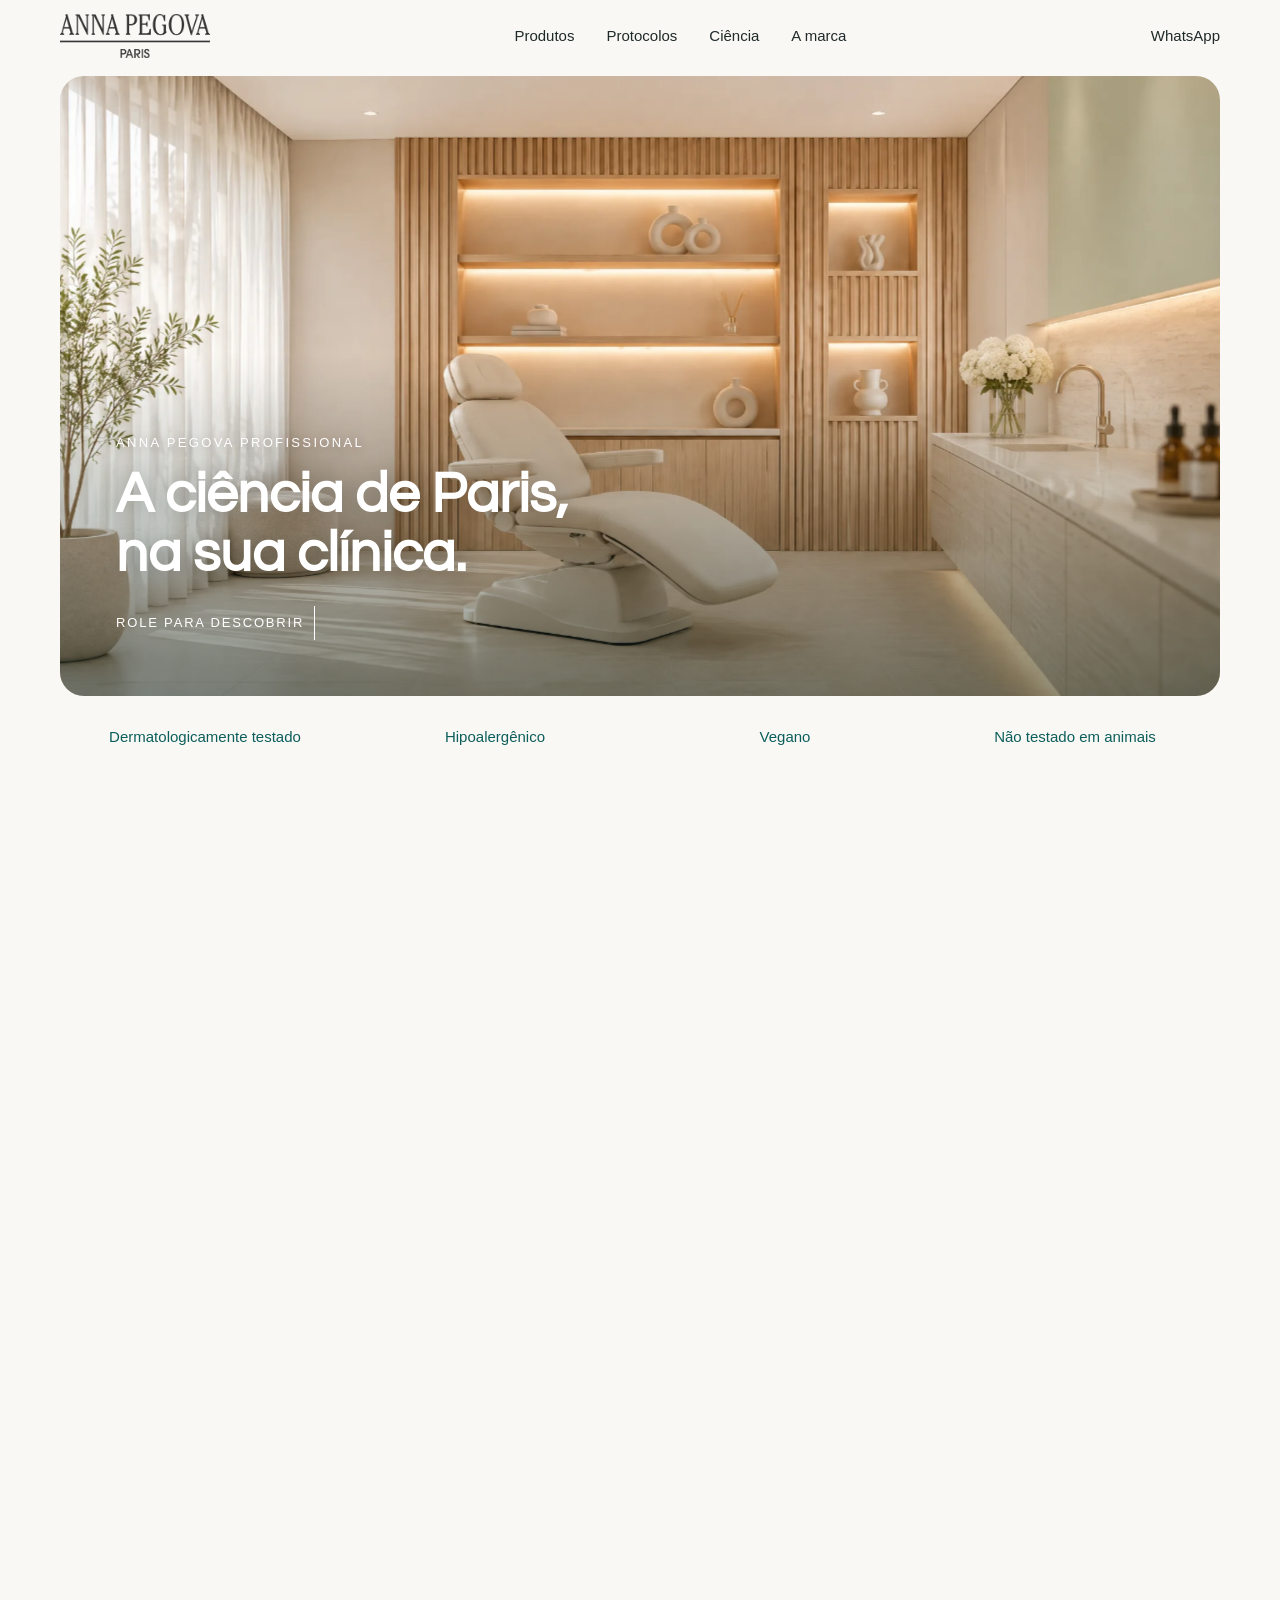
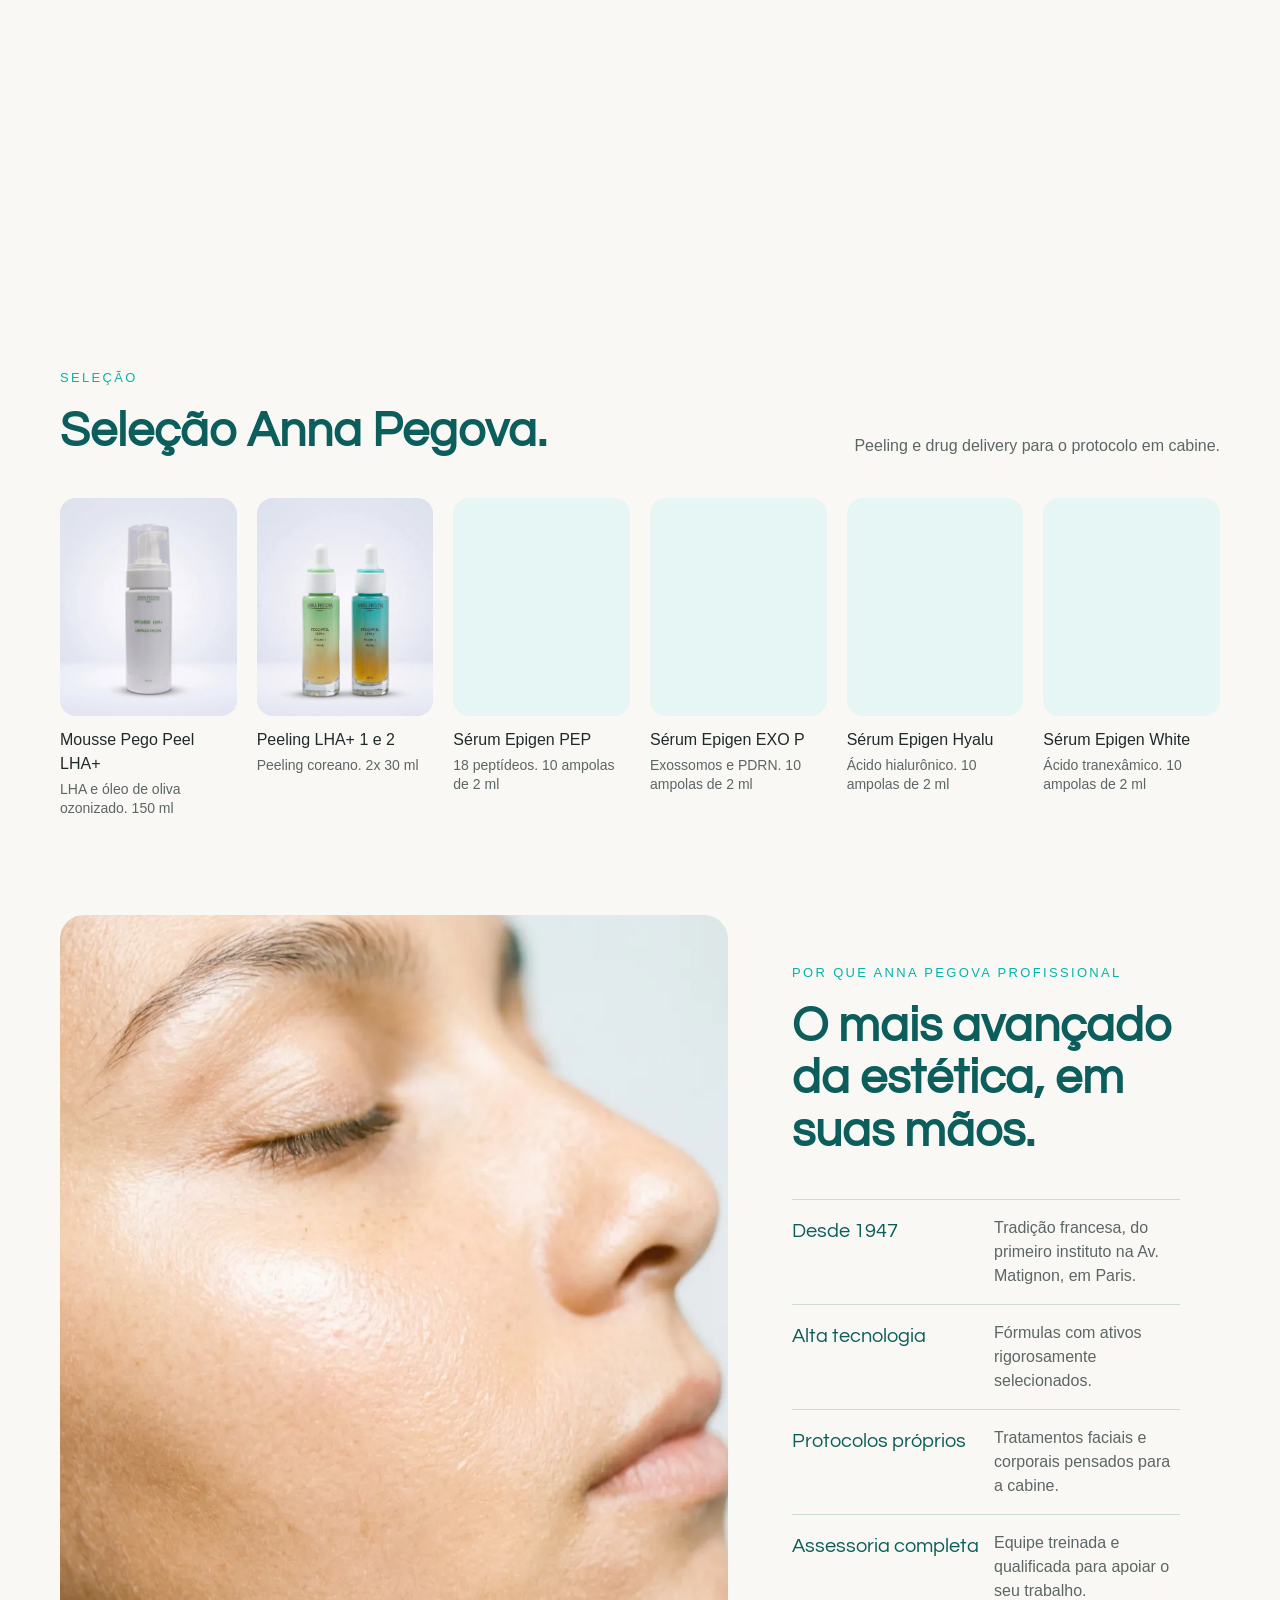
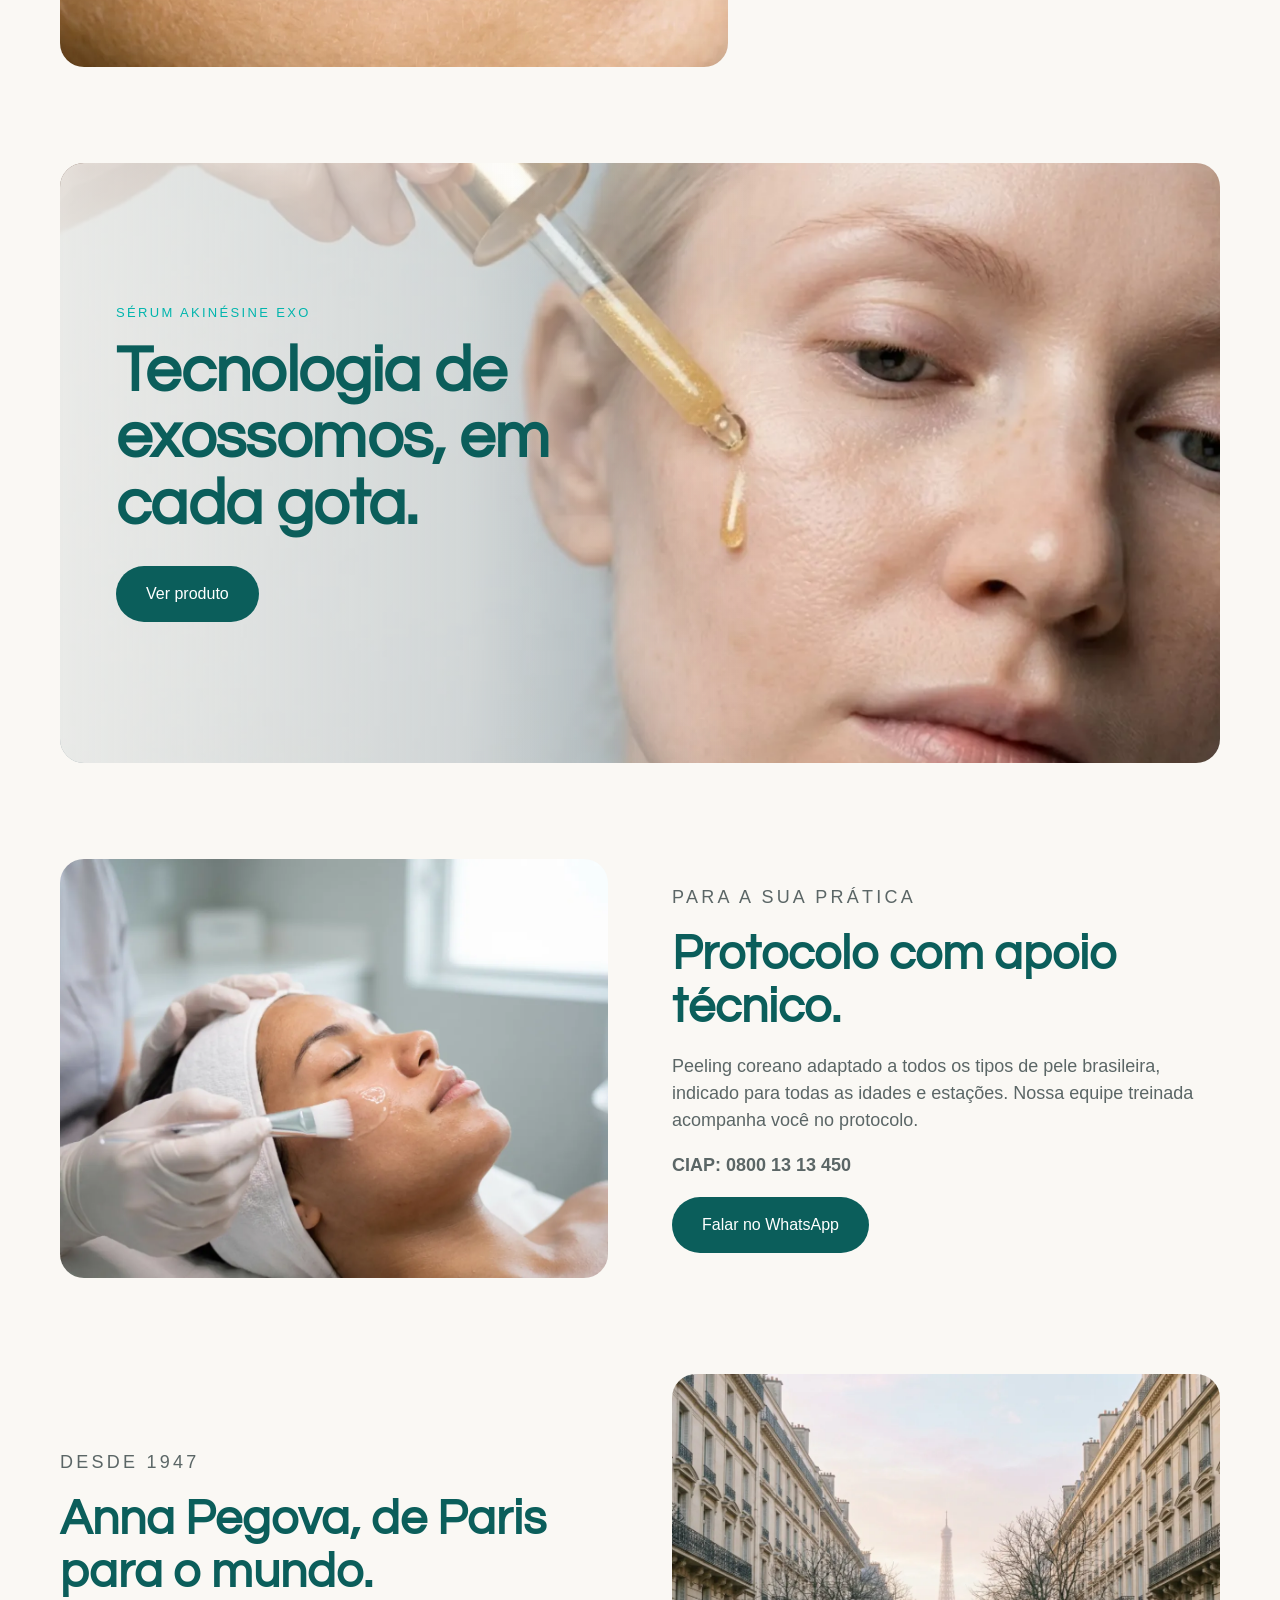
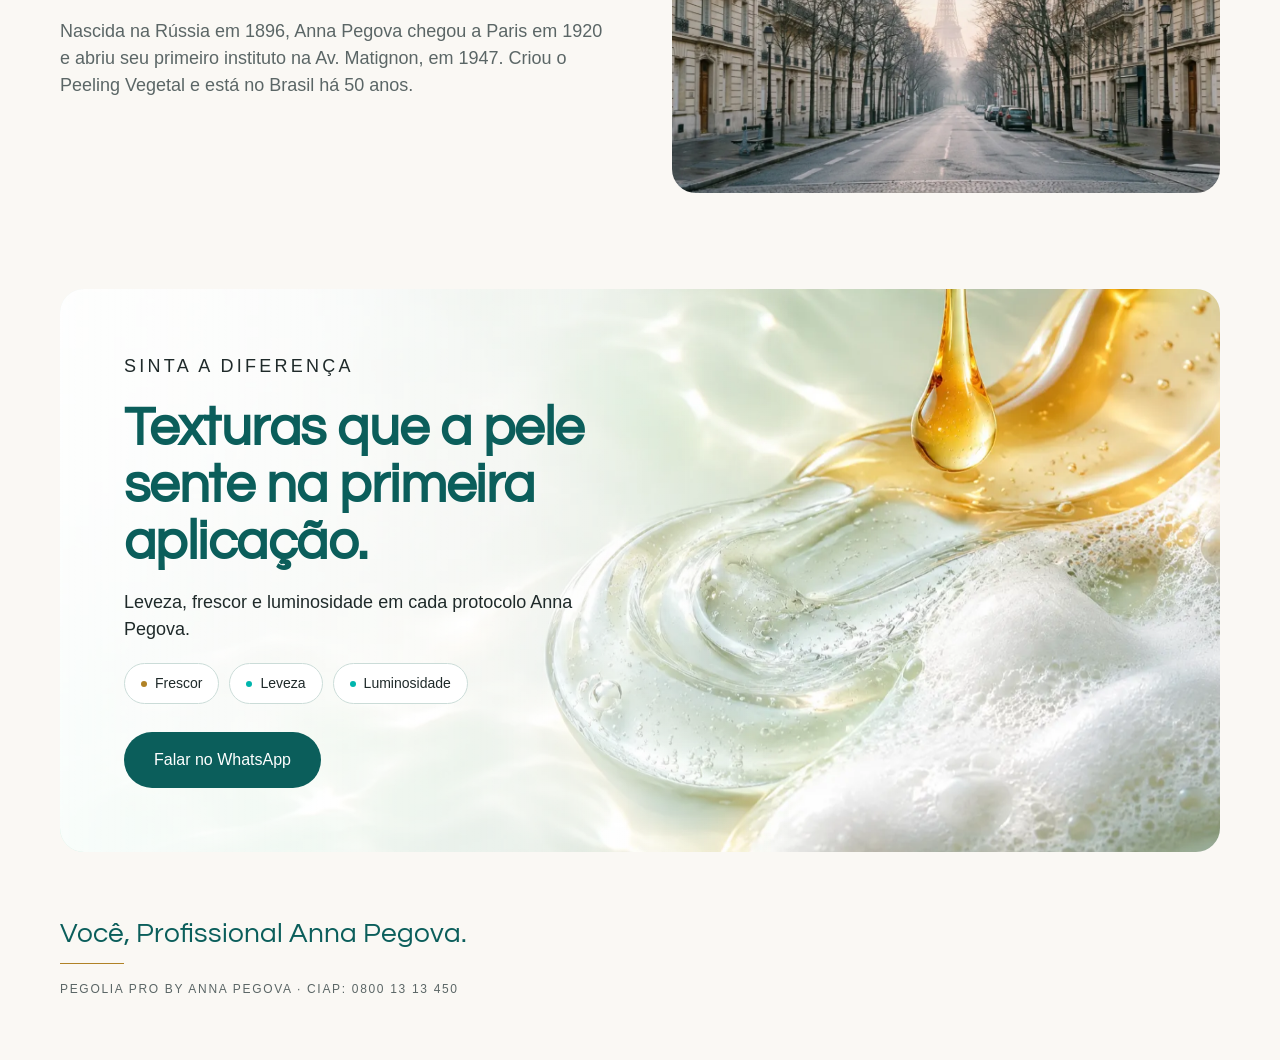
<file: index.html>
<!doctype html>
<html lang="pt-BR">
<head>
<meta charset="utf-8">
<meta name="viewport" content="width=device-width,initial-scale=1">
<title>Anna Pegova Profissional</title>
<meta name="description" content="Dermocosméticos profissionais Anna Pegova: peeling e drug delivery para o protocolo em cabine.">
<link rel="preconnect" href="https://fonts.googleapis.com"><link rel="preconnect" href="https://fonts.gstatic.com" crossorigin>
<link href="https://fonts.googleapis.com/css2?family=Questrial&display=swap" rel="stylesheet">
<link rel="stylesheet" href="css/style.css?v=10">
<link rel="preload" as="image" href="img/logo-anna-pegova.png">
<script>(function(d){d.classList.add('js');try{if(sessionStorage.getItem('ap-intro')==='1'||matchMedia('(prefers-reduced-motion: reduce)').matches)d.classList.add('no-intro')}catch(e){d.classList.add('no-intro')}})(document.documentElement)</script>
</head>
<body>
<div class="intro" aria-hidden="true"><div class="intro__logo"><div class="intro__mark"></div></div><span class="intro__line"></span></div>
<header class="nav"><div class="wrap">
<a class="brand" href="index.html" aria-label="Anna Pegova Profissional"><span class="brand__logo"></span></a>
<nav class="nav__links"><a href="index.html#produtos">Produtos</a><a href="index.html#protocolos">Protocolos</a><a href="index.html#ciencia">Ciência</a><a href="index.html#marca">A marca</a></nav>
<a class="nav__wa" href="https://wa.me/5500000000000" target="_blank" rel="noopener" data-track="whatsapp">WhatsApp</a>
</div></header>
<main>

<section class="ih" id="topo"><div class="ih__stick"><div class="wrap">
<div class="hero ih__card"><div class="ih__media">
<img class="ih__clinic" src="img/clinica.webp" fetchpriority="high" alt="Sala de procedimento de uma clínica de dermatologia premium">
<img class="hero__img ih__woman" src="img/hero.webp" alt="Mulher com pele luminosa tocando o rosto"></div>
<div class="ih__cap" aria-hidden="true"><p class="eyebrow">ANNA PEGOVA PROFISSIONAL</p><p class="ih__capt">A ciência de Paris,<br>na sua clínica.</p><span class="ih__hint">Role para descobrir</span></div>
<div class="hero__body"><p class="eyebrow">PEGO PEEL LHA+ · GLOW GLASS SKIN</p>
<h1 class="h1">Bio-renovação em uma única sessão.</h1>
<p>Esfoliação suave, sem descamação nem vermelhidão.</p><a class="btn" href="https://wa.me/5500000000000" target="_blank" rel="noopener" data-track="whatsapp">Falar no WhatsApp</a>
<div class="hero__chips"><span class="chip">Zero downtime</span><span class="chip">Todas as estações</span></div></div></div>
<div class="selos"><span>Dermatologicamente testado</span><span>Hipoalergênico</span><span>Vegano</span><span>Não testado em animais</span></div>
</div></div></section>

<section class="section" id="produtos"><div class="wrap">
<div class="section__head split-head"><div><p class="eyebrow">SELEÇÃO</p><h2 class="h2">Seleção Anna Pegova.</h2></div>
<p class="muted">Peeling e drug delivery para o protocolo em cabine.</p></div>
<div class="grid6"><a class="card-prod" href="pego-peel-lha.html"><div class="card-prod__img"><img src="img/produto-mousse.webp" alt="Mousse Pego Peel LHA+" loading="lazy" decoding="async"></div><h3>Mousse Pego Peel LHA+</h3><p>LHA e óleo de oliva ozonizado. 150 ml</p></a>
<a class="card-prod" href="pego-peel-lha.html"><div class="card-prod__img"><img src="img/produto-peeling.webp" alt="Peeling LHA+ 1 e 2" loading="lazy" decoding="async"></div><h3>Peeling LHA+ 1 e 2</h3><p>Peeling coreano. 2x 30 ml</p></a>
<a class="card-prod" href="serum-epigen-pep.html"><div class="card-prod__img"><img src="img/produto-pep.webp" alt="Sérum Epigen PEP" loading="lazy" decoding="async"></div><h3>Sérum Epigen PEP</h3><p>18 peptídeos. 10 ampolas de 2 ml</p></a>
<a class="card-prod" href="serum-epigen-exo-p.html"><div class="card-prod__img"><img src="img/produto-exop.webp" alt="Sérum Epigen EXO P" loading="lazy" decoding="async"></div><h3>Sérum Epigen EXO P</h3><p>Exossomos e PDRN. 10 ampolas de 2 ml</p></a>
<a class="card-prod" href="serum-epigen-hyalu.html"><div class="card-prod__img"><img src="img/produto-hyalu.webp" alt="Sérum Epigen Hyalu" loading="lazy" decoding="async"></div><h3>Sérum Epigen Hyalu</h3><p>Ácido hialurônico. 10 ampolas de 2 ml</p></a>
<a class="card-prod" href="serum-epigen-white.html"><div class="card-prod__img"><img src="img/produto-white.webp" alt="Sérum Epigen White" loading="lazy" decoding="async"></div><h3>Sérum Epigen White</h3><p>Ácido tranexâmico. 10 ampolas de 2 ml</p></a></div>
</div></section>

<section class="section" id="marca"><div class="wrap why">
<div class="why__img"><img src="img/gesto.webp" alt="Gesto de cuidado com a pele" loading="lazy" decoding="async"></div>
<div class="why__body"><p class="eyebrow">POR QUE ANNA PEGOVA PROFISSIONAL</p>
<h2 class="h2">O mais avançado da estética, em suas mãos.</h2><div class="why__row"><strong>Desde 1947</strong><span>Tradição francesa, do primeiro instituto na Av. Matignon, em Paris.</span></div><div class="why__row"><strong>Alta tecnologia</strong><span>Fórmulas com ativos rigorosamente selecionados.</span></div><div class="why__row"><strong>Protocolos próprios</strong><span>Tratamentos faciais e corporais pensados para a cabine.</span></div><div class="why__row"><strong>Assessoria completa</strong><span>Equipe treinada e qualificada para apoiar o seu trabalho.</span></div></div>
</div></section>

<section class="section" id="ciencia"><div class="wrap">
<div class="banner"><img class="banner__img" src="img/serum-gota.webp" alt="Gota de sérum" loading="lazy" decoding="async">
<div class="banner__body"><p class="eyebrow">SÉRUM AKINÉSINE EXO</p><h2 class="h1">Tecnologia de exossomos, em cada gota.</h2>
<a class="btn" href="serum-epigen-exo-p.html">Ver produto</a></div></div>
</div></section>

<section class="section" id="protocolos"><div class="wrap duo">
<div class="duo__img"><img src="img/cabine.webp" alt="Protocolo em cabine" loading="lazy" decoding="async"></div>
<div><p class="eyebrow">PARA A SUA PRÁTICA</p><h2 class="h2">Protocolo com apoio técnico.</h2>
<p>Peeling coreano adaptado a todos os tipos de pele brasileira, indicado para todas as idades e estações. Nossa equipe treinada acompanha você no protocolo.</p>
<p><strong>CIAP: 0800 13 13 450</strong></p><a class="btn" href="https://wa.me/5500000000000" target="_blank" rel="noopener" data-track="whatsapp">Falar no WhatsApp</a></div>
</div></section>

<section class="section"><div class="wrap duo">
<div><p class="eyebrow">DESDE 1947</p><h2 class="h2">Anna Pegova, de Paris para o mundo.</h2>
<p>Nascida na Rússia em 1896, Anna Pegova chegou a Paris em 1920 e abriu seu primeiro instituto na Av. Matignon, em 1947. Criou o Peeling Vegetal e está no Brasil há 50 anos.</p></div>
<div class="duo__img"><img src="img/paris.webp" alt="Paris" loading="lazy" decoding="async"></div>
</div></section>

<section class="section"><div class="wrap">
<div class="cta cta--sens"><img class="cta__tex" src="img/textura-geral.webp" alt="" loading="lazy" decoding="async">
<div class="cta__body"><p class="eyebrow">SINTA A DIFERENÇA</p><h2 class="h1">Texturas que a pele sente na primeira aplicação.</h2><p>Leveza, frescor e luminosidade em cada protocolo Anna Pegova.</p>
<div class="cta__chips"><span class="cta__chip"><i></i>Frescor</span><span class="cta__chip"><i></i>Leveza</span><span class="cta__chip"><i></i>Luminosidade</span></div><a class="btn" href="https://wa.me/5500000000000" target="_blank" rel="noopener" data-track="whatsapp">Falar no WhatsApp</a></div></div>
</div></section>

</main>
<footer class="footer"><div class="wrap">
<p class="h3">Você, Profissional Anna Pegova.</p><hr>
<small>PEGOLIA PRO BY ANNA PEGOVA · CIAP: 0800 13 13 450</small>
</div></footer>
<script src="js/site.js?v=7" defer></script>

</body>
</html>
</file>
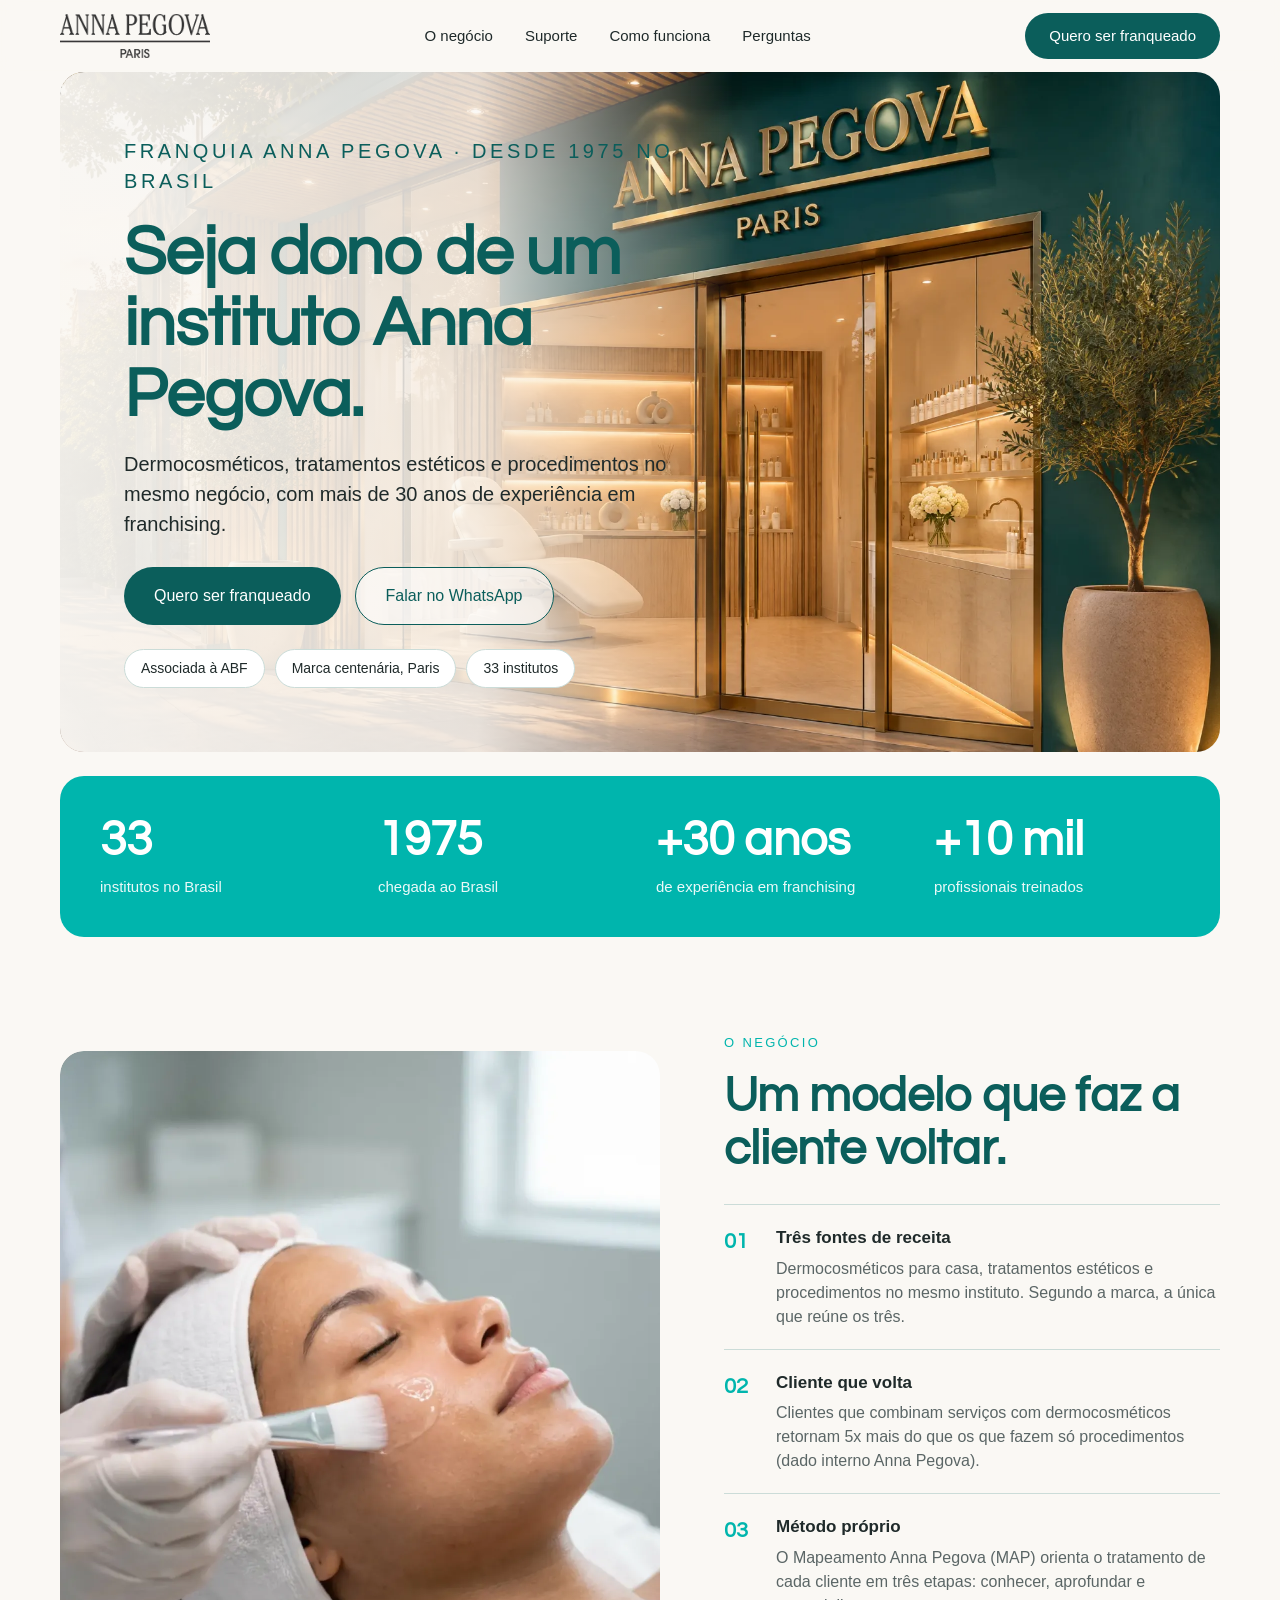
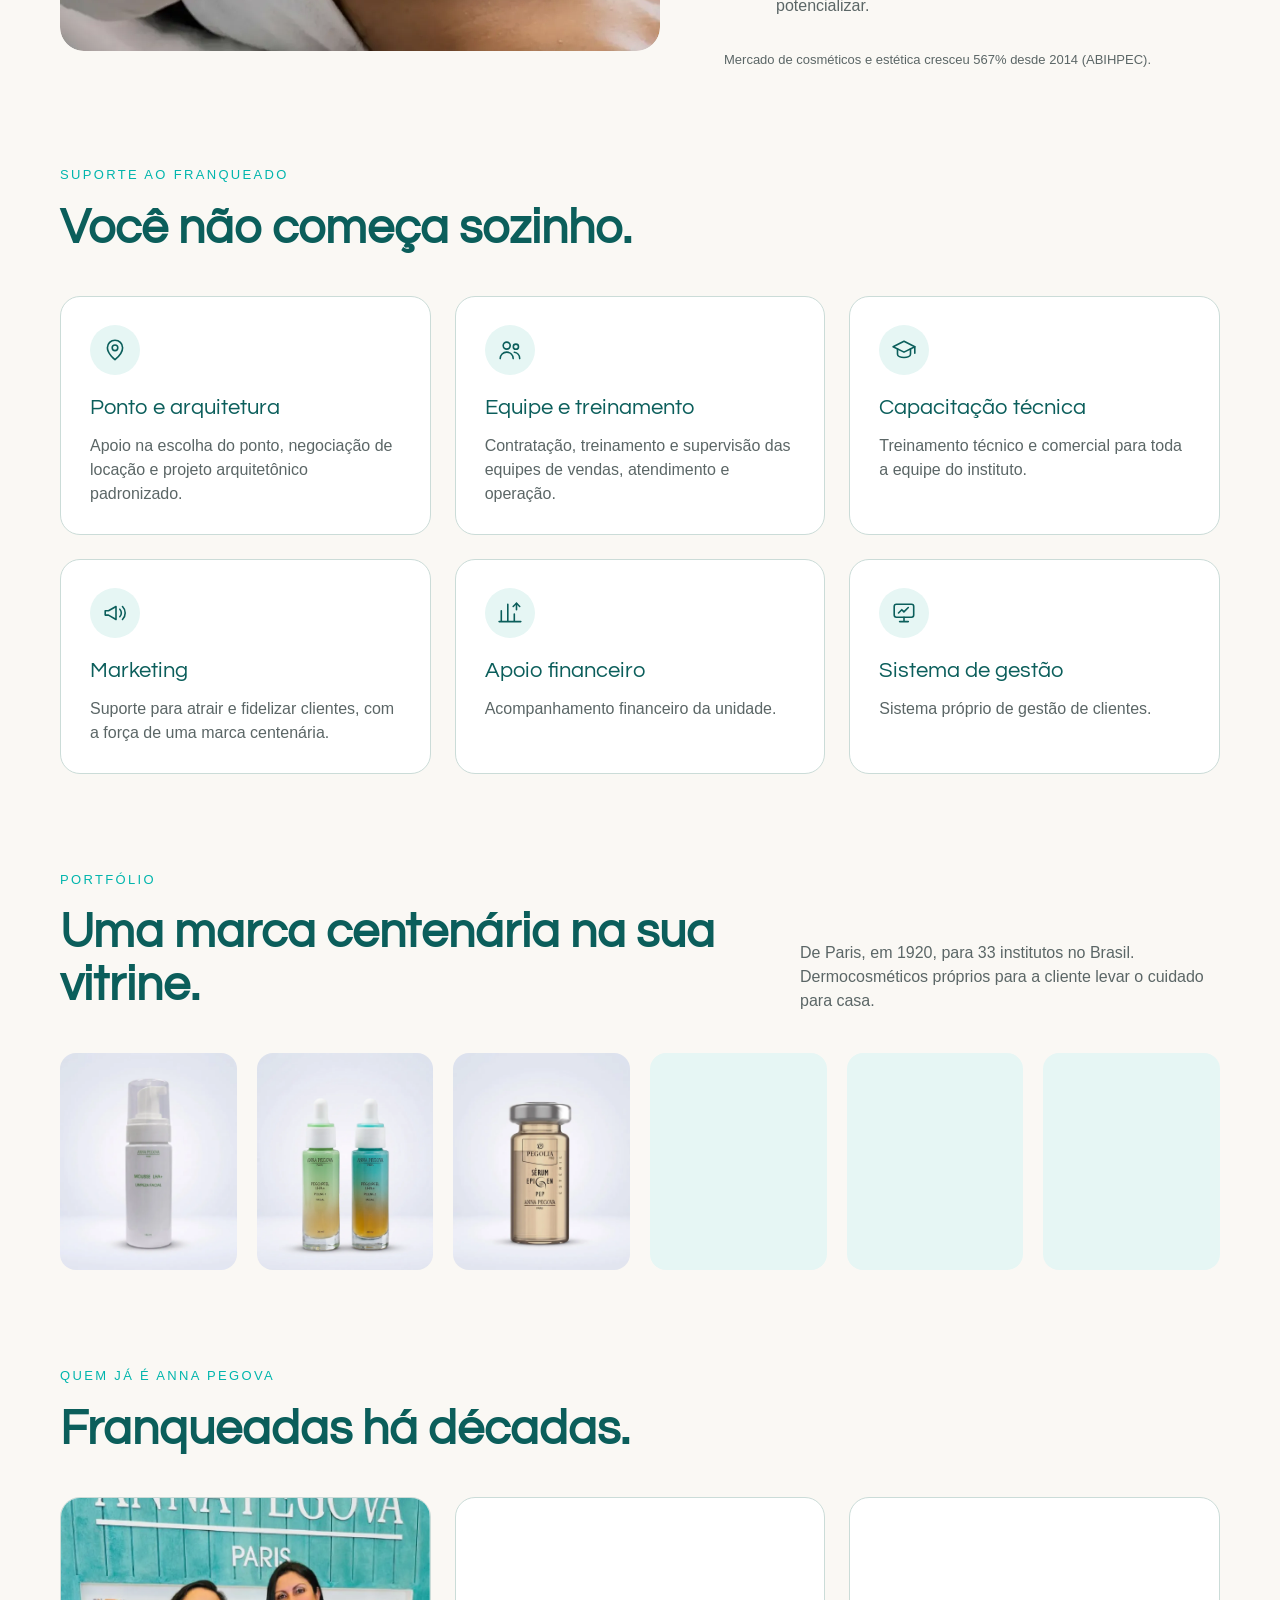
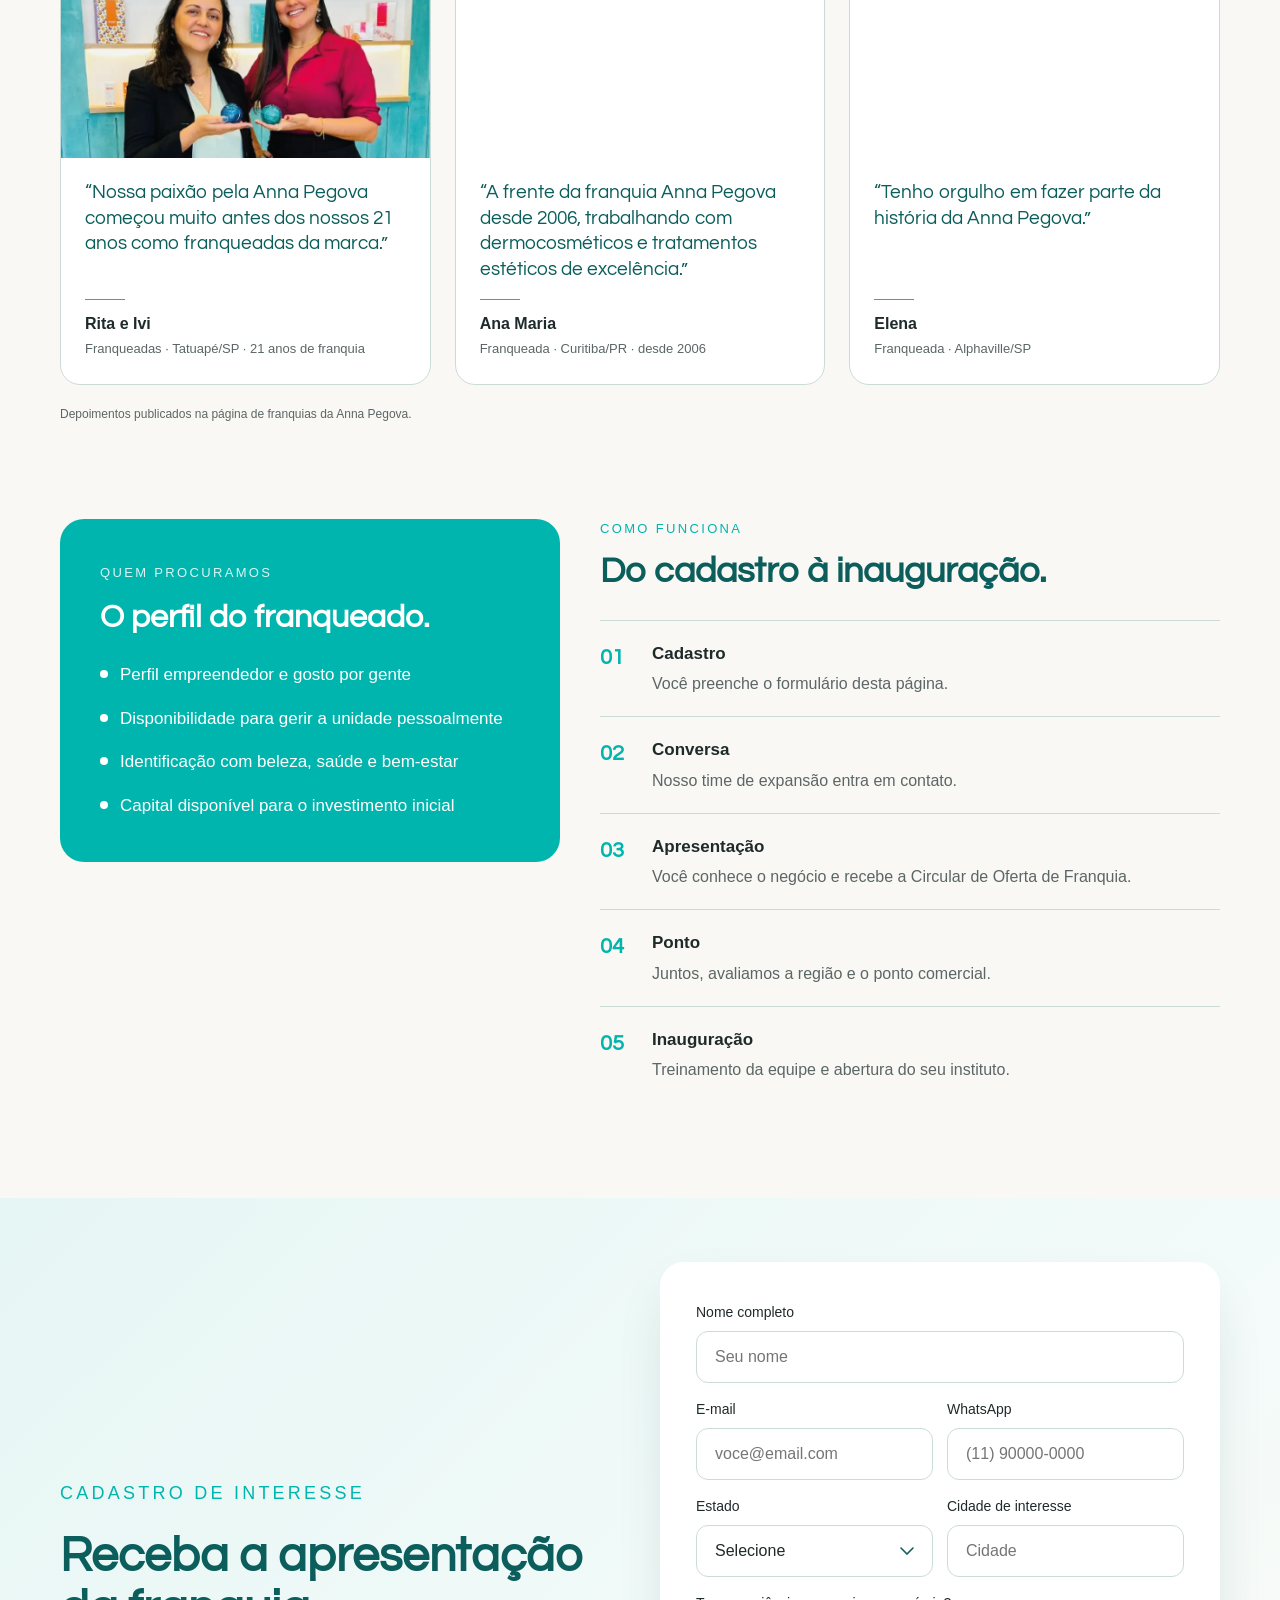
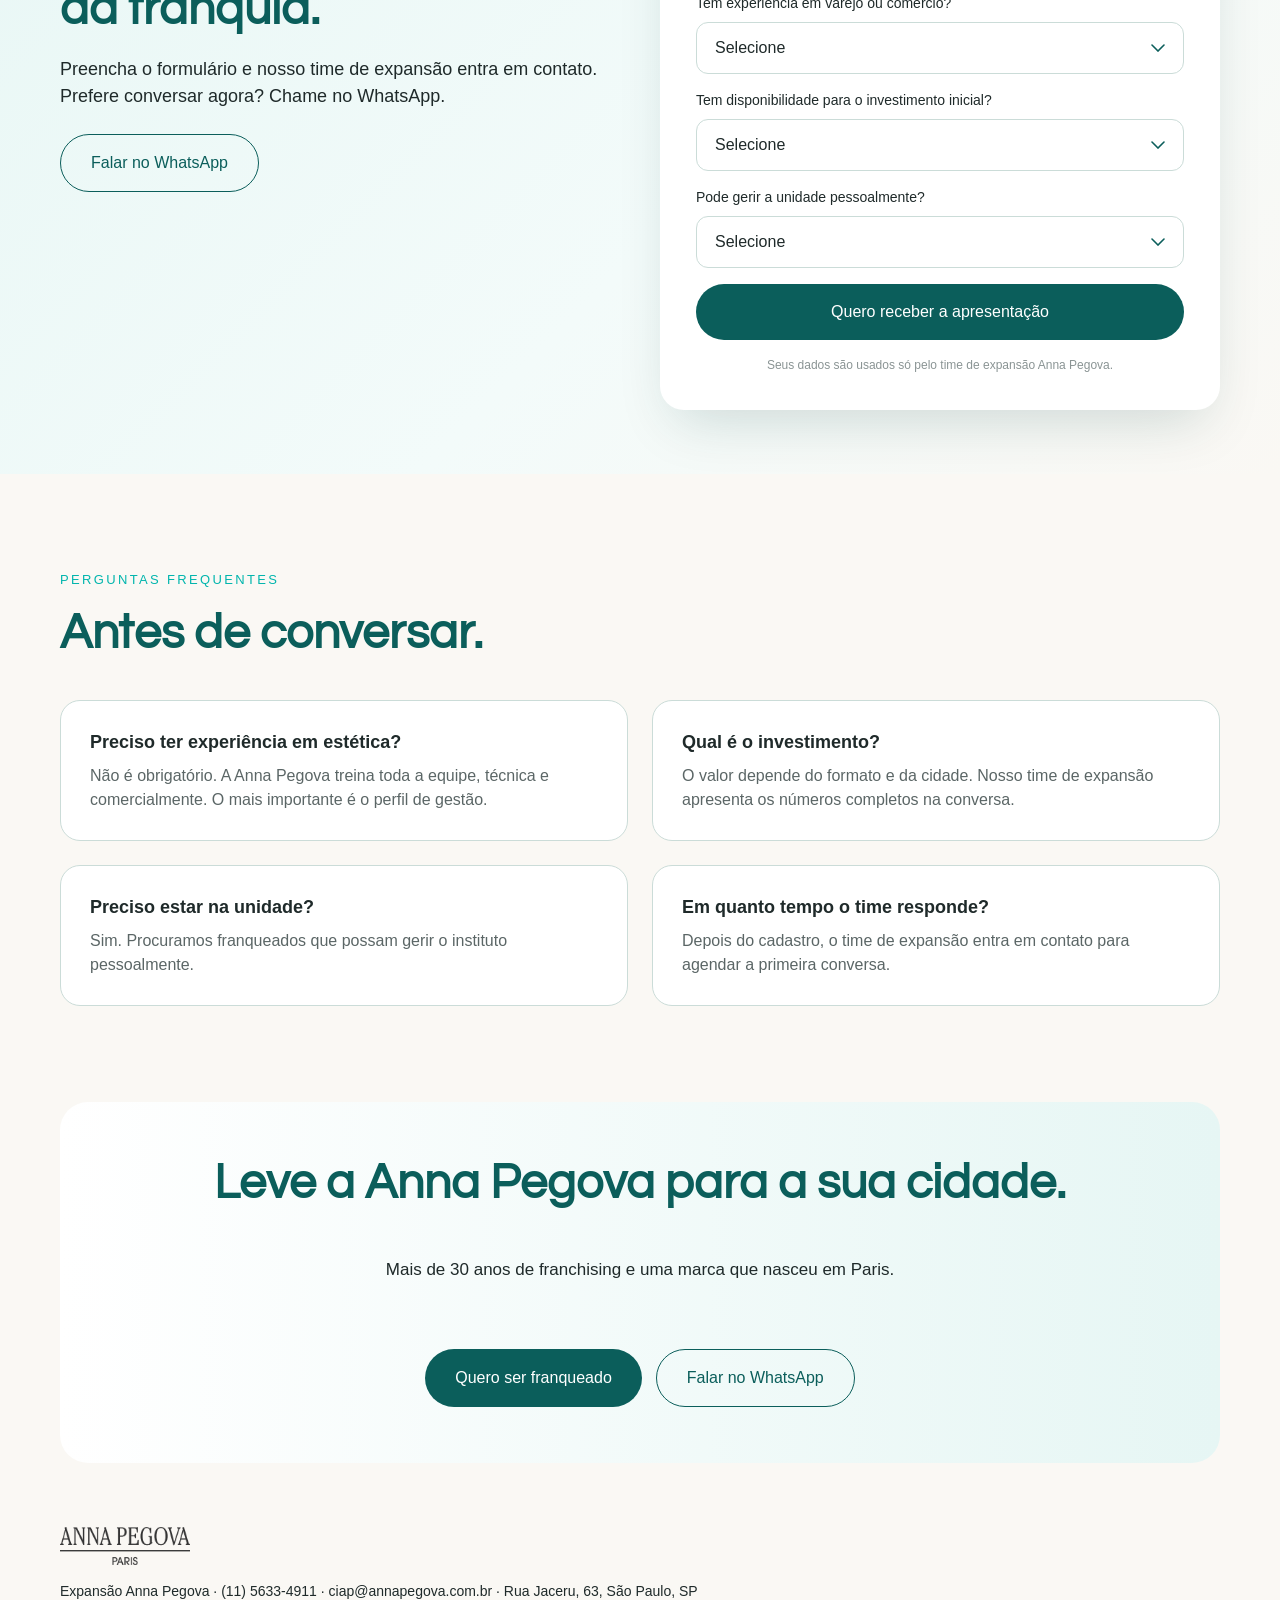
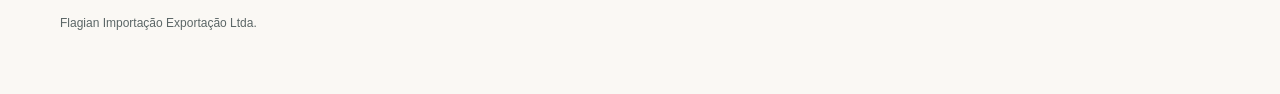
<file: franquia/index.html>
<!doctype html>
<html lang="pt-BR">
<head>
<meta charset="utf-8">
<meta name="viewport" content="width=device-width,initial-scale=1">
<title>Seja um franqueado · Anna Pegova</title>
<meta name="description" content="Franquia Anna Pegova: seja dono de um instituto de dermocosméticos, tratamentos estéticos e procedimentos. Mais de 30 anos de experiência em franchising.">
<link rel="preconnect" href="https://fonts.googleapis.com"><link rel="preconnect" href="https://fonts.gstatic.com" crossorigin>
<link href="https://fonts.googleapis.com/css2?family=Questrial&display=swap" rel="stylesheet">
<link rel="stylesheet" href="../css/style.css?v=11">
<link rel="preload" as="image" href="../img/logo-anna-pegova.png">
<script>(function(d){d.classList.add('js');try{if(sessionStorage.getItem('ap-intro')==='1'||matchMedia('(prefers-reduced-motion: reduce)').matches)d.classList.add('no-intro')}catch(e){d.classList.add('no-intro')}})(document.documentElement)</script>
</head>
<body>
<div class="intro" aria-hidden="true"><div class="intro__logo"><div class="intro__mark"></div></div><span class="intro__line"></span></div>
<header class="nav"><div class="wrap">
<a class="brand" href="#topo" aria-label="Anna Pegova"><span class="brand__logo"></span></a>
<nav class="nav__links"><a href="#negocio">O negócio</a><a href="#suporte">Suporte</a><a href="#como-funciona">Como funciona</a><a href="#perguntas">Perguntas</a></nav>
<a class="btn btn--sm" href="#cadastro">Quero ser franqueado</a>
</div></header>
<main>

<section id="topo"><div class="wrap">
<div class="hero fr-hero"><img class="hero__img" src="../img/franquia-hero.webp" fetchpriority="high" alt="Fachada de um instituto Anna Pegova">
<div class="hero__body"><p class="eyebrow">FRANQUIA ANNA PEGOVA · DESDE 1975 NO BRASIL</p>
<h1 class="h1">Seja dono de um instituto Anna Pegova.</h1>
<p>Dermocosméticos, tratamentos estéticos e procedimentos no mesmo negócio, com mais de 30 anos de experiência em franchising.</p>
<div class="fr-btns"><a class="btn" href="#cadastro">Quero ser franqueado</a><a class="btn btn--line" href="https://wa.me/5511978509788?text=Ol%C3%A1!%20Quero%20saber%20mais%20sobre%20a%20franquia%20Anna%20Pegova." target="_blank" rel="noopener" data-track="whatsapp">Falar no WhatsApp</a></div>
<div class="fr-selos"><span>Associada à ABF</span><span>Marca centenária, Paris</span><span>33 institutos</span></div></div></div>
</div></section>

<section class="section section--tight"><div class="wrap"><div class="nums fr-nums"><div class="num"><strong>33</strong><p>institutos no Brasil</p></div><div class="num"><strong>1975</strong><p>chegada ao Brasil</p></div><div class="num"><strong>+30 anos</strong><p>de experiência em franchising</p></div><div class="num"><strong>+10 mil</strong><p>profissionais treinados</p></div></div></div></section>

<section class="section" id="negocio"><div class="wrap fr-neg">
<div class="fr-neg__img"><img src="../img/franquia-instituto.webp" alt="Atendimento em um instituto Anna Pegova" loading="lazy" decoding="async"></div>
<div><p class="eyebrow">O NEGÓCIO</p><h2 class="h2">Um modelo que faz a cliente voltar.</h2>
<div class="steps"><div class="step"><span>01</span><div><h3>Três fontes de receita</h3><p>Dermocosméticos para casa, tratamentos estéticos e procedimentos no mesmo instituto. Segundo a marca, a única que reúne os três.</p></div></div><div class="step"><span>02</span><div><h3>Cliente que volta</h3><p>Clientes que combinam serviços com dermocosméticos retornam 5x mais do que os que fazem só procedimentos (dado interno Anna Pegova).</p></div></div><div class="step"><span>03</span><div><h3>Método próprio</h3><p>O Mapeamento Anna Pegova (MAP) orienta o tratamento de cada cliente em três etapas: conhecer, aprofundar e potencializar.</p></div></div></div>
<p class="fr-note">Mercado de cosméticos e estética cresceu 567% desde 2014 (ABIHPEC).</p></div>
</div></section>

<section class="section" id="suporte"><div class="wrap">
<div class="section__head"><p class="eyebrow">SUPORTE AO FRANQUEADO</p><h2 class="h2">Você não começa sozinho.</h2></div>
<div class="grid3 fr-sup"><div class="box fr-card"><span class="fr-ico"><svg viewBox="0 0 26 26" width="26" height="26" fill="none" stroke="currentColor" stroke-width="1.6" stroke-linecap="round" stroke-linejoin="round" aria-hidden="true"><path d="M13 22.7S5.4 16.6 5.4 10.8a7.6 7.6 0 0 1 15.2 0c0 5.8-7.6 11.9-7.6 11.9Z"/><circle cx="13" cy="10.8" r="2.8"/></svg></span><h3>Ponto e arquitetura</h3><p>Apoio na escolha do ponto, negociação de locação e projeto arquitetônico padronizado.</p></div><div class="box fr-card"><span class="fr-ico"><svg viewBox="0 0 26 26" width="26" height="26" fill="none" stroke="currentColor" stroke-width="1.6" stroke-linecap="round" stroke-linejoin="round" aria-hidden="true"><circle cx="9.7" cy="8.6" r="3.5"/><path d="M3.2 21.6c0-3.6 2.9-6.5 6.5-6.5s6.5 2.9 6.5 6.5"/><circle cx="18.9" cy="9.7" r="2.6"/><path d="M17.3 15.3c3 .4 5.4 2.9 5.4 6.3"/></svg></span><h3>Equipe e treinamento</h3><p>Contratação, treinamento e supervisão das equipes de vendas, atendimento e operação.</p></div><div class="box fr-card"><span class="fr-ico"><svg viewBox="0 0 26 26" width="26" height="26" fill="none" stroke="currentColor" stroke-width="1.6" stroke-linecap="round" stroke-linejoin="round" aria-hidden="true"><path d="M2.1 9.7 13 4.3l10.8 5.4L13 15.1 2.1 9.7Z"/><path d="M6.5 11.9v5.4c0 1.8 2.9 3.2 6.5 3.2s6.5-1.4 6.5-3.2v-5.4"/><path d="M23.8 9.7v6.5"/></svg></span><h3>Capacitação técnica</h3><p>Treinamento técnico e comercial para toda a equipe do instituto.</p></div><div class="box fr-card"><span class="fr-ico"><svg viewBox="0 0 26 26" width="26" height="26" fill="none" stroke="currentColor" stroke-width="1.6" stroke-linecap="round" stroke-linejoin="round" aria-hidden="true"><path d="M3.2 10.8v4.3h3.3l7.5 4.4v-13l-7.5 4.3H3.2Z"/><path d="M17.8 9.2a5.3 5.3 0 0 1 0 7.5"/><path d="M20.5 6.5a9.2 9.2 0 0 1 0 13"/></svg></span><h3>Marketing</h3><p>Suporte para atrair e fidelizar clientes, com a força de uma marca centenária.</p></div><div class="box fr-card"><span class="fr-ico"><svg viewBox="0 0 26 26" width="26" height="26" fill="none" stroke="currentColor" stroke-width="1.6" stroke-linecap="round" stroke-linejoin="round" aria-hidden="true"><path d="M4.3 21.6V10.8M10.8 21.6V4.3M17.3 21.6V14M23.8 21.6H2.1"/><path d="m16.2 6.5 3.3-3.3 3.2 3.3"/><path d="M19.5 3.2v6.5"/></svg></span><h3>Apoio financeiro</h3><p>Acompanhamento financeiro da unidade.</p></div><div class="box fr-card"><span class="fr-ico"><svg viewBox="0 0 26 26" width="26" height="26" fill="none" stroke="currentColor" stroke-width="1.6" stroke-linecap="round" stroke-linejoin="round" aria-hidden="true"><rect x="3.2" y="4.3" width="19.5" height="13" rx="2.2"/><path d="M8.6 21.6h8.7M13 17.3v4.3"/><path d="m7.5 13 3.3-3.3 2.1 2.2 4.4-4.4"/></svg></span><h3>Sistema de gestão</h3><p>Sistema próprio de gestão de clientes.</p></div></div>
</div></section>

<section class="section"><div class="wrap">
<div class="section__head split-head"><div><p class="eyebrow">PORTFÓLIO</p><h2 class="h2">Uma marca centenária na sua vitrine.</h2></div>
<p class="muted fr-side">De Paris, em 1920, para 33 institutos no Brasil. Dermocosméticos próprios para a cliente levar o cuidado para casa.</p></div>
<div class="grid6"><div class="card-prod"><div class="card-prod__img"><img src="../img/produto-mousse.webp" alt="" loading="lazy" decoding="async"></div></div><div class="card-prod"><div class="card-prod__img"><img src="../img/produto-peeling.webp" alt="" loading="lazy" decoding="async"></div></div><div class="card-prod"><div class="card-prod__img"><img src="../img/produto-pep.webp" alt="" loading="lazy" decoding="async"></div></div><div class="card-prod"><div class="card-prod__img"><img src="../img/produto-exop.webp" alt="" loading="lazy" decoding="async"></div></div><div class="card-prod"><div class="card-prod__img"><img src="../img/produto-hyalu.webp" alt="" loading="lazy" decoding="async"></div></div><div class="card-prod"><div class="card-prod__img"><img src="../img/produto-white.webp" alt="" loading="lazy" decoding="async"></div></div></div>
</div></section>

<section class="section"><div class="wrap">
<div class="section__head"><p class="eyebrow">QUEM JÁ É ANNA PEGOVA</p><h2 class="h2">Franqueadas há décadas.</h2></div>
<div class="grid3"><figure class="fr-dep"><img src="../img/franqueada-rita-ivi.webp" alt="Rita e Ivi, franqueada Anna Pegova" loading="lazy" decoding="async"><blockquote>“Nossa paixão pela Anna Pegova começou muito antes dos nossos 21 anos como franqueadas da marca.”</blockquote><figcaption><b>Rita e Ivi</b><span>Franqueadas · Tatuapé/SP · 21 anos de franquia</span></figcaption></figure><figure class="fr-dep"><img src="../img/franqueada-ana-maria.webp" alt="Ana Maria, franqueada Anna Pegova" loading="lazy" decoding="async"><blockquote>“A frente da franquia Anna Pegova desde 2006, trabalhando com dermocosméticos e tratamentos estéticos de excelência.”</blockquote><figcaption><b>Ana Maria</b><span>Franqueada · Curitiba/PR · desde 2006</span></figcaption></figure><figure class="fr-dep"><img src="../img/franqueada-elena.webp" alt="Elena, franqueada Anna Pegova" loading="lazy" decoding="async"><blockquote>“Tenho orgulho em fazer parte da história da Anna Pegova.”</blockquote><figcaption><b>Elena</b><span>Franqueada · Alphaville/SP</span></figcaption></figure></div>
<p class="fr-fonte">Depoimentos publicados na página de franquias da Anna Pegova.</p>
</div></section>

<section class="section" id="como-funciona"><div class="wrap fr-pp">
<div class="fr-perfil"><p class="eyebrow">QUEM PROCURAMOS</p><h2 class="h3">O perfil do franqueado.</h2><ul><li>Perfil empreendedor e gosto por gente</li><li>Disponibilidade para gerir a unidade pessoalmente</li><li>Identificação com beleza, saúde e bem-estar</li><li>Capital disponível para o investimento inicial</li></ul></div>
<div><p class="eyebrow">COMO FUNCIONA</p><h2 class="h2 fr-h2s">Do cadastro à inauguração.</h2>
<div class="steps"><div class="step"><span>01</span><div><h3>Cadastro</h3><p>Você preenche o formulário desta página.</p></div></div><div class="step"><span>02</span><div><h3>Conversa</h3><p>Nosso time de expansão entra em contato.</p></div></div><div class="step"><span>03</span><div><h3>Apresentação</h3><p>Você conhece o negócio e recebe a Circular de Oferta de Franquia.</p></div></div><div class="step"><span>04</span><div><h3>Ponto</h3><p>Juntos, avaliamos a região e o ponto comercial.</p></div></div><div class="step"><span>05</span><div><h3>Inauguração</h3><p>Treinamento da equipe e abertura do seu instituto.</p></div></div></div></div>
</div></section>

<section class="fr-cad" id="cadastro"><div class="wrap fr-cad__in">
<div class="fr-cad__txt"><p class="eyebrow">CADASTRO DE INTERESSE</p><h2 class="h2">Receba a apresentação da franquia.</h2>
<p>Preencha o formulário e nosso time de expansão entra em contato. Prefere conversar agora? Chame no WhatsApp.</p><a class="btn btn--line" href="https://wa.me/5511978509788?text=Ol%C3%A1!%20Quero%20saber%20mais%20sobre%20a%20franquia%20Anna%20Pegova." target="_blank" rel="noopener" data-track="whatsapp">Falar no WhatsApp</a></div>
<div class="fr-cad__box">
<form class="ev-form fr-form" id="franquia" novalidate>
<label>Nome completo<input name="nome" autocomplete="name" required placeholder="Seu nome"></label>
<div class="fr-row"><label>E-mail<input name="email" type="email" autocomplete="email" required placeholder="voce@email.com"></label>
<label>WhatsApp<input name="whatsapp" type="tel" inputmode="tel" autocomplete="tel" required placeholder="(11) 90000-0000"></label></div>
<div class="fr-row"><label>Estado<select name="estado" required><option value="">Selecione</option><option value="AC">Acre</option><option value="AL">Alagoas</option><option value="AP">Amapá</option><option value="AM">Amazonas</option><option value="BA">Bahia</option><option value="CE">Ceará</option><option value="DF">Distrito Federal</option><option value="ES">Espírito Santo</option><option value="GO">Goiás</option><option value="MA">Maranhão</option><option value="MT">Mato Grosso</option><option value="MS">Mato Grosso do Sul</option><option value="MG">Minas Gerais</option><option value="PA">Pará</option><option value="PB">Paraíba</option><option value="PR">Paraná</option><option value="PE">Pernambuco</option><option value="PI">Piauí</option><option value="RJ">Rio de Janeiro</option><option value="RN">Rio Grande do Norte</option><option value="RS">Rio Grande do Sul</option><option value="RO">Rondônia</option><option value="RR">Roraima</option><option value="SC">Santa Catarina</option><option value="SP">São Paulo</option><option value="SE">Sergipe</option><option value="TO">Tocantins</option></select></label>
<label>Cidade de interesse<input name="cidade" autocomplete="address-level2" required placeholder="Cidade"></label></div>
<label>Tem experiência em varejo ou comércio?<select name="experiencia" required><option value="">Selecione</option><option>Sim</option><option>Não</option></select></label>
<label>Tem disponibilidade para o investimento inicial?<select name="investimento" required><option value="">Selecione</option><option>Sim</option><option>Não</option></select></label>
<label>Pode gerir a unidade pessoalmente?<select name="gestao" required><option value="">Selecione</option><option>Sim</option><option>Não</option></select></label>
<input class="ev-hp" name="site" tabindex="-1" autocomplete="off" aria-hidden="true">
<p class="ev-erro" role="alert" hidden></p>
<button class="btn" type="submit">Quero receber a apresentação</button>
<p class="ev-safe">Seus dados são usados só pelo time de expansão Anna Pegova.</p>
</form>
<div class="ev-ok fr-ok" hidden><p class="eyebrow">CADASTRO RECEBIDO</p><h2 class="h3 ev-form__t">Obrigado pelo interesse.</h2><p class="ev-form__s">Nosso time de expansão vai entrar em contato para agendar a primeira conversa.</p><a class="btn btn--line" href="https://wa.me/5511978509788?text=Ol%C3%A1!%20Quero%20saber%20mais%20sobre%20a%20franquia%20Anna%20Pegova." target="_blank" rel="noopener" data-track="whatsapp">Falar no WhatsApp</a></div>
</div></div></section>

<section class="section" id="perguntas"><div class="wrap">
<div class="section__head"><p class="eyebrow">PERGUNTAS FREQUENTES</p><h2 class="h2">Antes de conversar.</h2></div>
<div class="grid2"><div class="box fr-faq"><h3>Preciso ter experiência em estética?</h3><p>Não é obrigatório. A Anna Pegova treina toda a equipe, técnica e comercialmente. O mais importante é o perfil de gestão.</p></div><div class="box fr-faq"><h3>Qual é o investimento?</h3><p>O valor depende do formato e da cidade. Nosso time de expansão apresenta os números completos na conversa.</p></div><div class="box fr-faq"><h3>Preciso estar na unidade?</h3><p>Sim. Procuramos franqueados que possam gerir o instituto pessoalmente.</p></div><div class="box fr-faq"><h3>Em quanto tempo o time responde?</h3><p>Depois do cadastro, o time de expansão entra em contato para agendar a primeira conversa.</p></div></div>
</div></section>

<section class="section"><div class="wrap"><div class="final final--center fr-final">
<h2 class="h2">Leve a Anna Pegova para a sua cidade.</h2><p>Mais de 30 anos de franchising e uma marca que nasceu em Paris.</p>
<div class="fr-btns"><a class="btn" href="#cadastro">Quero ser franqueado</a><a class="btn btn--line" href="https://wa.me/5511978509788?text=Ol%C3%A1!%20Quero%20saber%20mais%20sobre%20a%20franquia%20Anna%20Pegova." target="_blank" rel="noopener" data-track="whatsapp">Falar no WhatsApp</a></div></div></div></section>
<script>window.FRANQUIA_ENDPOINT='https://script.google.com/macros/s/AKfycbxq4CwSrwKO6voBHOr6pb14fSKE00mDeOXmxmMzyb4BlAa6Ivh0TGKfhrvtoUjfQ7KT/exec';</script>
<script src="../js/franquia.js?v=1" defer></script>

</main>
<footer class="footer fr-foot"><div class="wrap">
<span class="brand__logo"></span>
<p>Expansão Anna Pegova · <a href="tel:+551156334911">(11) 5633-4911</a> · <a href="mailto:ciap@annapegova.com.br">ciap@annapegova.com.br</a> · Rua Jaceru, 63, São Paulo, SP</p>
<small>Flagian Importação Exportação Ltda.</small>
</div></footer>
<script src="../js/site.js?v=7" defer></script>

</body>
</html>
</file>
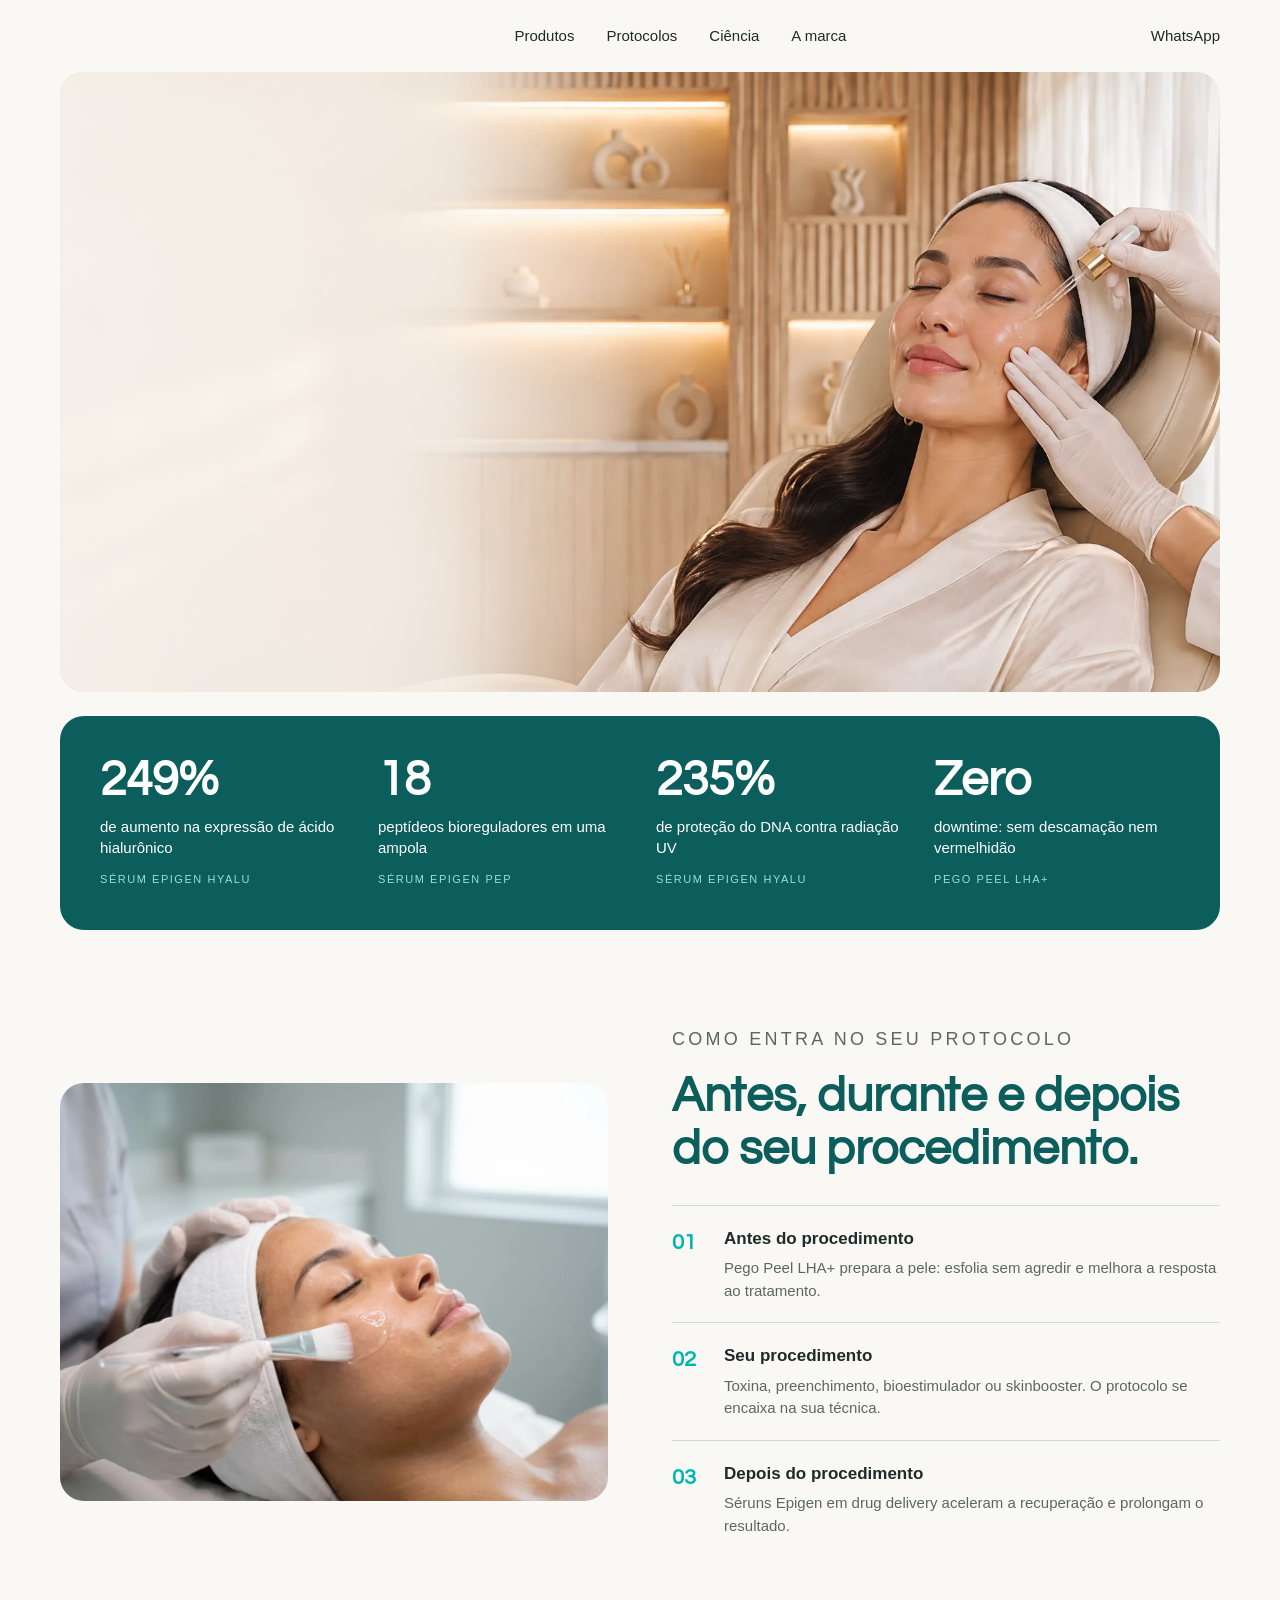
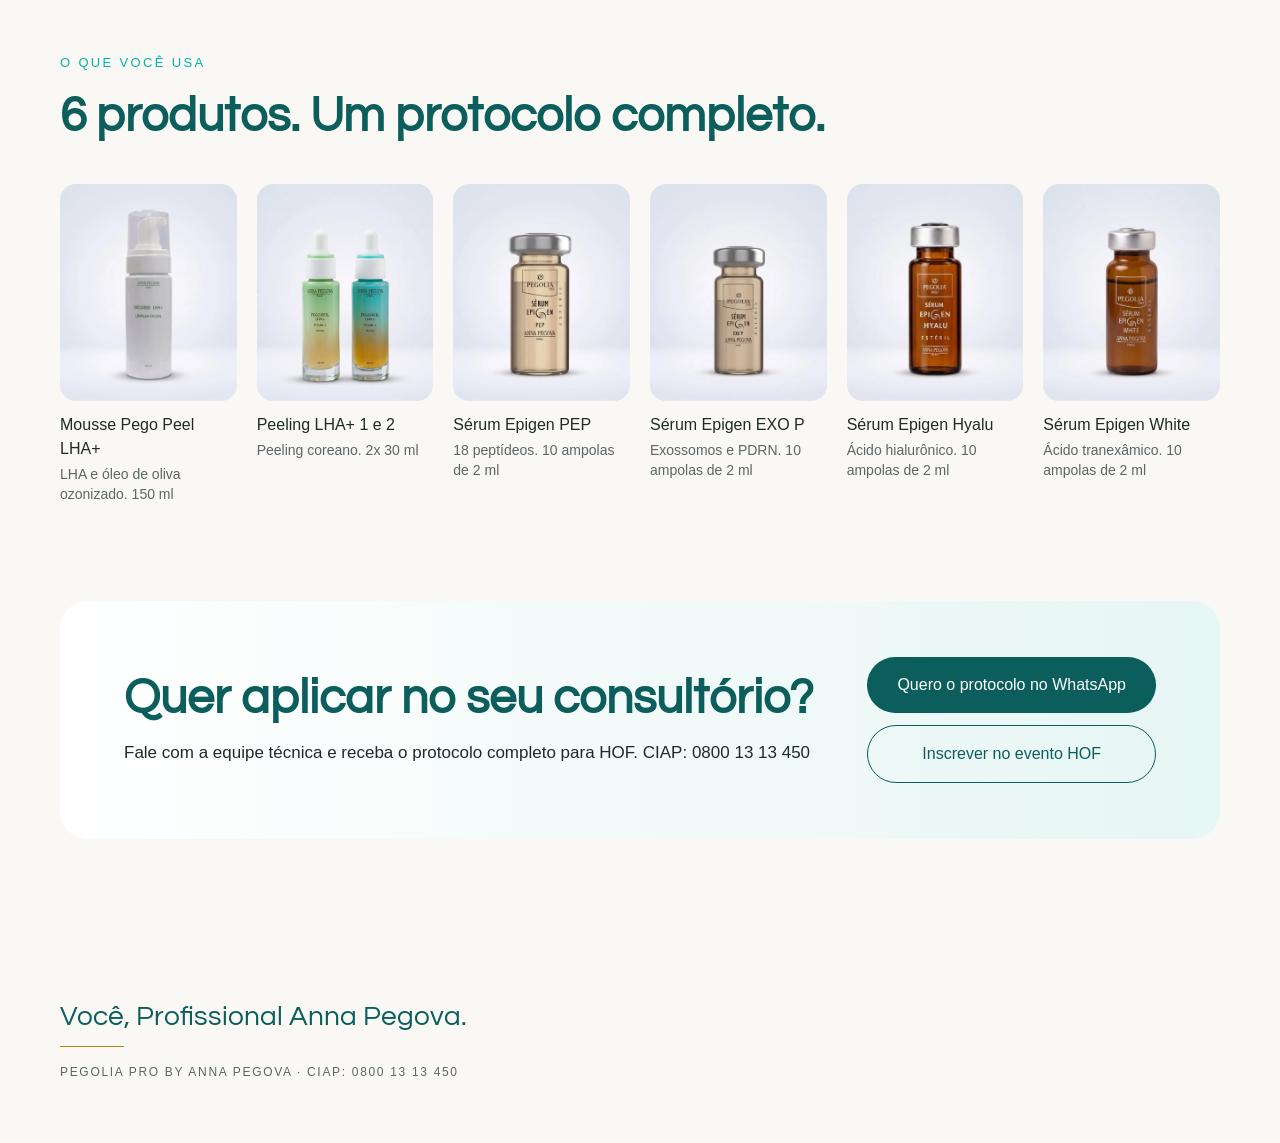
<file: hof/index.html>
<!doctype html>
<html lang="pt-BR">
<head>
<meta charset="utf-8">
<meta name="viewport" content="width=device-width,initial-scale=1">
<title>Anna Pegova Profissional para HOF</title>
<meta name="description" content="Protocolos Pegolia Pro para dentistas que fazem harmonização orofacial e estética facial.">
<link rel="preconnect" href="https://fonts.googleapis.com"><link rel="preconnect" href="https://fonts.gstatic.com" crossorigin>
<link href="https://fonts.googleapis.com/css2?family=Questrial&display=swap" rel="stylesheet">
<link rel="stylesheet" href="../css/style.css?v=11">
<link rel="preload" as="image" href="../img/logo-anna-pegova.png">
<script>(function(d){d.classList.add('js');try{if(sessionStorage.getItem('ap-intro')==='1'||matchMedia('(prefers-reduced-motion: reduce)').matches)d.classList.add('no-intro')}catch(e){d.classList.add('no-intro')}})(document.documentElement)</script>
</head>
<body>
<div class="intro" aria-hidden="true"><div class="intro__logo"><div class="intro__mark"></div></div><span class="intro__line"></span></div>
<header class="nav"><div class="wrap">
<a class="brand" href="../index.html" aria-label="Anna Pegova Profissional"><span class="brand__logo"></span></a>
<nav class="nav__links"><a href="../index.html#produtos">Produtos</a><a href="../index.html#protocolos">Protocolos</a><a href="../index.html#ciencia">Ciência</a><a href="../index.html#marca">A marca</a></nav>
<a class="nav__wa" href="https://wa.me/5500000000000" target="_blank" rel="noopener" data-track="whatsapp">WhatsApp</a>
</div></header>
<main>

<section><div class="wrap">
<div class="hero hero--hof"><img class="hero__img" src="../img/hof-hero.webp" fetchpriority="high" alt="Paciente reclinada na cadeira recebendo aplicação de sérum no rosto">
<div class="hero__body"><p class="eyebrow">PARA DENTISTAS QUE FAZEM HOF</p>
<h1 class="h1">Mais resultado em cada procedimento.</h1>
<p>Protocolos Pegolia Pro que preparam a pele antes e aceleram a recuperação depois.</p><a class="btn" href="https://wa.me/5500000000000" target="_blank" rel="noopener" data-track="whatsapp">Quero o protocolo no WhatsApp</a></div></div>
</div></section>

<section class="section section--tight"><div class="wrap"><div class="nums"><div class="num"><strong>249%</strong><p>de aumento na expressão de ácido hialurônico</p><small>SÉRUM EPIGEN HYALU</small></div><div class="num"><strong>18</strong><p>peptídeos bioreguladores em uma ampola</p><small>SÉRUM EPIGEN PEP</small></div><div class="num"><strong>235%</strong><p>de proteção do DNA contra radiação UV</p><small>SÉRUM EPIGEN HYALU</small></div><div class="num"><strong>Zero</strong><p>downtime: sem descamação nem vermelhidão</p><small>PEGO PEEL LHA+</small></div></div></div></section>

<section class="section" id="protocolo"><div class="wrap duo steps-wrap">
<div class="duo__img"><img src="../img/cabine.webp" alt="Aplicação de protocolo em consultório" loading="lazy" decoding="async"></div>
<div><p class="eyebrow">COMO ENTRA NO SEU PROTOCOLO</p><h2 class="h2">Antes, durante e depois do seu procedimento.</h2>
<div class="steps"><div class="step"><span>01</span><div><h3>Antes do procedimento</h3><p>Pego Peel LHA+ prepara a pele: esfolia sem agredir e melhora a resposta ao tratamento.</p></div></div><div class="step"><span>02</span><div><h3>Seu procedimento</h3><p>Toxina, preenchimento, bioestimulador ou skinbooster. O protocolo se encaixa na sua técnica.</p></div></div><div class="step"><span>03</span><div><h3>Depois do procedimento</h3><p>Séruns Epigen em drug delivery aceleram a recuperação e prolongam o resultado.</p></div></div></div></div>
</div></section>

<section class="section" id="produtos"><div class="wrap">
<div class="section__head"><p class="eyebrow">O QUE VOCÊ USA</p><h2 class="h2">6 produtos. Um protocolo completo.</h2></div>
<div class="grid6"><a class="card-prod" href="../pego-peel-lha.html"><div class="card-prod__img"><img src="../img/produto-mousse.webp" alt="Mousse Pego Peel LHA+" loading="lazy" decoding="async"></div><h3>Mousse Pego Peel LHA+</h3><p>LHA e óleo de oliva ozonizado. 150 ml</p></a>
<a class="card-prod" href="../pego-peel-lha.html"><div class="card-prod__img"><img src="../img/produto-peeling.webp" alt="Peeling LHA+ 1 e 2" loading="lazy" decoding="async"></div><h3>Peeling LHA+ 1 e 2</h3><p>Peeling coreano. 2x 30 ml</p></a>
<a class="card-prod" href="../serum-epigen-pep.html"><div class="card-prod__img"><img src="../img/produto-pep.webp" alt="Sérum Epigen PEP" loading="lazy" decoding="async"></div><h3>Sérum Epigen PEP</h3><p>18 peptídeos. 10 ampolas de 2 ml</p></a>
<a class="card-prod" href="../serum-epigen-exo-p.html"><div class="card-prod__img"><img src="../img/produto-exop.webp" alt="Sérum Epigen EXO P" loading="lazy" decoding="async"></div><h3>Sérum Epigen EXO P</h3><p>Exossomos e PDRN. 10 ampolas de 2 ml</p></a>
<a class="card-prod" href="../serum-epigen-hyalu.html"><div class="card-prod__img"><img src="../img/produto-hyalu.webp" alt="Sérum Epigen Hyalu" loading="lazy" decoding="async"></div><h3>Sérum Epigen Hyalu</h3><p>Ácido hialurônico. 10 ampolas de 2 ml</p></a>
<a class="card-prod" href="../serum-epigen-white.html"><div class="card-prod__img"><img src="../img/produto-white.webp" alt="Sérum Epigen White" loading="lazy" decoding="async"></div><h3>Sérum Epigen White</h3><p>Ácido tranexâmico. 10 ampolas de 2 ml</p></a></div>
</div></section>

<section class="section"><div class="wrap">
<div class="final"><div><h2 class="h2">Quer aplicar no seu consultório?</h2>
<p>Fale com a equipe técnica e receba o protocolo completo para HOF. CIAP: 0800 13 13 450</p></div><div class="final__btns"><a class="btn" href="https://wa.me/5500000000000" target="_blank" rel="noopener" data-track="whatsapp">Quero o protocolo no WhatsApp</a><a class="btn btn--line" href="../hof/evento/">Inscrever no evento HOF</a></div></div>
</div></section>

</main>
<footer class="footer"><div class="wrap">
<p class="h3">Você, Profissional Anna Pegova.</p><hr>
<small>PEGOLIA PRO BY ANNA PEGOVA · CIAP: 0800 13 13 450</small>
</div></footer>
<script src="../js/site.js?v=7" defer></script>

</body>
</html>
</file>
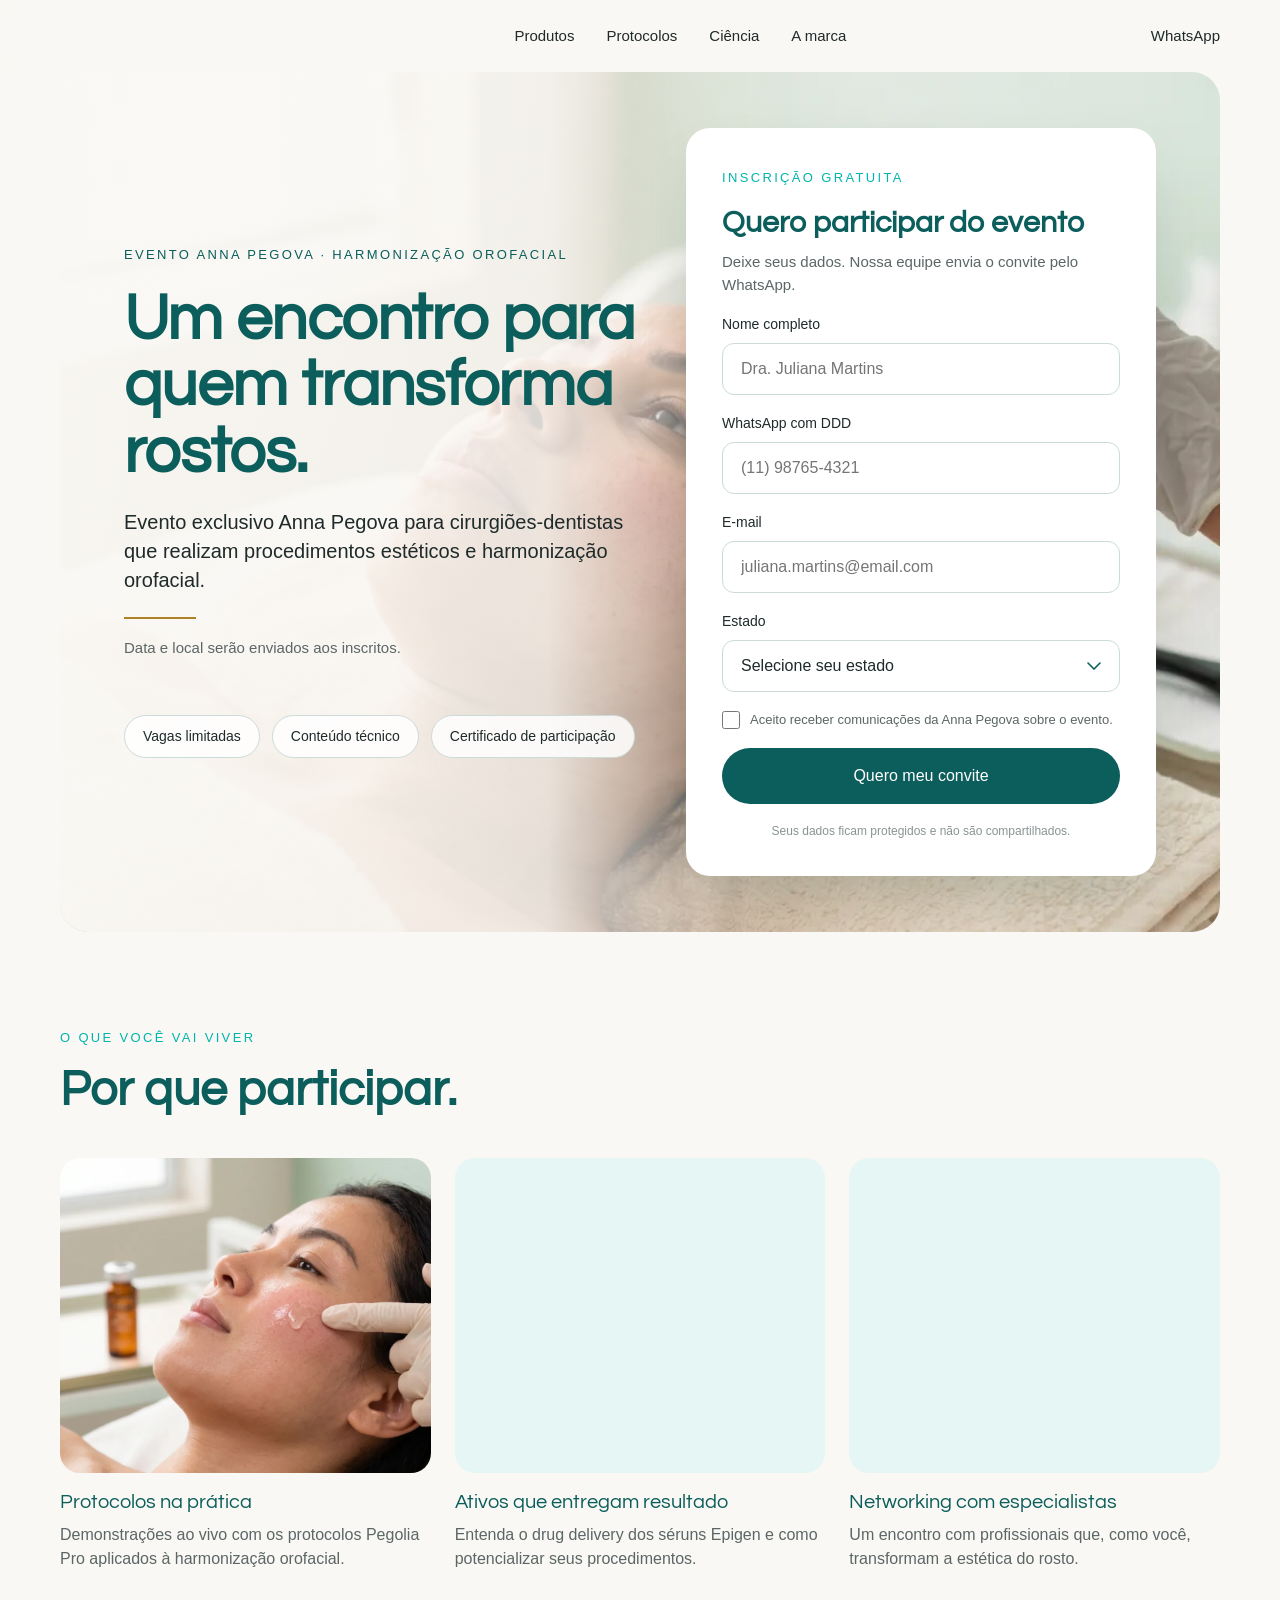
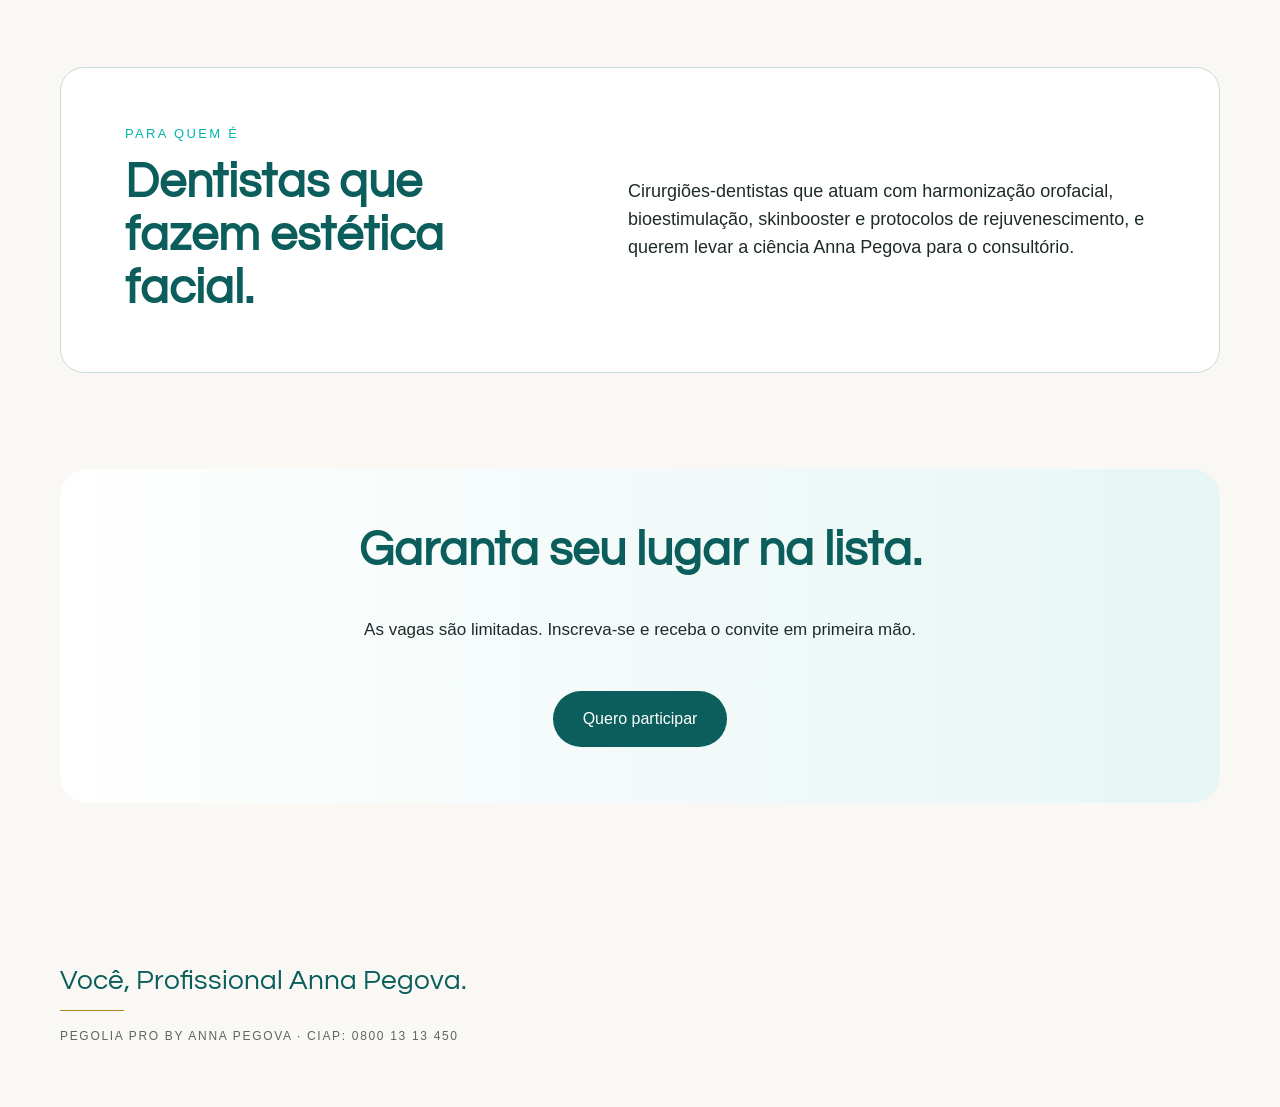
<file: hof/evento/index.html>
<!doctype html>
<html lang="pt-BR">
<head>
<meta charset="utf-8">
<meta name="viewport" content="width=device-width,initial-scale=1">
<title>Evento Anna Pegova · Harmonização Orofacial</title>
<meta name="description" content="Inscreva-se no evento Anna Pegova para cirurgiões-dentistas que fazem harmonização orofacial e estética facial.">
<link rel="preconnect" href="https://fonts.googleapis.com"><link rel="preconnect" href="https://fonts.gstatic.com" crossorigin>
<link href="https://fonts.googleapis.com/css2?family=Questrial&display=swap" rel="stylesheet">
<link rel="stylesheet" href="../../css/style.css?v=10">
<link rel="preload" as="image" href="../../img/logo-anna-pegova.png">
<script>(function(d){d.classList.add('js');try{if(sessionStorage.getItem('ap-intro')==='1'||matchMedia('(prefers-reduced-motion: reduce)').matches)d.classList.add('no-intro')}catch(e){d.classList.add('no-intro')}})(document.documentElement)</script>
</head>
<body>
<div class="intro" aria-hidden="true"><div class="intro__logo"><div class="intro__mark"></div></div><span class="intro__line"></span></div>
<header class="nav"><div class="wrap">
<a class="brand" href="../../index.html" aria-label="Anna Pegova Profissional"><span class="brand__logo"></span></a>
<nav class="nav__links"><a href="../../index.html#produtos">Produtos</a><a href="../../index.html#protocolos">Protocolos</a><a href="../../index.html#ciencia">Ciência</a><a href="../../index.html#marca">A marca</a></nav>
<a class="nav__wa" href="https://wa.me/5500000000000" target="_blank" rel="noopener" data-track="whatsapp">WhatsApp</a>
</div></header>
<main>

<section><div class="wrap">
<div class="ev-hero"><img class="ev-hero__img" src="../../img/exo-p-mecanismo.webp" fetchpriority="high" alt="Aplicação de protocolo facial em consultório">
<div class="ev-hero__body"><p class="eyebrow">EVENTO ANNA PEGOVA · HARMONIZAÇÃO OROFACIAL</p>
<h1 class="h1">Um encontro para quem transforma rostos.</h1>
<p class="ev-lead">Evento exclusivo Anna Pegova para cirurgiões-dentistas que realizam procedimentos estéticos e harmonização orofacial.</p>
<span class="ev-gold"></span><p class="ev-small">Data e local serão enviados aos inscritos.</p>
<div class="hero__chips"><span class="chip">Vagas limitadas</span><span class="chip">Conteúdo técnico</span><span class="chip">Certificado de participação</span></div></div>
<form class="ev-form" id="inscricao" novalidate>
<p class="eyebrow">INSCRIÇÃO GRATUITA</p><h2 class="h3 ev-form__t">Quero participar do evento</h2>
<p class="ev-form__s">Deixe seus dados. Nossa equipe envia o convite pelo WhatsApp.</p>
<label>Nome completo<input name="nome" autocomplete="name" required placeholder="Dra. Juliana Martins"></label>
<label>WhatsApp com DDD<input name="whatsapp" type="tel" inputmode="tel" autocomplete="tel" required placeholder="(11) 98765-4321"></label>
<label>E-mail<input name="email" type="email" autocomplete="email" placeholder="juliana.martins@email.com"></label>
<label>Estado<select name="estado" required><option value="">Selecione seu estado</option><option value="AC">Acre</option><option value="AL">Alagoas</option><option value="AP">Amapá</option><option value="AM">Amazonas</option><option value="BA">Bahia</option><option value="CE">Ceará</option><option value="DF">Distrito Federal</option><option value="ES">Espírito Santo</option><option value="GO">Goiás</option><option value="MA">Maranhão</option><option value="MT">Mato Grosso</option><option value="MS">Mato Grosso do Sul</option><option value="MG">Minas Gerais</option><option value="PA">Pará</option><option value="PB">Paraíba</option><option value="PR">Paraná</option><option value="PE">Pernambuco</option><option value="PI">Piauí</option><option value="RJ">Rio de Janeiro</option><option value="RN">Rio Grande do Norte</option><option value="RS">Rio Grande do Sul</option><option value="RO">Rondônia</option><option value="RR">Roraima</option><option value="SC">Santa Catarina</option><option value="SP">São Paulo</option><option value="SE">Sergipe</option><option value="TO">Tocantins</option></select></label>
<label class="ev-cidade" hidden>Cidade<select name="cidade"><option value="">Selecione sua cidade</option><option>São Paulo (capital)</option><option>Campinas</option><option>Guarulhos</option><option>São Bernardo do Campo</option><option>Santo André</option><option>Osasco</option><option>Santos</option><option>São José dos Campos</option><option>Ribeirão Preto</option><option>Sorocaba</option><option>Jundiaí</option><option>Piracicaba</option><option>Bauru</option><option>São José do Rio Preto</option><option>Outra cidade de SP</option></select></label>
<input class="ev-hp" name="site" tabindex="-1" autocomplete="off" aria-hidden="true">
<label class="ev-check"><input type="checkbox" name="aceite" value="1" required><span>Aceito receber comunicações da Anna Pegova sobre o evento.</span></label>
<p class="ev-erro" role="alert" hidden></p>
<button class="btn" type="submit">Quero meu convite</button>
<p class="ev-safe">Seus dados ficam protegidos e não são compartilhados.</p>
</form>
<div class="ev-ok" hidden><p class="eyebrow">INSCRIÇÃO RECEBIDA</p><h2 class="h3 ev-form__t">Pronto, você está na lista.</h2><p class="ev-form__s">Nossa equipe vai enviar o convite com data e local pelo WhatsApp.</p></div>
</div></div></section>

<section class="section"><div class="wrap"><div class="section__head"><p class="eyebrow">O QUE VOCÊ VAI VIVER</p><h2 class="h2">Por que participar.</h2></div>
<div class="grid3"><div class="card-img"><div class="card-img__img"><img src="../../img/hyalu-mecanismo.webp" alt="Protocolos na prática" loading="lazy" decoding="async"></div><h3>Protocolos na prática</h3><p>Demonstrações ao vivo com os protocolos Pegolia Pro aplicados à harmonização orofacial.</p></div><div class="card-img"><div class="card-img__img"><img src="../../img/pep-ativo1.webp" alt="Ativos que entregam resultado" loading="lazy" decoding="async"></div><h3>Ativos que entregam resultado</h3><p>Entenda o drug delivery dos séruns Epigen e como potencializar seus procedimentos.</p></div><div class="card-img"><div class="card-img__img"><img src="../../img/white-mecanismo.webp" alt="Networking com especialistas" loading="lazy" decoding="async"></div><h3>Networking com especialistas</h3><p>Um encontro com profissionais que, como você, transformam a estética do rosto.</p></div></div></div></section>

<section class="section"><div class="wrap"><div class="ev-quem"><div><p class="eyebrow">PARA QUEM É</p><h2 class="h2">Dentistas que fazem estética facial.</h2></div>
<p>Cirurgiões-dentistas que atuam com harmonização orofacial, bioestimulação, skinbooster e protocolos de rejuvenescimento, e querem levar a ciência Anna Pegova para o consultório.</p></div></div></section>

<section class="section"><div class="wrap"><div class="final final--center"><h2 class="h2">Garanta seu lugar na lista.</h2><p>As vagas são limitadas. Inscreva-se e receba o convite em primeira mão.</p><a class="btn" href="#inscricao">Quero participar</a></div></div></section>
<script>window.EVENTO_ENDPOINT='https://script.google.com/macros/s/AKfycbxKiTT1-vGpkSAApbkhjz7iwf1m83CbSibiltSyixup2xV0YyTkSqNTL5_AG1VC2eRm/exec';</script>
<script src="../../js/evento.js?v=2" defer></script>

</main>
<footer class="footer"><div class="wrap">
<p class="h3">Você, Profissional Anna Pegova.</p><hr>
<small>PEGOLIA PRO BY ANNA PEGOVA · CIAP: 0800 13 13 450</small>
</div></footer>
<script src="../../js/site.js?v=7" defer></script>

</body>
</html>
</file>
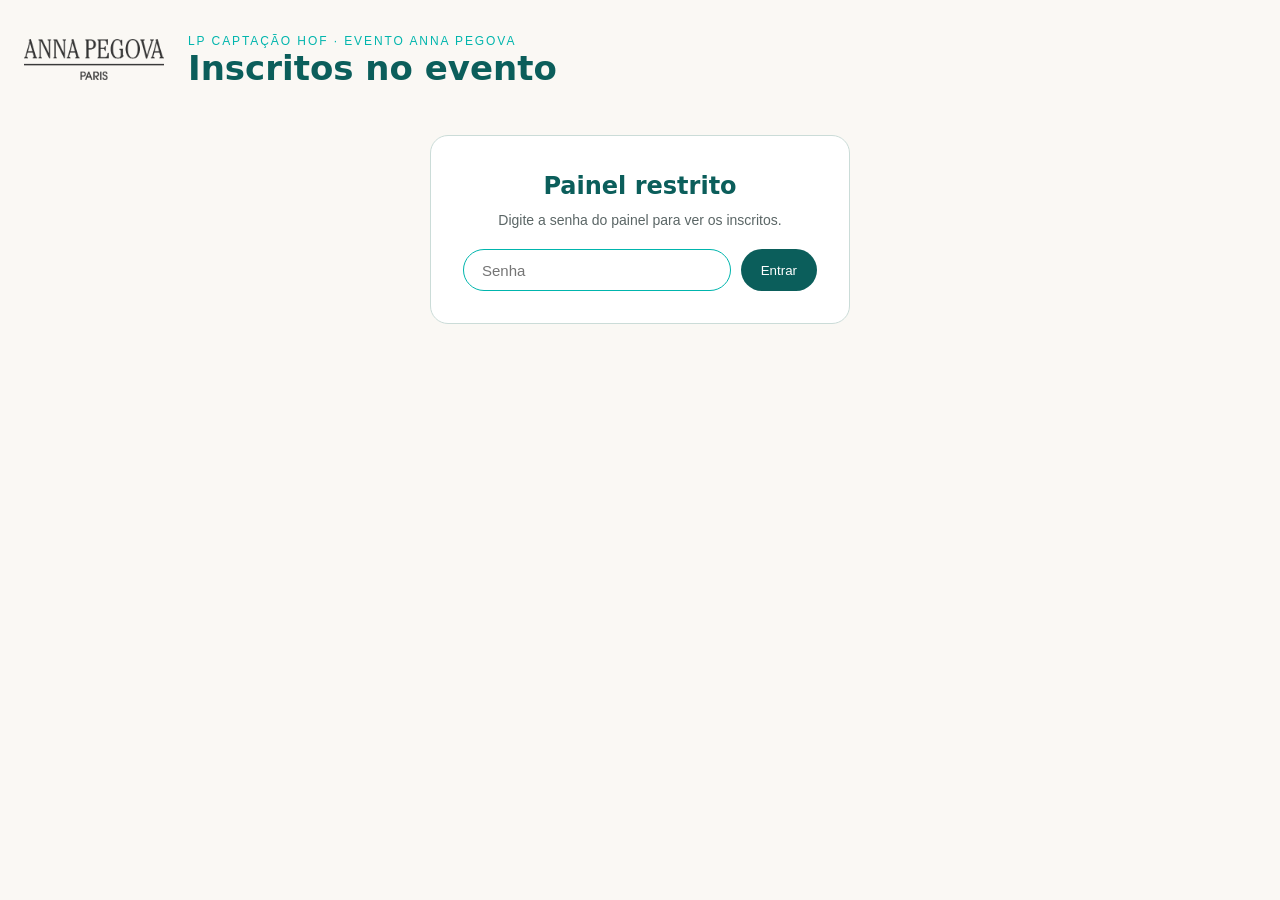
<file: hof/evento/painel/index.html>
<!doctype html>
<html lang="pt-BR"><head><meta charset="utf-8"><meta name="viewport" content="width=device-width,initial-scale=1">
<meta name="robots" content="noindex,nofollow"><title>Painel · Inscritos Evento HOF</title>
<link rel="stylesheet" href="../../../css/painel.css?v=3"></head>
<body><div class="pn">
<header class="pn-top"><span class="pn-logo"></span><div><p class="pn-eye">LP Captação HOF · Evento Anna Pegova</p><h1>Inscritos no evento</h1></div>
<div class="pn-acts"><a class="pn-btn" id="planilha" target="_blank" rel="noopener" hidden>Abrir planilha</a><button class="pn-btn pn-btn--ghost" id="pdf" onclick="window.print()" hidden>Exportar PDF</button></div></header>
<p class="pn-src" id="fonte">Carregando…</p>
<form class="pn-lock" id="lock" hidden><h2>Painel restrito</h2><p>Digite a senha do painel para ver os inscritos.</p>
<div><input id="senha" type="password" autocomplete="current-password" placeholder="Senha" required><button class="pn-btn" type="submit">Entrar</button></div><p class="pn-lock__err" id="lockErr" hidden>Senha incorreta.</p></form>
<div id="dados" hidden><section class="pn-kpis" id="kpis"></section>
<section class="pn-grid">
<div class="pn-card"><h2>Ranking de estados</h2><p class="pn-sub">Top 10 · % sobre o total</p><div id="ranking"></div></div>
<div class="pn-card"><h2>Onde estão os inscritos</h2><p class="pn-sub">Cada quadrado é um estado, na posição aproximada do mapa. Quanto mais escuro, mais inscritos.</p><div class="pn-map" id="mapa"></div></div>
<div class="pn-card"><h2>Inscritos por dia</h2><p class="pn-sub">Últimos 30 dias</p><div class="pn-days" id="dias"></div></div>
<div class="pn-card"><h2>Cidades de São Paulo</h2><p class="pn-sub">Inscritos do estado de SP por cidade</p><div id="cidades"></div></div>
<div class="pn-card pn-wide"><h2>Últimas inscrições</h2><p class="pn-sub">Telefone mascarado. A lista completa está na planilha.</p><div id="recentes"></div></div>
</section></div></div>
<script>window.EVENTO_ENDPOINT='https://script.google.com/macros/s/AKfycbxKiTT1-vGpkSAApbkhjz7iwf1m83CbSibiltSyixup2xV0YyTkSqNTL5_AG1VC2eRm/exec';</script>
<script src="../../../js/painel.js?v=2" defer></script>
</body></html>
</file>
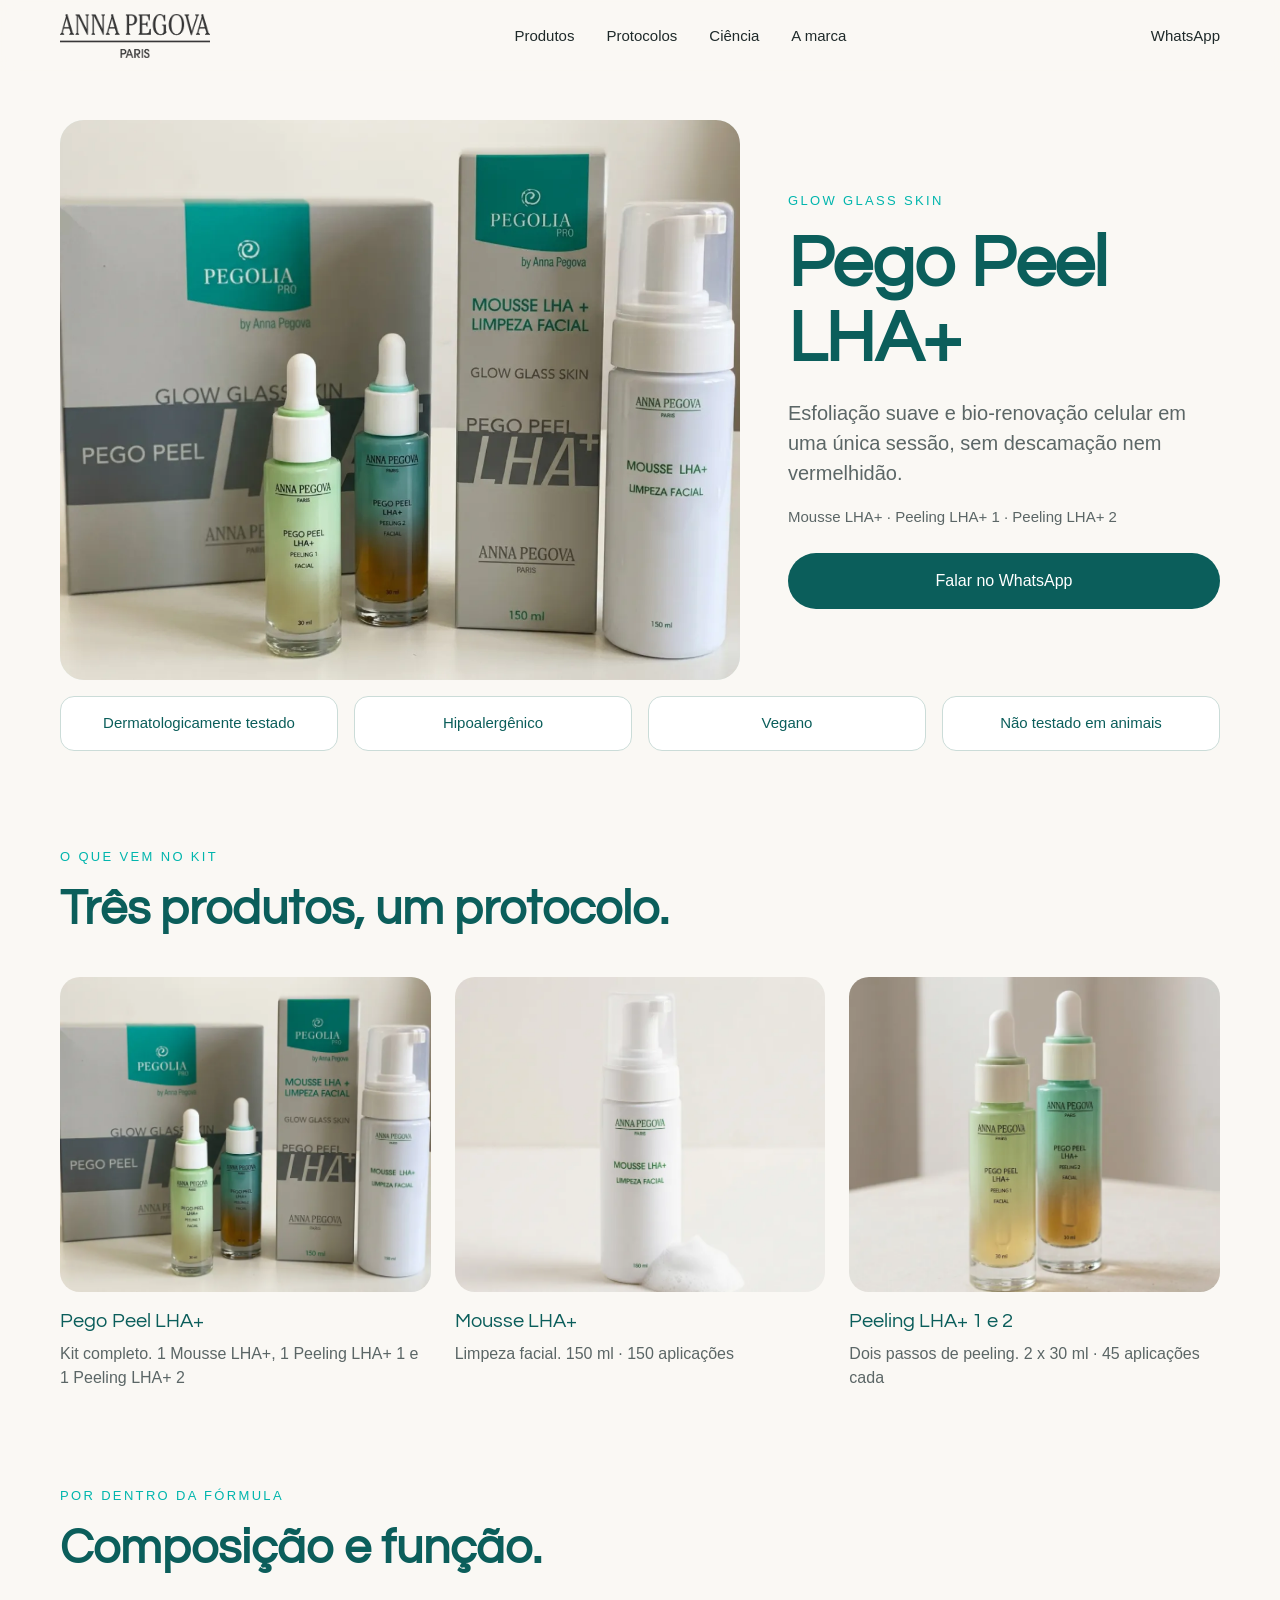
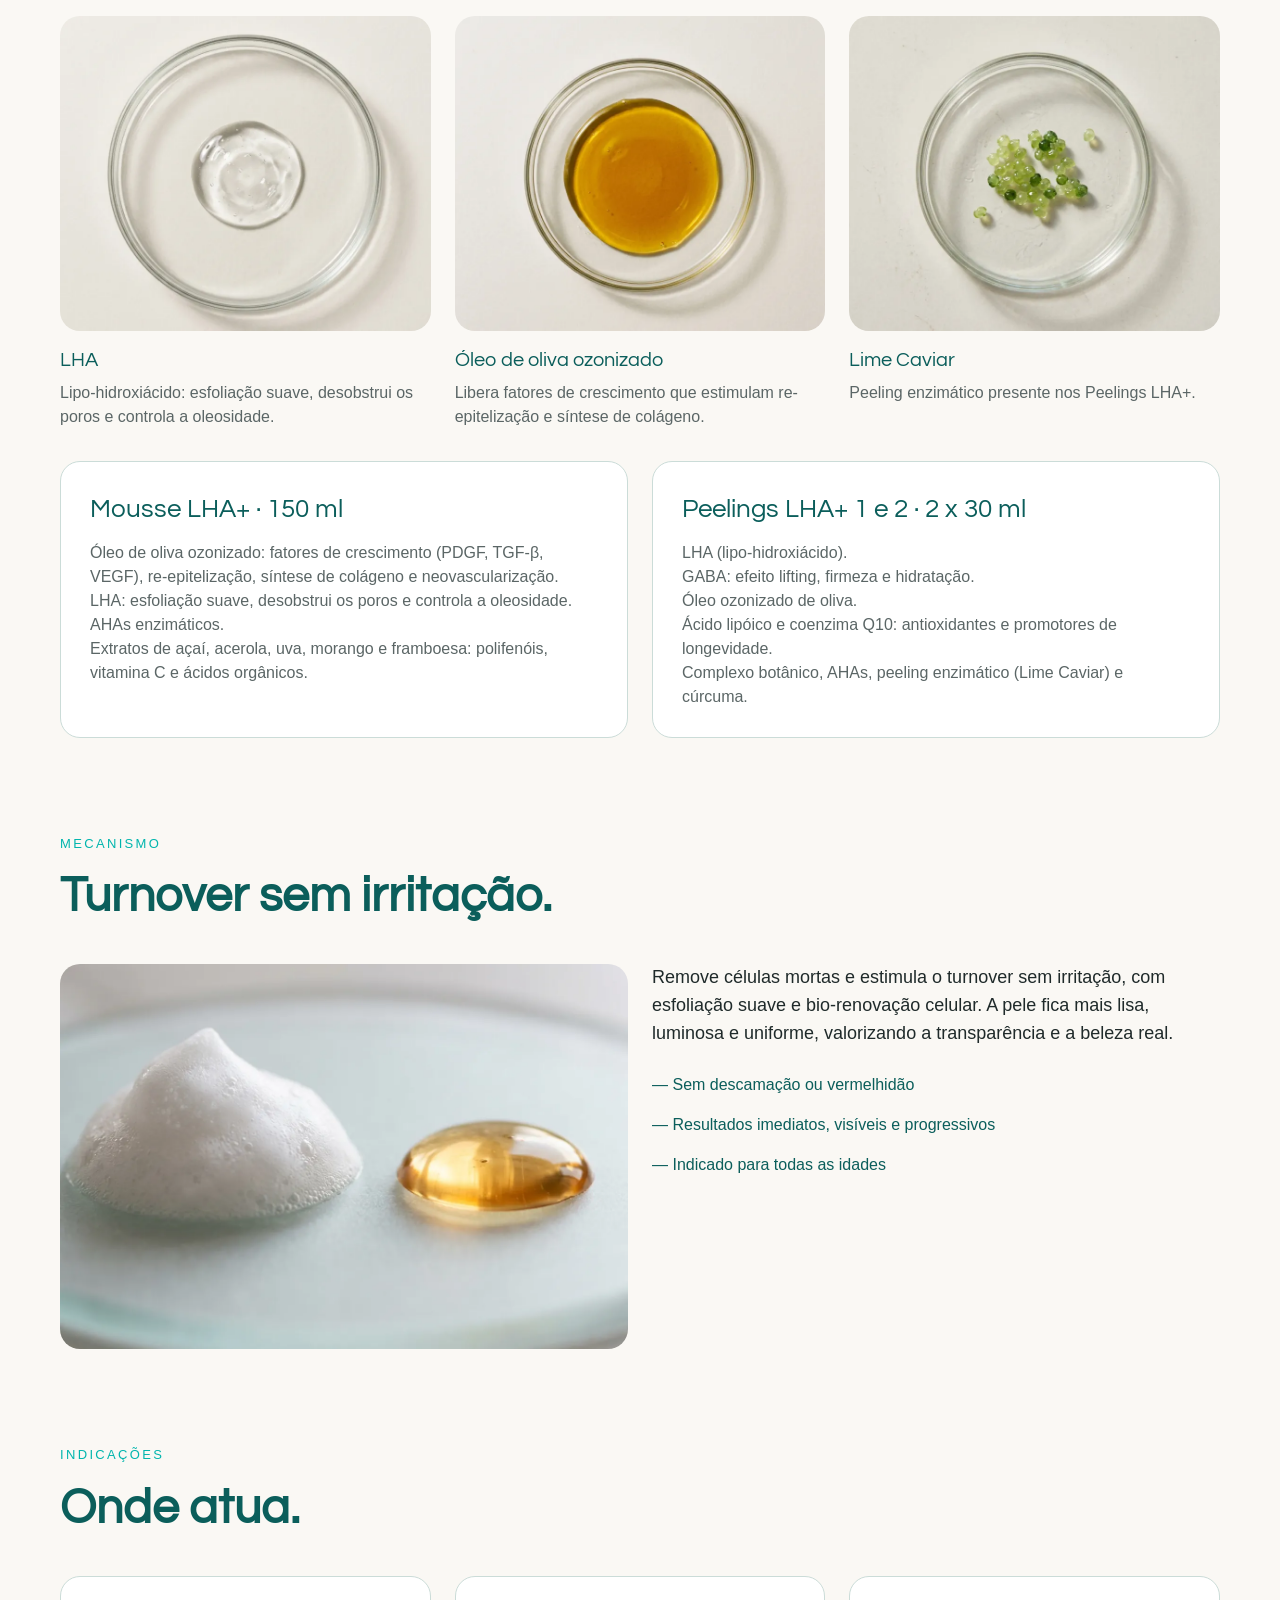
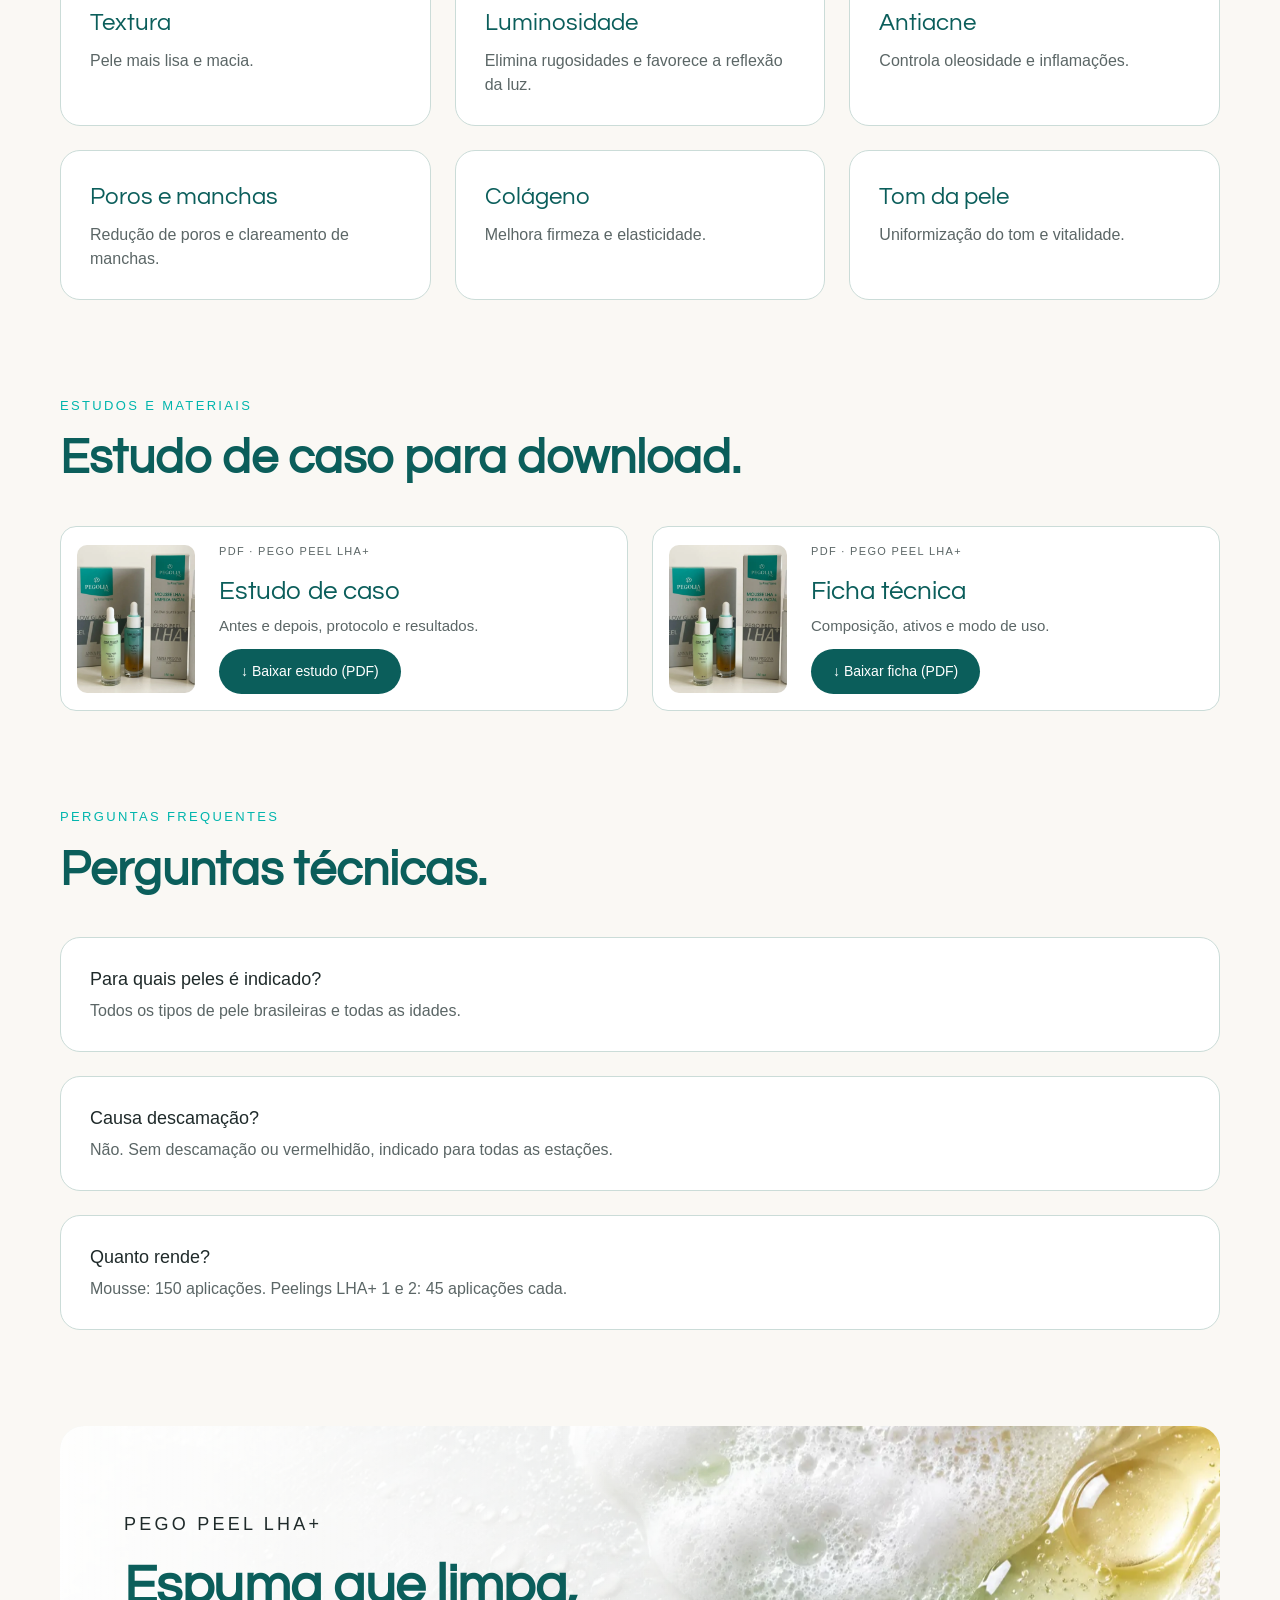
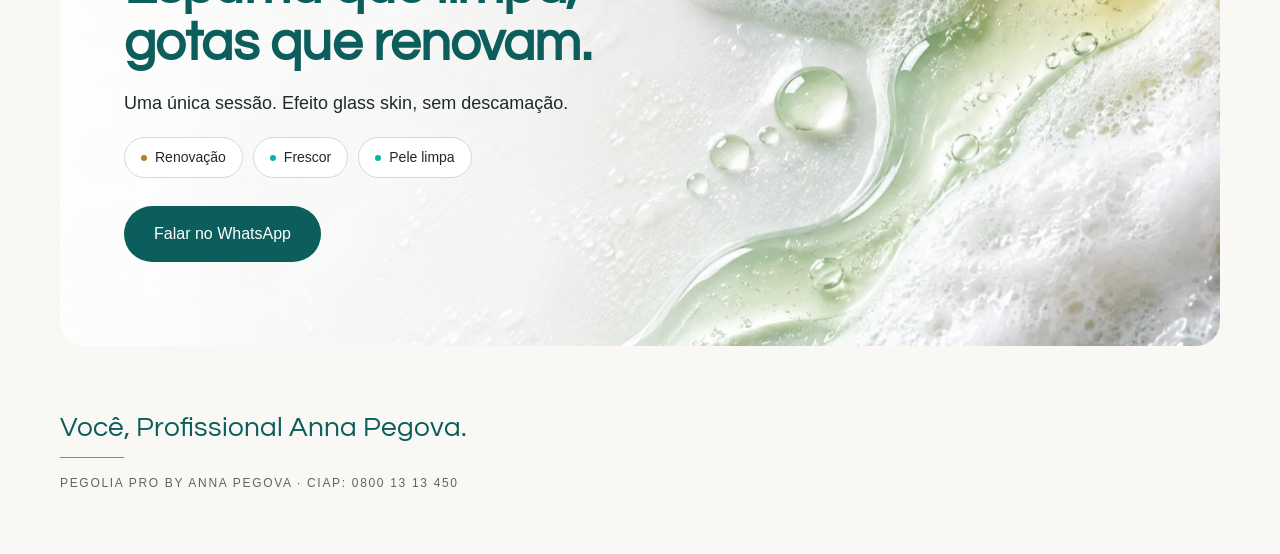
<file: pego-peel-lha.html>
<!doctype html>
<html lang="pt-BR">
<head>
<meta charset="utf-8">
<meta name="viewport" content="width=device-width,initial-scale=1">
<title>Pego Peel LHA+ · Anna Pegova Profissional</title>
<meta name="description" content="Pego Peel LHA+: esfoliação suave e bio-renovação celular em uma única sessão.">
<link rel="preconnect" href="https://fonts.googleapis.com"><link rel="preconnect" href="https://fonts.gstatic.com" crossorigin>
<link href="https://fonts.googleapis.com/css2?family=Questrial&display=swap" rel="stylesheet">
<link rel="stylesheet" href="css/style.css?v=10">
<link rel="preload" as="image" href="img/logo-anna-pegova.png">
<script>(function(d){d.classList.add('js');try{if(sessionStorage.getItem('ap-intro')==='1'||matchMedia('(prefers-reduced-motion: reduce)').matches)d.classList.add('no-intro')}catch(e){d.classList.add('no-intro')}})(document.documentElement)</script>
</head>
<body>
<div class="intro" aria-hidden="true"><div class="intro__logo"><div class="intro__mark"></div></div><span class="intro__line"></span></div>
<header class="nav"><div class="wrap">
<a class="brand" href="index.html" aria-label="Anna Pegova Profissional"><span class="brand__logo"></span></a>
<nav class="nav__links"><a href="index.html#produtos">Produtos</a><a href="index.html#protocolos">Protocolos</a><a href="index.html#ciencia">Ciência</a><a href="index.html#marca">A marca</a></nav>
<a class="nav__wa" href="https://wa.me/5500000000000" target="_blank" rel="noopener" data-track="whatsapp">WhatsApp</a>
</div></header>
<main>
<section class="section" style="padding-top:48px"><div class="wrap">
<div class="p-hero"><div class="p-hero__img"><img src="img/pp-kit-principal.webp" alt="Pego Peel LHA+"></div>
<div><p class="eyebrow">GLOW GLASS SKIN</p><h1 class="h1">Pego Peel LHA+</h1><p class="lead">Esfoliação suave e bio-renovação celular em uma única sessão, sem descamação nem vermelhidão.</p>
<p class="p-hero__small">Mousse LHA+ · Peeling LHA+ 1 · Peeling LHA+ 2</p><a class="btn" href="https://wa.me/5500000000000" target="_blank" rel="noopener" data-track="whatsapp">Falar no WhatsApp</a></div></div>
<div class="p-selos"><span>Dermatologicamente testado</span><span>Hipoalergênico</span><span>Vegano</span><span>Não testado em animais</span></div>
</div></section><section class="section"><div class="wrap"><div class="section__head"><p class="eyebrow">O QUE VEM NO KIT</p><h2 class="h2">Três produtos, um protocolo.</h2></div>
<div class="grid3"><div class="card-img"><div class="card-img__img"><img src="img/pp-kit.webp" alt="Pego Peel LHA+" loading="lazy" decoding="async"></div><h3>Pego Peel LHA+</h3><p>Kit completo. 1 Mousse LHA+, 1 Peeling LHA+ 1 e 1 Peeling LHA+ 2</p></div><div class="card-img"><div class="card-img__img"><img src="img/pp-mousse.webp" alt="Mousse LHA+" loading="lazy" decoding="async"></div><h3>Mousse LHA+</h3><p>Limpeza facial. 150 ml · 150 aplicações</p></div><div class="card-img"><div class="card-img__img"><img src="img/pp-peelings.webp" alt="Peeling LHA+ 1 e 2" loading="lazy" decoding="async"></div><h3>Peeling LHA+ 1 e 2</h3><p>Dois passos de peeling. 2 x 30 ml · 45 aplicações cada</p></div></div></div></section>
<section class="section"><div class="wrap"><div class="section__head"><p class="eyebrow">POR DENTRO DA FÓRMULA</p><h2 class="h2">Composição e função.</h2></div>
<div class="grid3"><div class="card-img"><div class="card-img__img"><img src="img/pp-lha.webp" alt="LHA" loading="lazy" decoding="async"></div><h3>LHA</h3><p>Lipo-hidroxiácido: esfoliação suave, desobstrui os poros e controla a oleosidade.</p></div><div class="card-img"><div class="card-img__img"><img src="img/pp-oliva.webp" alt="Óleo de oliva ozonizado" loading="lazy" decoding="async"></div><h3>Óleo de oliva ozonizado</h3><p>Libera fatores de crescimento que estimulam re-epitelização e síntese de colágeno.</p></div><div class="card-img"><div class="card-img__img"><img src="img/pp-lime.webp" alt="Lime Caviar" loading="lazy" decoding="async"></div><h3>Lime Caviar</h3><p>Peeling enzimático presente nos Peelings LHA+.</p></div></div>
<div class="grid2 mt32"><div class="box"><h3>Mousse LHA+ · 150 ml</h3><p>Óleo de oliva ozonizado: fatores de crescimento (PDGF, TGF-β, VEGF), re-epitelização, síntese de colágeno e neovascularização.
LHA: esfoliação suave, desobstrui os poros e controla a oleosidade.
AHAs enzimáticos.
Extratos de açaí, acerola, uva, morango e framboesa: polifenóis, vitamina C e ácidos orgânicos.</p></div>
<div class="box"><h3>Peelings LHA+ 1 e 2 · 2 x 30 ml</h3><p>LHA (lipo-hidroxiácido).
GABA: efeito lifting, firmeza e hidratação.
Óleo ozonizado de oliva.
Ácido lipóico e coenzima Q10: antioxidantes e promotores de longevidade.
Complexo botânico, AHAs, peeling enzimático (Lime Caviar) e cúrcuma.</p></div></div></div></section>
<section class="section"><div class="wrap"><div class="section__head"><p class="eyebrow">MECANISMO</p><h2 class="h2">Turnover sem irritação.</h2></div>
<div class="mech"><div class="mech__img"><img src="img/pp-textura.webp" alt="Textura do Pego Peel" loading="lazy" decoding="async"></div>
<div class="mech__txt"><p>Remove células mortas e estimula o turnover sem irritação, com esfoliação suave e bio-renovação celular. A pele fica mais lisa, luminosa e uniforme, valorizando a transparência e a beleza real.</p>
<ul><li>Sem descamação ou vermelhidão</li><li>Resultados imediatos, visíveis e progressivos</li><li>Indicado para todas as idades</li></ul></div></div></div></section>
<section class="section"><div class="wrap"><div class="section__head"><p class="eyebrow">INDICAÇÕES</p><h2 class="h2">Onde atua.</h2></div>
<div class="grid3"><div class="box box-sm"><h3>Textura</h3><p>Pele mais lisa e macia.</p></div><div class="box box-sm"><h3>Luminosidade</h3><p>Elimina rugosidades e favorece a reflexão da luz.</p></div><div class="box box-sm"><h3>Antiacne</h3><p>Controla oleosidade e inflamações.</p></div><div class="box box-sm"><h3>Poros e manchas</h3><p>Redução de poros e clareamento de manchas.</p></div><div class="box box-sm"><h3>Colágeno</h3><p>Melhora firmeza e elasticidade.</p></div><div class="box box-sm"><h3>Tom da pele</h3><p>Uniformização do tom e vitalidade.</p></div></div></div></section>
<section class="section"><div class="wrap"><div class="section__head"><p class="eyebrow">ESTUDOS E MATERIAIS</p><h2 class="h2">Estudo de caso para download.</h2></div><div class="grid2"><div class="dl"><img src="img/pp-kit-principal.webp" alt="" loading="lazy" decoding="async"><div><p class="eyebrow">PDF · PEGO PEEL LHA+</p><h3>Estudo de caso</h3><p>Antes e depois, protocolo e resultados.</p><a class="btn" href="#" download>↓ Baixar estudo (PDF)</a></div></div><div class="dl"><img src="img/pp-kit-principal.webp" alt="" loading="lazy" decoding="async"><div><p class="eyebrow">PDF · PEGO PEEL LHA+</p><h3>Ficha técnica</h3><p>Composição, ativos e modo de uso.</p><a class="btn" href="#" download>↓ Baixar ficha (PDF)</a></div></div></div></div></section>
<section class="section"><div class="wrap"><div class="section__head"><p class="eyebrow">PERGUNTAS FREQUENTES</p><h2 class="h2">Perguntas técnicas.</h2></div>
<div class="faq"><div class="box"><h3>Para quais peles é indicado?</h3><p>Todos os tipos de pele brasileiras e todas as idades.</p></div><div class="box"><h3>Causa descamação?</h3><p>Não. Sem descamação ou vermelhidão, indicado para todas as estações.</p></div><div class="box"><h3>Quanto rende?</h3><p>Mousse: 150 aplicações. Peelings LHA+ 1 e 2: 45 aplicações cada.</p></div></div></div></section>
<section class="section"><div class="wrap">
<div class="cta cta--sens"><img class="cta__tex" src="img/textura-pego-peel.webp" alt="" loading="lazy" decoding="async">
<div class="cta__body"><p class="eyebrow">PEGO PEEL LHA+</p><h2 class="h1">Espuma que limpa, gotas que renovam.</h2><p>Uma única sessão. Efeito glass skin, sem descamação.</p>
<div class="cta__chips"><span class="cta__chip"><i></i>Renovação</span><span class="cta__chip"><i></i>Frescor</span><span class="cta__chip"><i></i>Pele limpa</span></div><a class="btn" href="https://wa.me/5500000000000" target="_blank" rel="noopener" data-track="whatsapp">Falar no WhatsApp</a></div></div>
</div></section>

</main>
<footer class="footer"><div class="wrap">
<p class="h3">Você, Profissional Anna Pegova.</p><hr>
<small>PEGOLIA PRO BY ANNA PEGOVA · CIAP: 0800 13 13 450</small>
</div></footer>
<script src="js/site.js?v=7" defer></script>

</body>
</html>
</file>
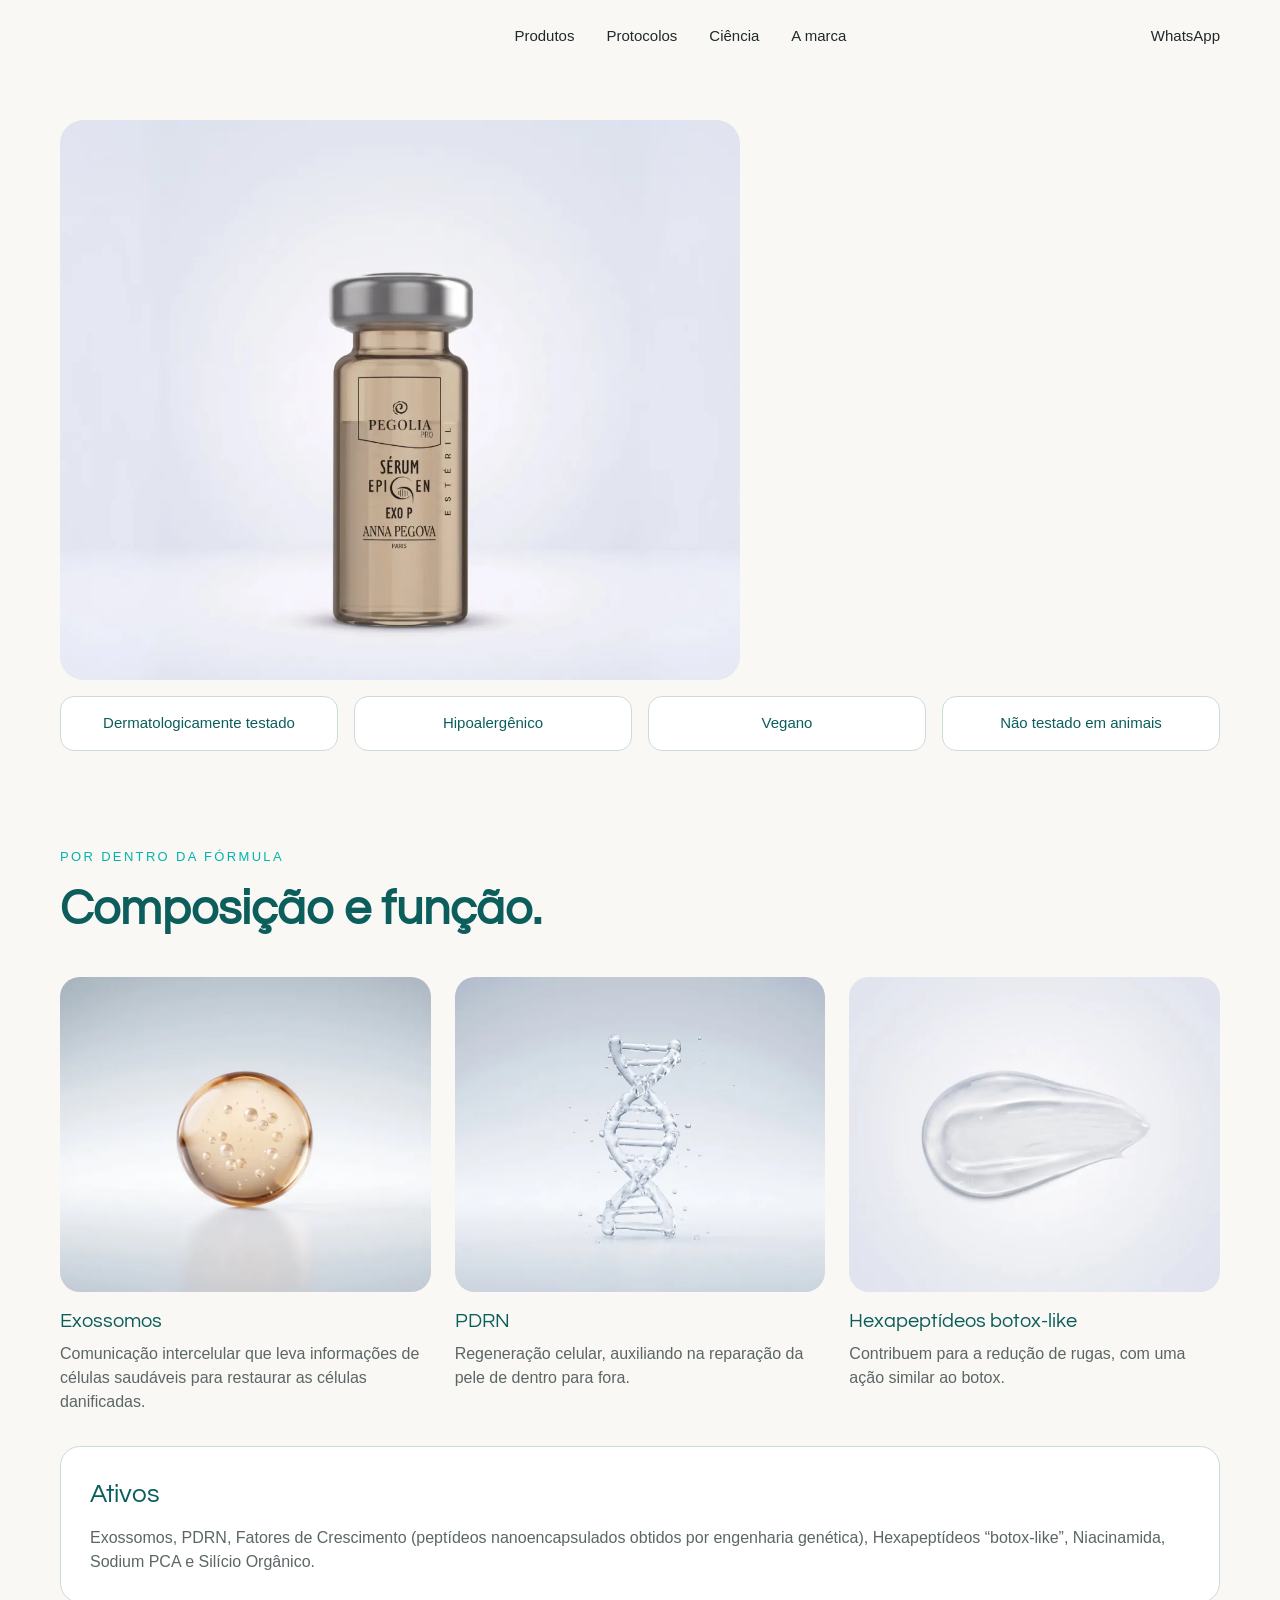
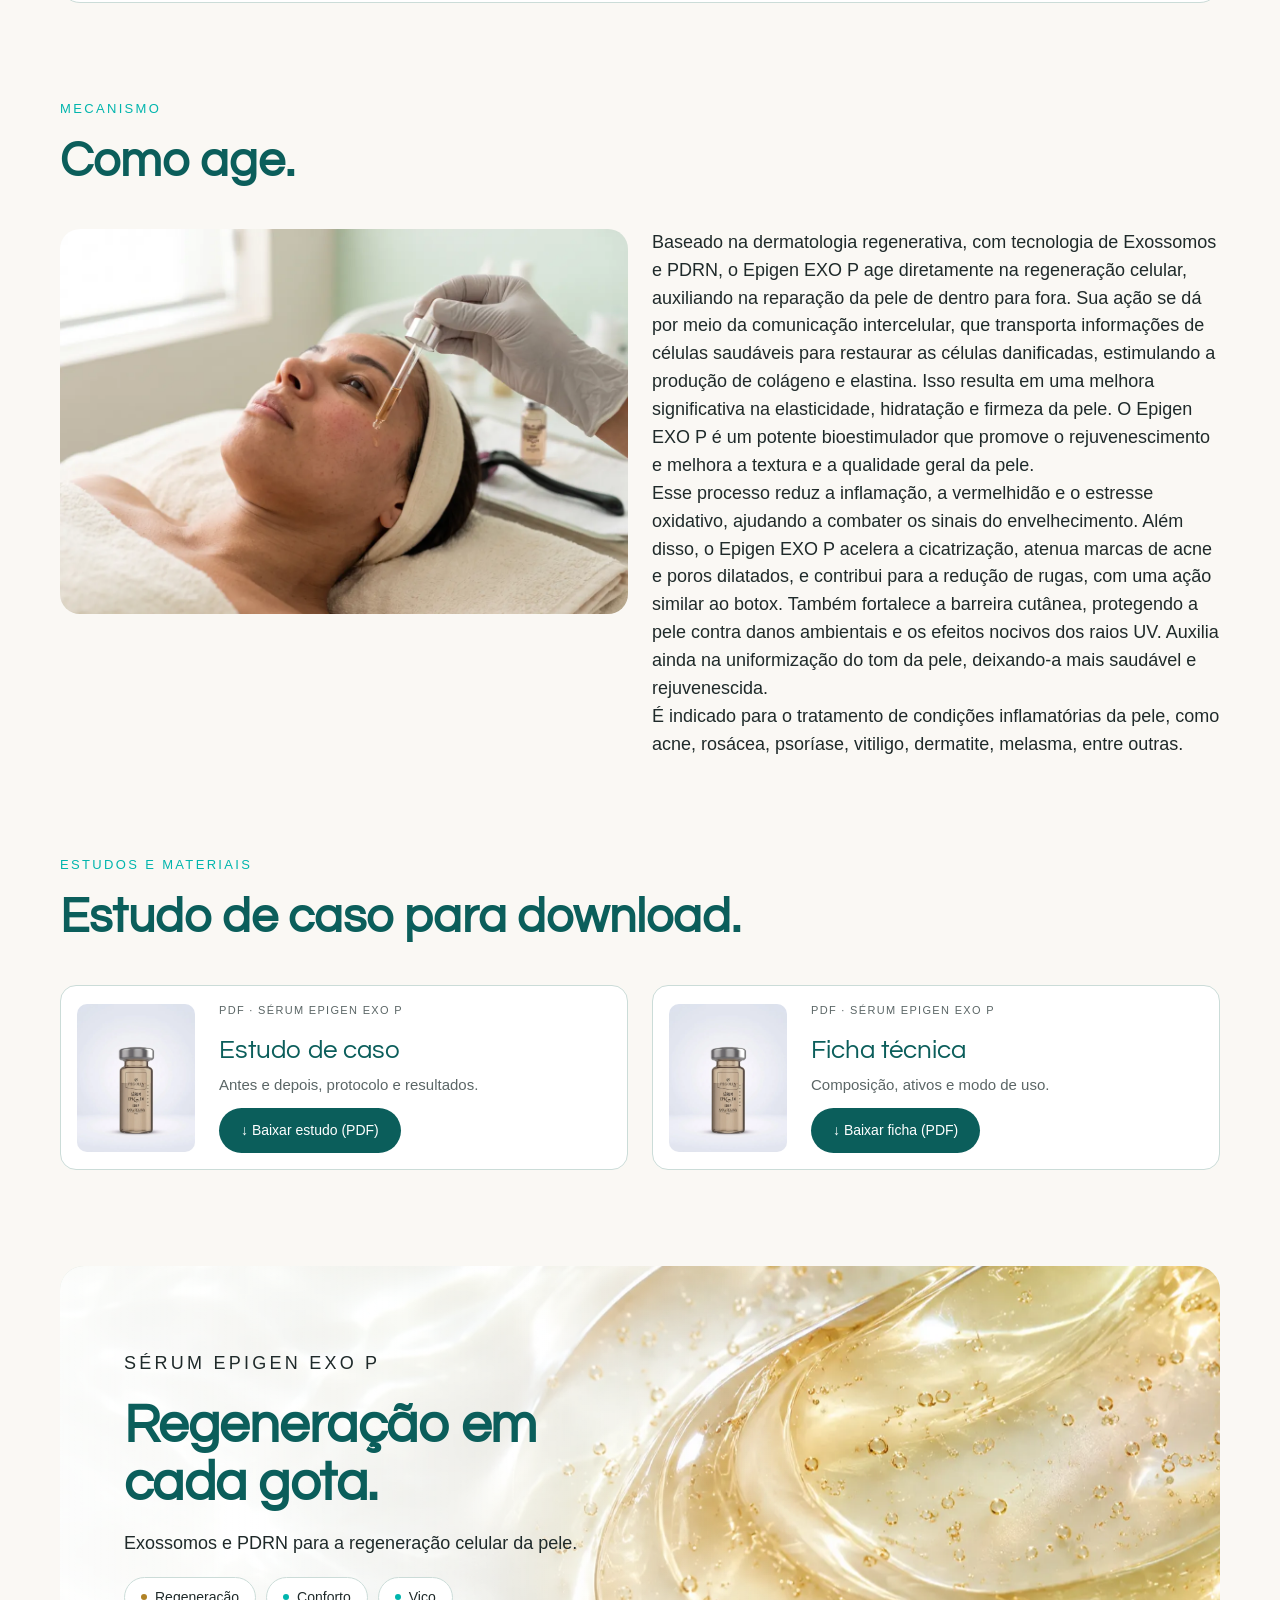
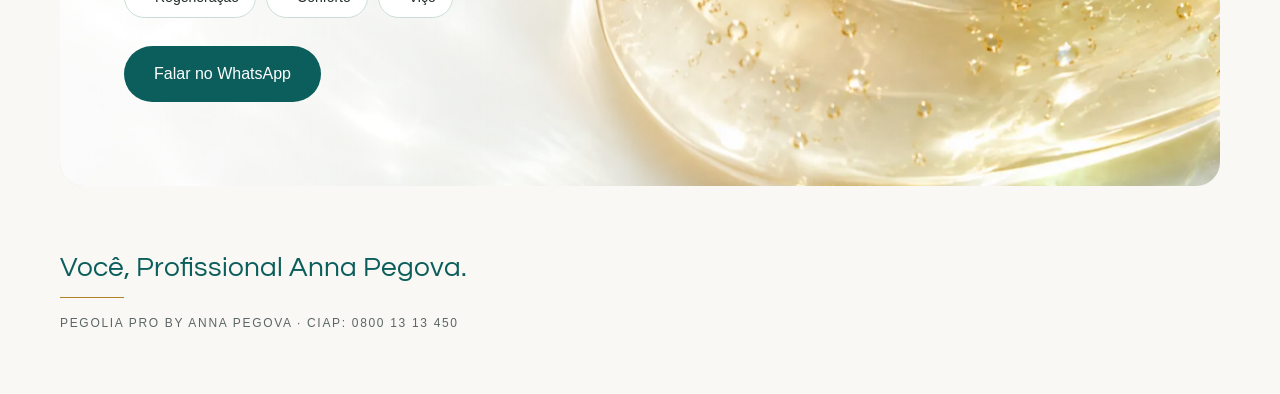
<file: serum-epigen-exo-p.html>
<!doctype html>
<html lang="pt-BR">
<head>
<meta charset="utf-8">
<meta name="viewport" content="width=device-width,initial-scale=1">
<title>Sérum Epigen EXO P · Anna Pegova Profissional</title>
<meta name="description" content="Dermatologia regenerativa com tecnologia de Exossomos e PDRN, para a regeneração celular da pele.">
<link rel="preconnect" href="https://fonts.googleapis.com"><link rel="preconnect" href="https://fonts.gstatic.com" crossorigin>
<link href="https://fonts.googleapis.com/css2?family=Questrial&display=swap" rel="stylesheet">
<link rel="stylesheet" href="css/style.css?v=10">
<link rel="preload" as="image" href="img/logo-anna-pegova.png">
<script>(function(d){d.classList.add('js');try{if(sessionStorage.getItem('ap-intro')==='1'||matchMedia('(prefers-reduced-motion: reduce)').matches)d.classList.add('no-intro')}catch(e){d.classList.add('no-intro')}})(document.documentElement)</script>
</head>
<body>
<div class="intro" aria-hidden="true"><div class="intro__logo"><div class="intro__mark"></div></div><span class="intro__line"></span></div>
<header class="nav"><div class="wrap">
<a class="brand" href="index.html" aria-label="Anna Pegova Profissional"><span class="brand__logo"></span></a>
<nav class="nav__links"><a href="index.html#produtos">Produtos</a><a href="index.html#protocolos">Protocolos</a><a href="index.html#ciencia">Ciência</a><a href="index.html#marca">A marca</a></nav>
<a class="nav__wa" href="https://wa.me/5500000000000" target="_blank" rel="noopener" data-track="whatsapp">WhatsApp</a>
</div></header>
<main>
<section class="section" style="padding-top:48px"><div class="wrap">
<div class="p-hero"><div class="p-hero__img"><img src="img/produto-exop-hero.webp" alt="Sérum Epigen EXO P"></div>
<div><p class="eyebrow">DRUG DELIVERY · AMPOLA ESTÉRIL</p><h1 class="h1">Sérum Epigen EXO P</h1><p class="lead">Dermatologia regenerativa com tecnologia de Exossomos e PDRN, para a regeneração celular da pele.</p>
<p class="p-hero__small">Apresentação: Caixa com 10 ampolas de uso externo e único - 2ml cada.</p><a class="btn" href="https://wa.me/5500000000000" target="_blank" rel="noopener" data-track="whatsapp">Falar no WhatsApp</a></div></div>
<div class="p-selos"><span>Dermatologicamente testado</span><span>Hipoalergênico</span><span>Vegano</span><span>Não testado em animais</span></div>
</div></section><section class="section"><div class="wrap"><div class="section__head"><p class="eyebrow">POR DENTRO DA FÓRMULA</p><h2 class="h2">Composição e função.</h2></div>
<div class="grid3"><div class="card-img"><div class="card-img__img"><img src="img/exo-p-ativo1.webp" alt="Exossomos" loading="lazy" decoding="async"></div><h3>Exossomos</h3><p>Comunicação intercelular que leva informações de células saudáveis para restaurar as células danificadas.</p></div><div class="card-img"><div class="card-img__img"><img src="img/exo-p-ativo2.webp" alt="PDRN" loading="lazy" decoding="async"></div><h3>PDRN</h3><p>Regeneração celular, auxiliando na reparação da pele de dentro para fora.</p></div><div class="card-img"><div class="card-img__img"><img src="img/exo-p-ativo3.webp" alt="Hexapeptídeos botox-like" loading="lazy" decoding="async"></div><h3>Hexapeptídeos botox-like</h3><p>Contribuem para a redução de rugas, com uma ação similar ao botox.</p></div></div>
<div class="box mt32"><h3>Ativos</h3><p>Exossomos, PDRN, Fatores de Crescimento (peptídeos nanoencapsulados obtidos por engenharia genética), Hexapeptídeos “botox-like”, Niacinamida, Sodium PCA e Silício Orgânico.</p></div></div></section>
<section class="section"><div class="wrap"><div class="section__head"><p class="eyebrow">MECANISMO</p><h2 class="h2">Como age.</h2></div>
<div class="mech"><div class="mech__img"><img src="img/exo-p-mecanismo.webp" alt="Aplicação do Sérum Epigen EXO P em cabine" loading="lazy" decoding="async"></div>
<div class="mech__txt"><p>Baseado na dermatologia regenerativa, com tecnologia de Exossomos e PDRN, o Epigen EXO P age diretamente na regeneração celular, auxiliando na reparação da pele de dentro para fora. Sua ação se dá por meio da comunicação intercelular, que transporta informações de células saudáveis para restaurar as células danificadas, estimulando a produção de colágeno e elastina. Isso resulta em uma melhora significativa na elasticidade, hidratação e firmeza da pele. O Epigen EXO P é um potente bioestimulador que promove o rejuvenescimento e melhora a textura e a qualidade geral da pele.
Esse processo reduz a inflamação, a vermelhidão e o estresse oxidativo, ajudando a combater os sinais do envelhecimento. Além disso, o Epigen EXO P acelera a cicatrização, atenua marcas de acne e poros dilatados, e contribui para a redução de rugas, com uma ação similar ao botox. Também fortalece a barreira cutânea, protegendo a pele contra danos ambientais e os efeitos nocivos dos raios UV. Auxilia ainda na uniformização do tom da pele, deixando-a mais saudável e rejuvenescida.
É indicado para o tratamento de condições inflamatórias da pele, como acne, rosácea, psoríase, vitiligo, dermatite, melasma, entre outras.</p></div></div></div></section>
<section class="section"><div class="wrap"><div class="section__head"><p class="eyebrow">ESTUDOS E MATERIAIS</p><h2 class="h2">Estudo de caso para download.</h2></div><div class="grid2"><div class="dl"><img src="img/produto-exop.webp" alt="" loading="lazy" decoding="async"><div><p class="eyebrow">PDF · SÉRUM EPIGEN EXO P</p><h3>Estudo de caso</h3><p>Antes e depois, protocolo e resultados.</p><a class="btn" href="#" download>↓ Baixar estudo (PDF)</a></div></div><div class="dl"><img src="img/produto-exop.webp" alt="" loading="lazy" decoding="async"><div><p class="eyebrow">PDF · SÉRUM EPIGEN EXO P</p><h3>Ficha técnica</h3><p>Composição, ativos e modo de uso.</p><a class="btn" href="#" download>↓ Baixar ficha (PDF)</a></div></div></div></div></section>
<section class="section"><div class="wrap">
<div class="cta cta--sens"><img class="cta__tex" src="img/textura-exo-p.webp" alt="" loading="lazy" decoding="async">
<div class="cta__body"><p class="eyebrow">SÉRUM EPIGEN EXO P</p><h2 class="h1">Regeneração em cada gota.</h2><p>Exossomos e PDRN para a regeneração celular da pele.</p>
<div class="cta__chips"><span class="cta__chip"><i></i>Regeneração</span><span class="cta__chip"><i></i>Conforto</span><span class="cta__chip"><i></i>Viço</span></div><a class="btn" href="https://wa.me/5500000000000" target="_blank" rel="noopener" data-track="whatsapp">Falar no WhatsApp</a></div></div>
</div></section>

</main>
<footer class="footer"><div class="wrap">
<p class="h3">Você, Profissional Anna Pegova.</p><hr>
<small>PEGOLIA PRO BY ANNA PEGOVA · CIAP: 0800 13 13 450</small>
</div></footer>
<script src="js/site.js?v=7" defer></script>

</body>
</html>
</file>
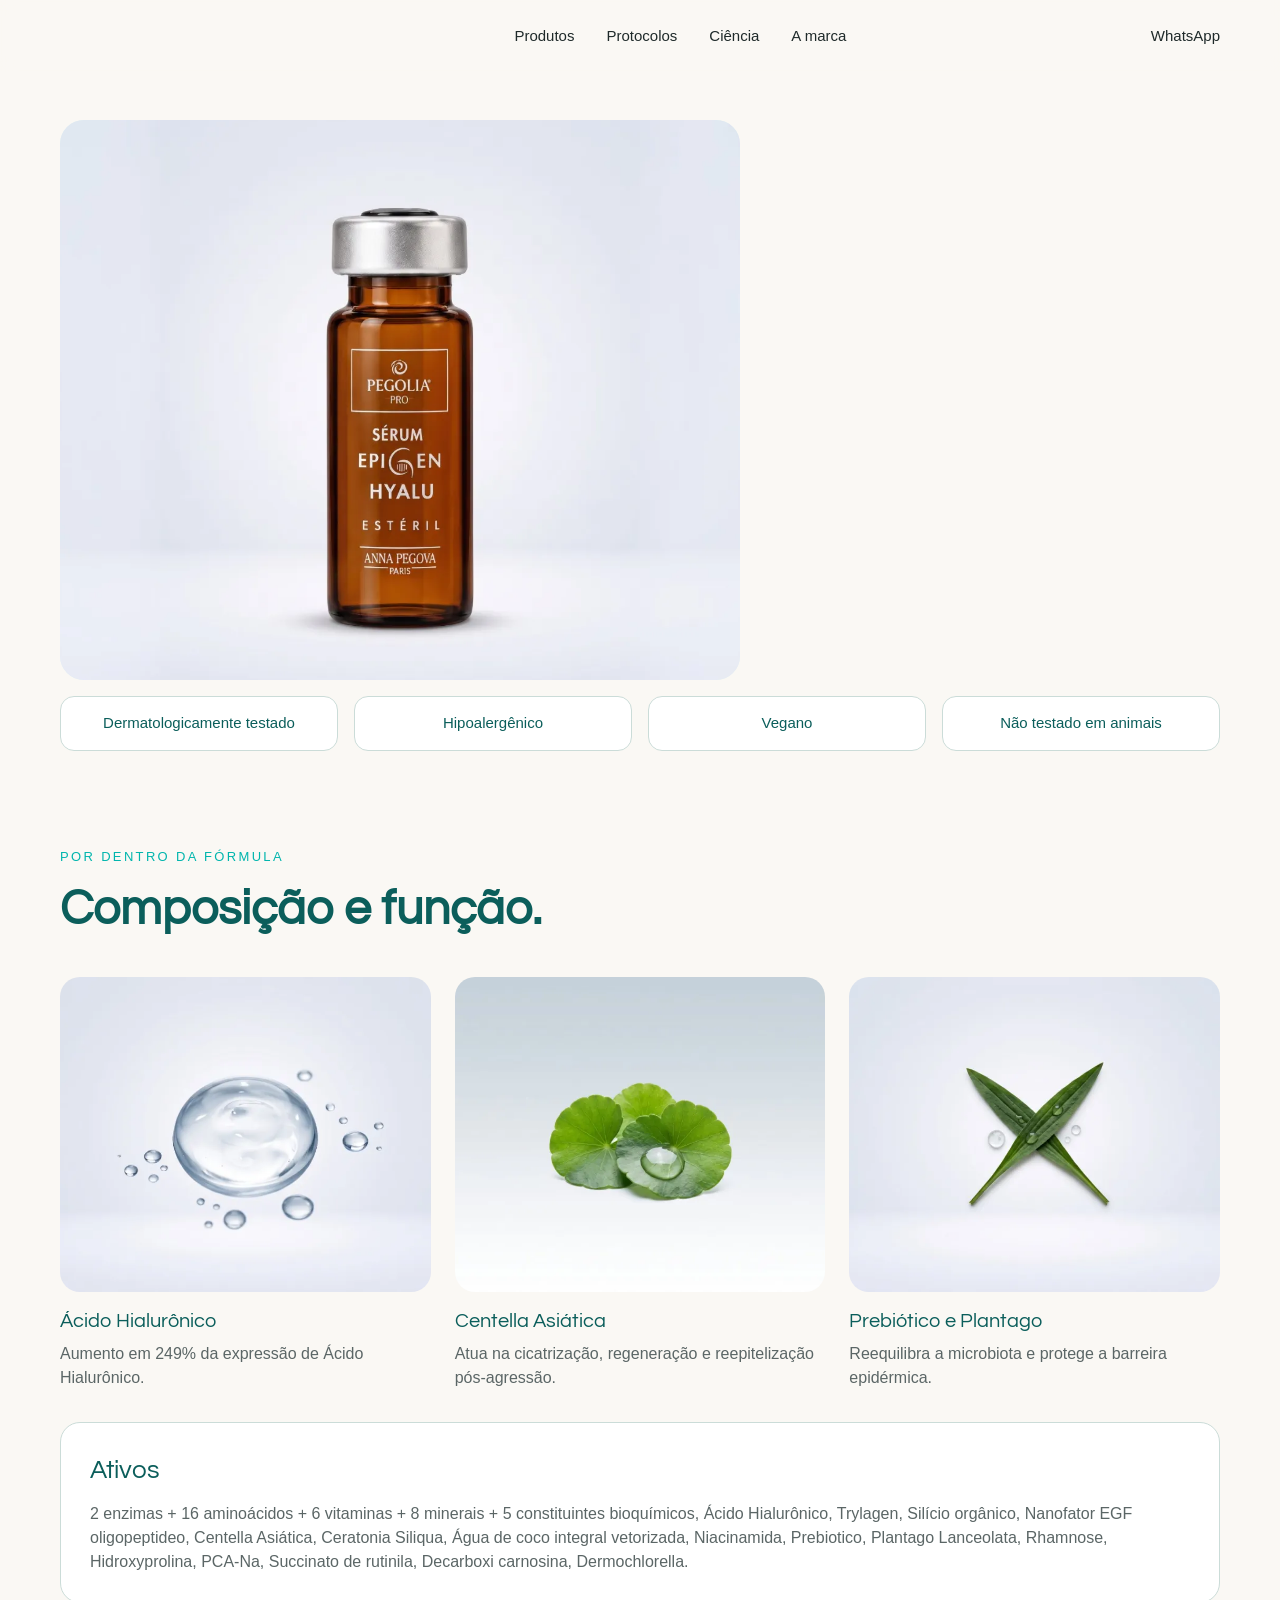
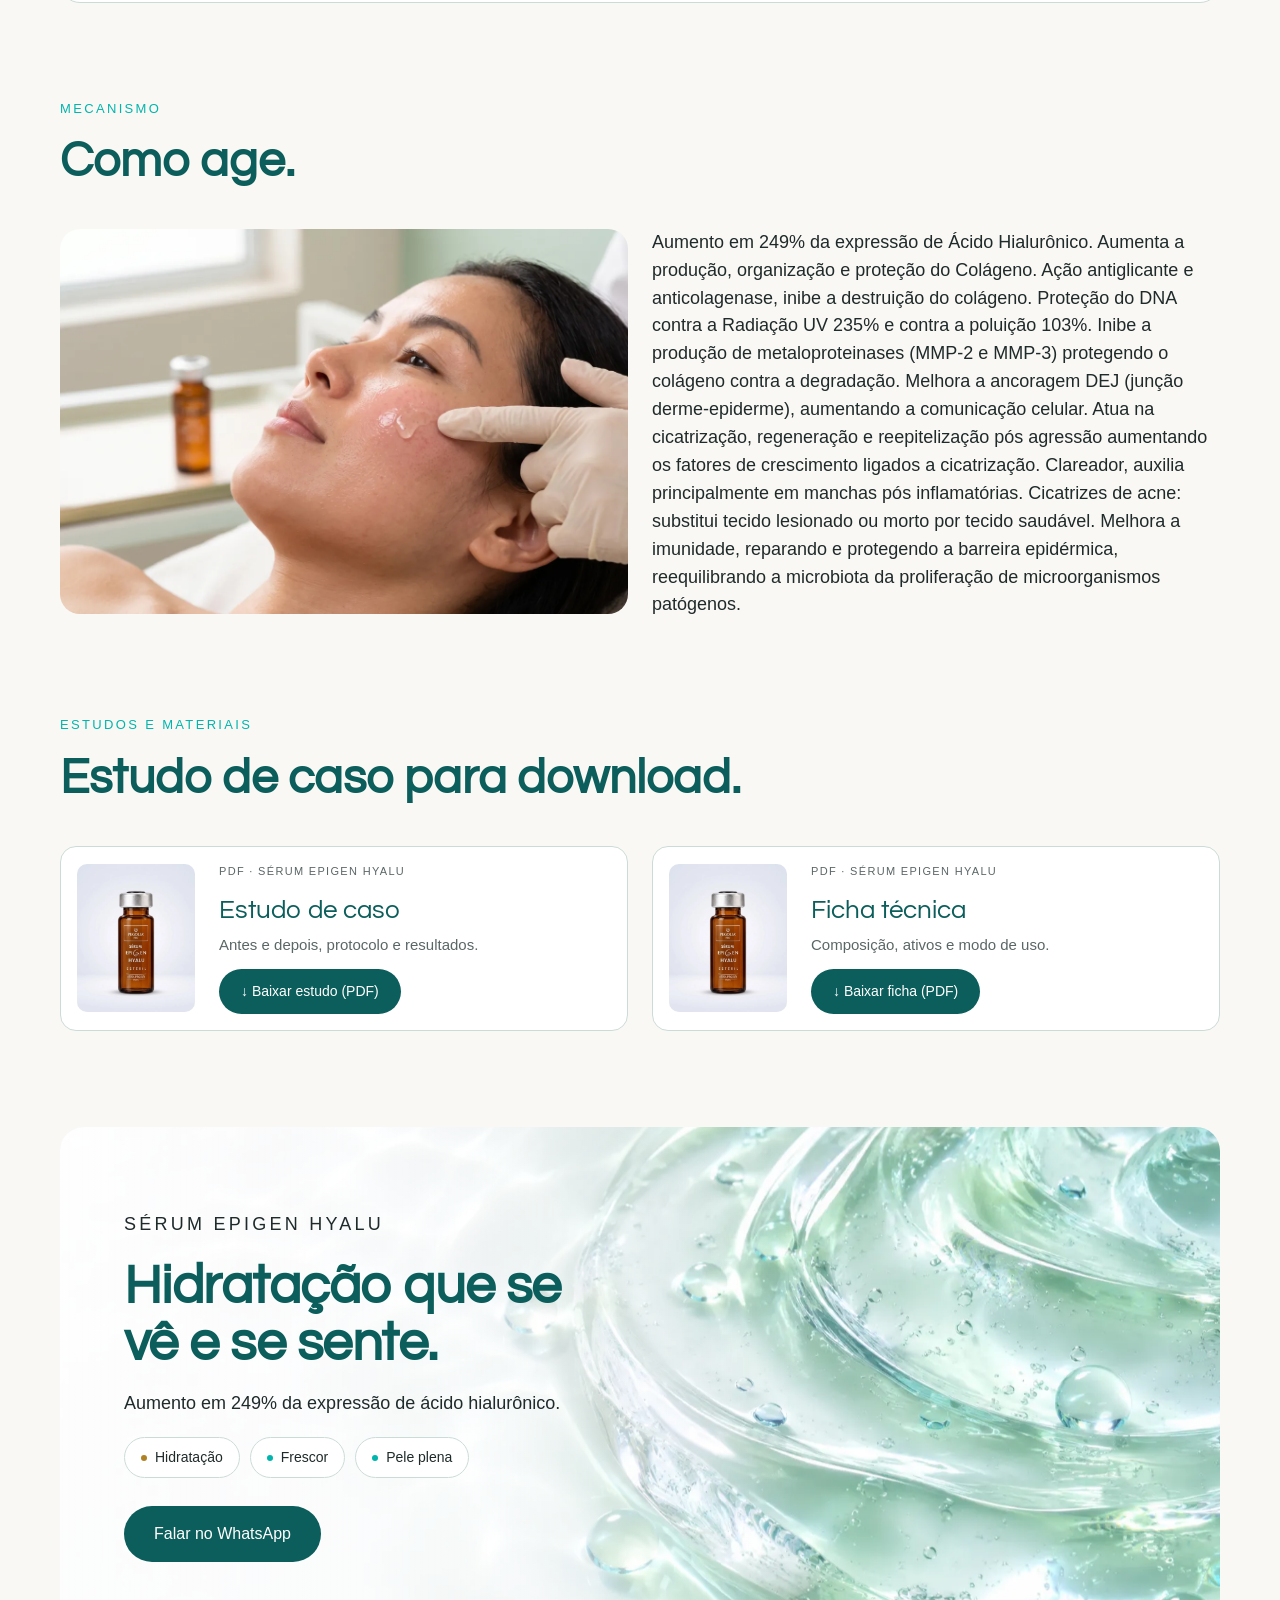
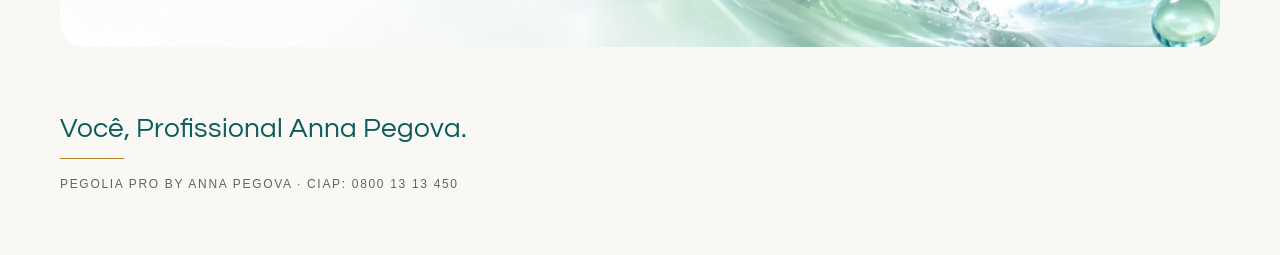
<file: serum-epigen-hyalu.html>
<!doctype html>
<html lang="pt-BR">
<head>
<meta charset="utf-8">
<meta name="viewport" content="width=device-width,initial-scale=1">
<title>Sérum Epigen Hyalu · Anna Pegova Profissional</title>
<meta name="description" content="Aumento em 249% da expressão de Ácido Hialurônico. Aumenta a produção, organização e proteção do Colágeno.">
<link rel="preconnect" href="https://fonts.googleapis.com"><link rel="preconnect" href="https://fonts.gstatic.com" crossorigin>
<link href="https://fonts.googleapis.com/css2?family=Questrial&display=swap" rel="stylesheet">
<link rel="stylesheet" href="css/style.css?v=10">
<link rel="preload" as="image" href="img/logo-anna-pegova.png">
<script>(function(d){d.classList.add('js');try{if(sessionStorage.getItem('ap-intro')==='1'||matchMedia('(prefers-reduced-motion: reduce)').matches)d.classList.add('no-intro')}catch(e){d.classList.add('no-intro')}})(document.documentElement)</script>
</head>
<body>
<div class="intro" aria-hidden="true"><div class="intro__logo"><div class="intro__mark"></div></div><span class="intro__line"></span></div>
<header class="nav"><div class="wrap">
<a class="brand" href="index.html" aria-label="Anna Pegova Profissional"><span class="brand__logo"></span></a>
<nav class="nav__links"><a href="index.html#produtos">Produtos</a><a href="index.html#protocolos">Protocolos</a><a href="index.html#ciencia">Ciência</a><a href="index.html#marca">A marca</a></nav>
<a class="nav__wa" href="https://wa.me/5500000000000" target="_blank" rel="noopener" data-track="whatsapp">WhatsApp</a>
</div></header>
<main>
<section class="section" style="padding-top:48px"><div class="wrap">
<div class="p-hero"><div class="p-hero__img"><img src="img/produto-hyalu-hero.webp" alt="Sérum Epigen Hyalu"></div>
<div><p class="eyebrow">DRUG DELIVERY · AMPOLA ESTÉRIL</p><h1 class="h1">Sérum Epigen Hyalu</h1><p class="lead">Aumento em 249% da expressão de Ácido Hialurônico. Aumenta a produção, organização e proteção do Colágeno.</p>
<p class="p-hero__small">Apresentação: Caixa com 10 ampolas de uso externo e único - 2ml cada.</p><a class="btn" href="https://wa.me/5500000000000" target="_blank" rel="noopener" data-track="whatsapp">Falar no WhatsApp</a></div></div>
<div class="p-selos"><span>Dermatologicamente testado</span><span>Hipoalergênico</span><span>Vegano</span><span>Não testado em animais</span></div>
</div></section><section class="section"><div class="wrap"><div class="section__head"><p class="eyebrow">POR DENTRO DA FÓRMULA</p><h2 class="h2">Composição e função.</h2></div>
<div class="grid3"><div class="card-img"><div class="card-img__img"><img src="img/hyalu-ativo1.webp" alt="Ácido Hialurônico" loading="lazy" decoding="async"></div><h3>Ácido Hialurônico</h3><p>Aumento em 249% da expressão de Ácido Hialurônico.</p></div><div class="card-img"><div class="card-img__img"><img src="img/hyalu-ativo2.webp" alt="Centella Asiática" loading="lazy" decoding="async"></div><h3>Centella Asiática</h3><p>Atua na cicatrização, regeneração e reepitelização pós-agressão.</p></div><div class="card-img"><div class="card-img__img"><img src="img/hyalu-ativo3.webp" alt="Prebiótico e Plantago" loading="lazy" decoding="async"></div><h3>Prebiótico e Plantago</h3><p>Reequilibra a microbiota e protege a barreira epidérmica.</p></div></div>
<div class="box mt32"><h3>Ativos</h3><p>2 enzimas + 16 aminoácidos + 6 vitaminas + 8 minerais + 5 constituintes bioquímicos, Ácido Hialurônico, Trylagen, Silício orgânico, Nanofator EGF oligopeptideo, Centella Asiática, Ceratonia Siliqua, Água de coco integral vetorizada, Niacinamida, Prebiotico, Plantago Lanceolata, Rhamnose, Hidroxyprolina, PCA-Na, Succinato de rutinila, Decarboxi carnosina, Dermochlorella.</p></div></div></section>
<section class="section"><div class="wrap"><div class="section__head"><p class="eyebrow">MECANISMO</p><h2 class="h2">Como age.</h2></div>
<div class="mech"><div class="mech__img"><img src="img/hyalu-mecanismo.webp" alt="Aplicação do Sérum Epigen Hyalu em cabine" loading="lazy" decoding="async"></div>
<div class="mech__txt"><p>Aumento em 249% da expressão de Ácido Hialurônico. Aumenta a produção, organização e proteção do Colágeno. Ação antiglicante e anticolagenase, inibe a destruição do colágeno. Proteção do DNA contra a Radiação UV 235% e contra a poluição 103%. Inibe a produção de metaloproteinases (MMP-2 e MMP-3) protegendo o colágeno contra a degradação. Melhora a ancoragem DEJ (junção derme-epiderme), aumentando a comunicação celular. Atua na cicatrização, regeneração e reepitelização pós agressão aumentando os fatores de crescimento ligados a cicatrização. Clareador, auxilia principalmente em manchas pós inflamatórias. Cicatrizes de acne: substitui tecido lesionado ou morto por tecido saudável. Melhora a imunidade, reparando e protegendo a barreira epidérmica, reequilibrando a microbiota da proliferação de microorganismos patógenos.</p></div></div></div></section>
<section class="section"><div class="wrap"><div class="section__head"><p class="eyebrow">ESTUDOS E MATERIAIS</p><h2 class="h2">Estudo de caso para download.</h2></div><div class="grid2"><div class="dl"><img src="img/produto-hyalu.webp" alt="" loading="lazy" decoding="async"><div><p class="eyebrow">PDF · SÉRUM EPIGEN HYALU</p><h3>Estudo de caso</h3><p>Antes e depois, protocolo e resultados.</p><a class="btn" href="#" download>↓ Baixar estudo (PDF)</a></div></div><div class="dl"><img src="img/produto-hyalu.webp" alt="" loading="lazy" decoding="async"><div><p class="eyebrow">PDF · SÉRUM EPIGEN HYALU</p><h3>Ficha técnica</h3><p>Composição, ativos e modo de uso.</p><a class="btn" href="#" download>↓ Baixar ficha (PDF)</a></div></div></div></div></section>
<section class="section"><div class="wrap">
<div class="cta cta--sens"><img class="cta__tex" src="img/textura-hyalu.webp" alt="" loading="lazy" decoding="async">
<div class="cta__body"><p class="eyebrow">SÉRUM EPIGEN HYALU</p><h2 class="h1">Hidratação que se vê e se sente.</h2><p>Aumento em 249% da expressão de ácido hialurônico.</p>
<div class="cta__chips"><span class="cta__chip"><i></i>Hidratação</span><span class="cta__chip"><i></i>Frescor</span><span class="cta__chip"><i></i>Pele plena</span></div><a class="btn" href="https://wa.me/5500000000000" target="_blank" rel="noopener" data-track="whatsapp">Falar no WhatsApp</a></div></div>
</div></section>

</main>
<footer class="footer"><div class="wrap">
<p class="h3">Você, Profissional Anna Pegova.</p><hr>
<small>PEGOLIA PRO BY ANNA PEGOVA · CIAP: 0800 13 13 450</small>
</div></footer>
<script src="js/site.js?v=7" defer></script>

</body>
</html>
</file>
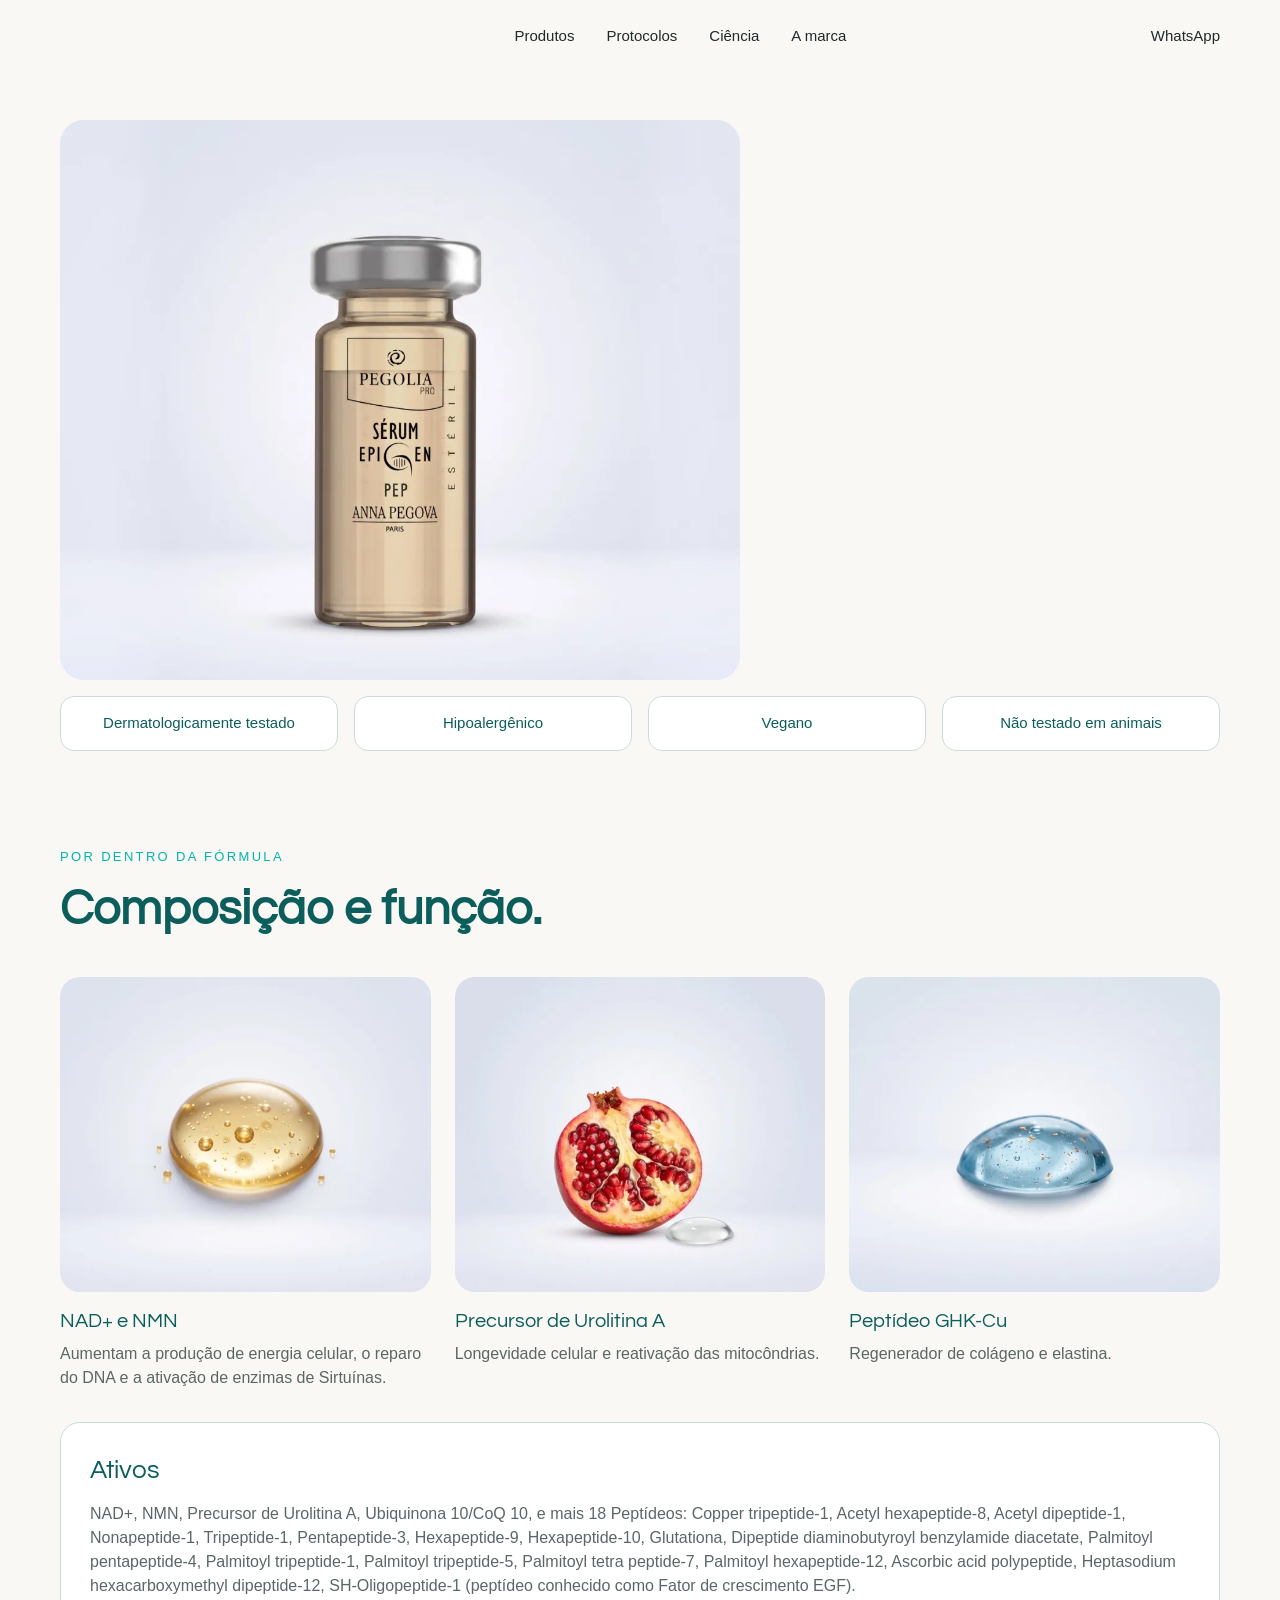
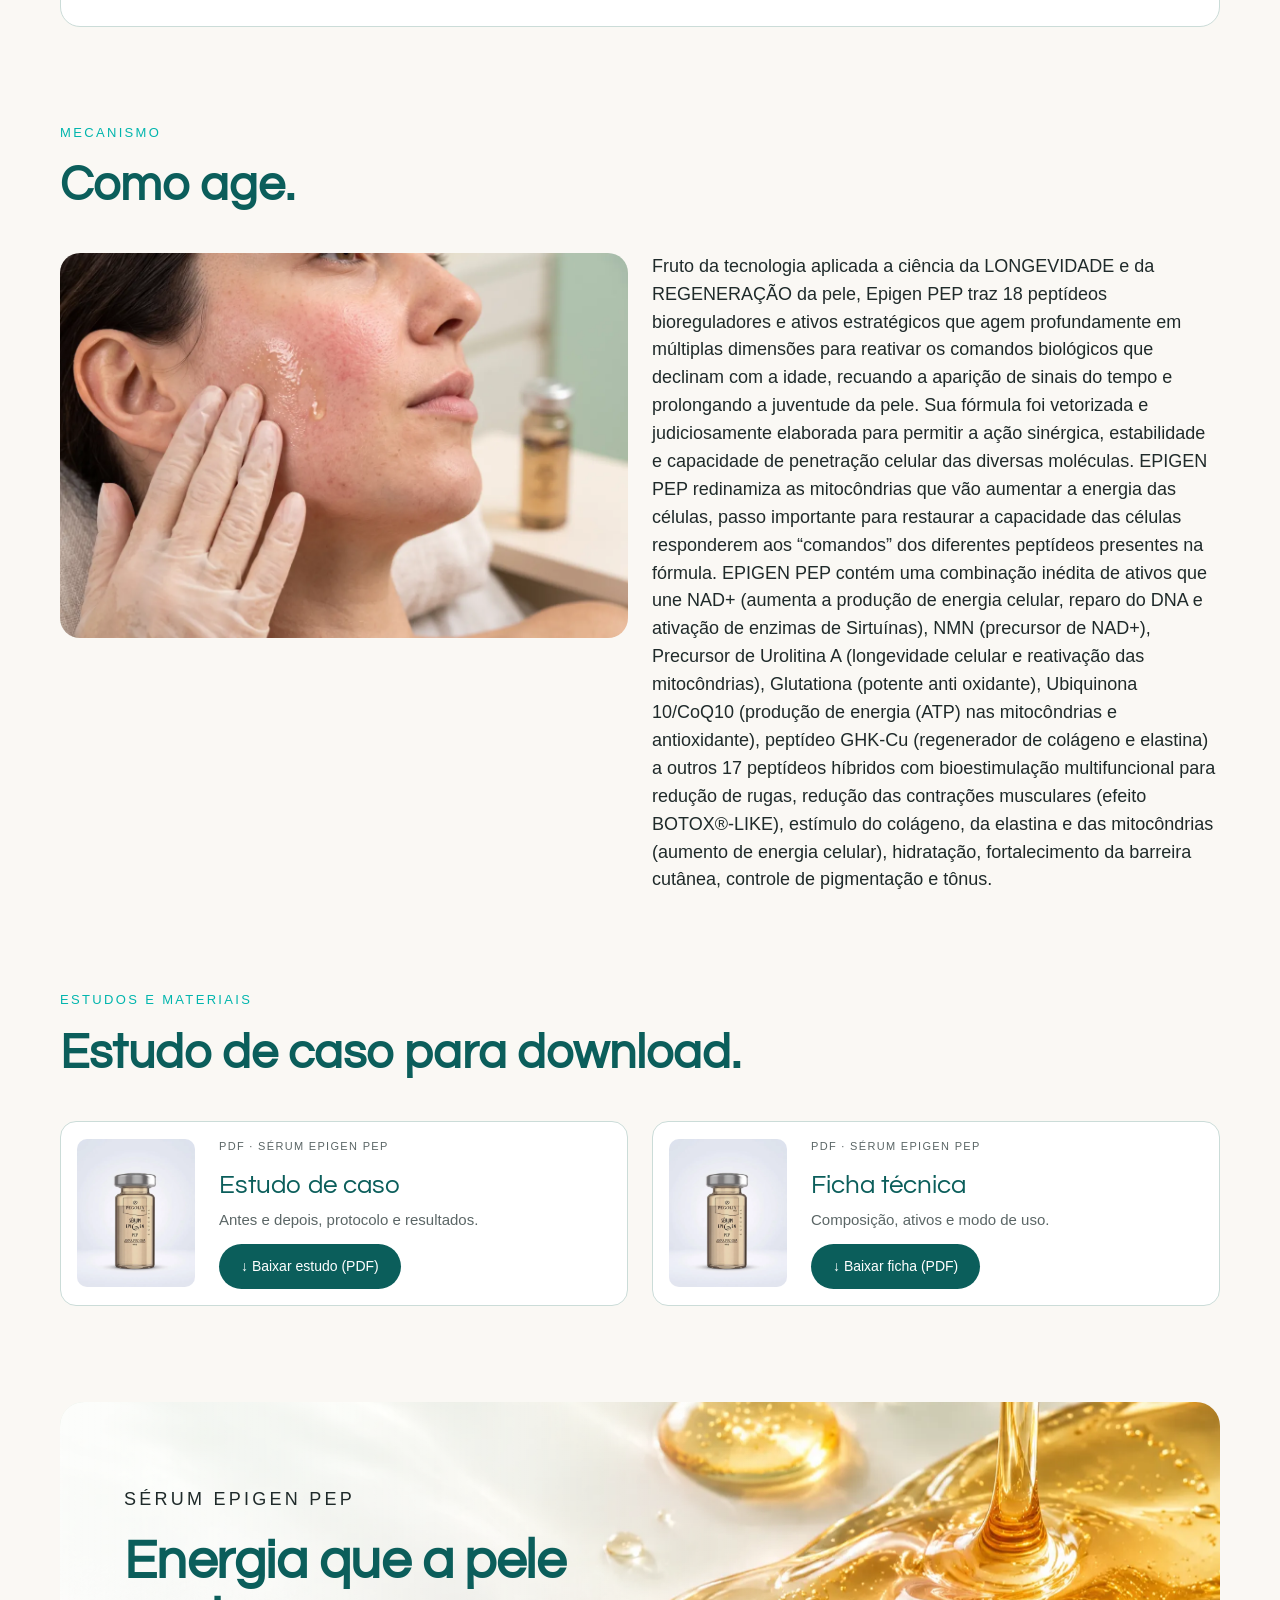
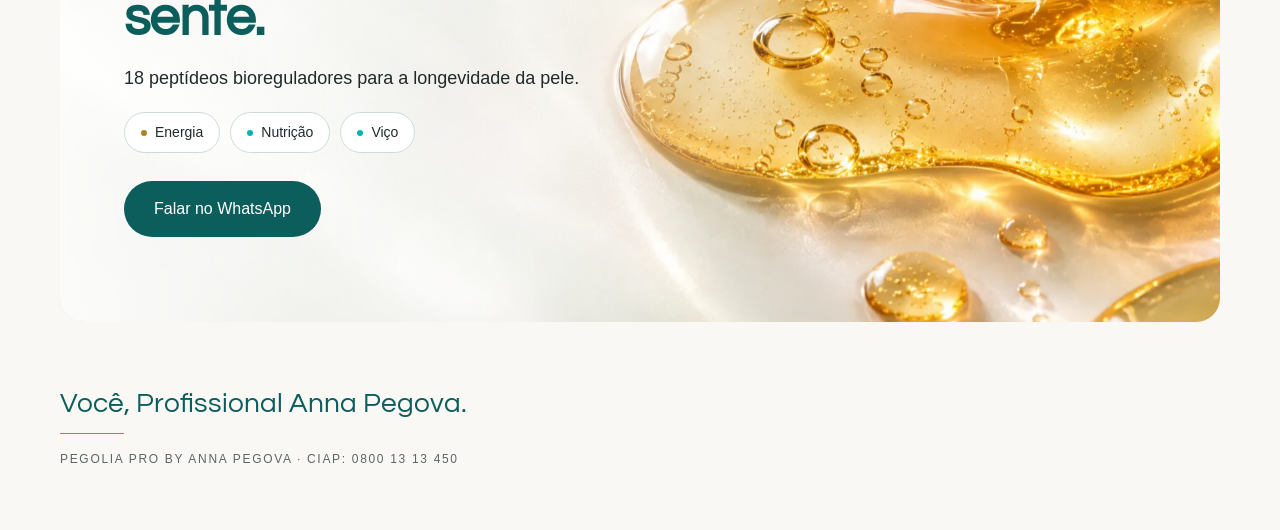
<file: serum-epigen-pep.html>
<!doctype html>
<html lang="pt-BR">
<head>
<meta charset="utf-8">
<meta name="viewport" content="width=device-width,initial-scale=1">
<title>Sérum Epigen PEP · Anna Pegova Profissional</title>
<meta name="description" content="Tecnologia aplicada à ciência da longevidade e da regeneração da pele, com 18 peptídeos bioreguladores.">
<link rel="preconnect" href="https://fonts.googleapis.com"><link rel="preconnect" href="https://fonts.gstatic.com" crossorigin>
<link href="https://fonts.googleapis.com/css2?family=Questrial&display=swap" rel="stylesheet">
<link rel="stylesheet" href="css/style.css?v=10">
<link rel="preload" as="image" href="img/logo-anna-pegova.png">
<script>(function(d){d.classList.add('js');try{if(sessionStorage.getItem('ap-intro')==='1'||matchMedia('(prefers-reduced-motion: reduce)').matches)d.classList.add('no-intro')}catch(e){d.classList.add('no-intro')}})(document.documentElement)</script>
</head>
<body>
<div class="intro" aria-hidden="true"><div class="intro__logo"><div class="intro__mark"></div></div><span class="intro__line"></span></div>
<header class="nav"><div class="wrap">
<a class="brand" href="index.html" aria-label="Anna Pegova Profissional"><span class="brand__logo"></span></a>
<nav class="nav__links"><a href="index.html#produtos">Produtos</a><a href="index.html#protocolos">Protocolos</a><a href="index.html#ciencia">Ciência</a><a href="index.html#marca">A marca</a></nav>
<a class="nav__wa" href="https://wa.me/5500000000000" target="_blank" rel="noopener" data-track="whatsapp">WhatsApp</a>
</div></header>
<main>
<section class="section" style="padding-top:48px"><div class="wrap">
<div class="p-hero"><div class="p-hero__img"><img src="img/produto-pep-hero.webp" alt="Sérum Epigen PEP"></div>
<div><p class="eyebrow">DRUG DELIVERY · AMPOLA ESTÉRIL</p><h1 class="h1">Sérum Epigen PEP</h1><p class="lead">Tecnologia aplicada à ciência da longevidade e da regeneração da pele, com 18 peptídeos bioreguladores.</p>
<p class="p-hero__small">Apresentação: Caixa com 10 ampolas de uso externo e único - 2ml cada.</p><a class="btn" href="https://wa.me/5500000000000" target="_blank" rel="noopener" data-track="whatsapp">Falar no WhatsApp</a></div></div>
<div class="p-selos"><span>Dermatologicamente testado</span><span>Hipoalergênico</span><span>Vegano</span><span>Não testado em animais</span></div>
</div></section><section class="section"><div class="wrap"><div class="section__head"><p class="eyebrow">POR DENTRO DA FÓRMULA</p><h2 class="h2">Composição e função.</h2></div>
<div class="grid3"><div class="card-img"><div class="card-img__img"><img src="img/pep-ativo1.webp" alt="NAD+ e NMN" loading="lazy" decoding="async"></div><h3>NAD+ e NMN</h3><p>Aumentam a produção de energia celular, o reparo do DNA e a ativação de enzimas de Sirtuínas.</p></div><div class="card-img"><div class="card-img__img"><img src="img/pep-ativo2.webp" alt="Precursor de Urolitina A" loading="lazy" decoding="async"></div><h3>Precursor de Urolitina A</h3><p>Longevidade celular e reativação das mitocôndrias.</p></div><div class="card-img"><div class="card-img__img"><img src="img/pep-ativo3.webp" alt="Peptídeo GHK-Cu" loading="lazy" decoding="async"></div><h3>Peptídeo GHK-Cu</h3><p>Regenerador de colágeno e elastina.</p></div></div>
<div class="box mt32"><h3>Ativos</h3><p>NAD+, NMN, Precursor de Urolitina A, Ubiquinona 10/CoQ 10, e mais 18 Peptídeos: Copper tripeptide-1, Acetyl hexapeptide-8, Acetyl dipeptide-1, Nonapeptide-1, Tripeptide-1, Pentapeptide-3, Hexapeptide-9, Hexapeptide-10, Glutationa, Dipeptide diaminobutyroyl benzylamide diacetate, Palmitoyl pentapeptide-4, Palmitoyl tripeptide-1, Palmitoyl tripeptide-5, Palmitoyl tetra peptide-7, Palmitoyl hexapeptide-12, Ascorbic acid polypeptide, Heptasodium hexacarboxymethyl dipeptide-12, SH-Oligopeptide-1 (peptídeo conhecido como Fator de crescimento EGF).</p></div></div></section>
<section class="section"><div class="wrap"><div class="section__head"><p class="eyebrow">MECANISMO</p><h2 class="h2">Como age.</h2></div>
<div class="mech"><div class="mech__img"><img src="img/pep-mecanismo.webp" alt="Aplicação do Sérum Epigen PEP em cabine" loading="lazy" decoding="async"></div>
<div class="mech__txt"><p>Fruto da tecnologia aplicada a ciência da LONGEVIDADE e da REGENERAÇÃO da pele, Epigen PEP traz 18 peptídeos bioreguladores e ativos estratégicos que agem profundamente em múltiplas dimensões para reativar os comandos biológicos que declinam com a idade, recuando a aparição de sinais do tempo e prolongando a juventude da pele. Sua fórmula foi vetorizada e judiciosamente elaborada para permitir a ação sinérgica, estabilidade e capacidade de penetração celular das diversas moléculas. EPIGEN PEP redinamiza as mitocôndrias que vão aumentar a energia das células, passo importante para restaurar a capacidade das células responderem aos “comandos” dos diferentes peptídeos presentes na fórmula. EPIGEN PEP contém uma combinação inédita de ativos que une NAD+ (aumenta a produção de energia celular, reparo do DNA e ativação de enzimas de Sirtuínas), NMN (precursor de NAD+), Precursor de Urolitina A (longevidade celular e reativação das mitocôndrias), Glutationa (potente anti oxidante), Ubiquinona 10/CoQ10 (produção de energia (ATP) nas mitocôndrias e antioxidante), peptídeo GHK-Cu (regenerador de colágeno e elastina) a outros 17 peptídeos híbridos com bioestimulação multifuncional para redução de rugas, redução das contrações musculares (efeito BOTOX®-LIKE), estímulo do colágeno, da elastina e das mitocôndrias (aumento de energia celular), hidratação, fortalecimento da barreira cutânea, controle de pigmentação e tônus.</p></div></div></div></section>
<section class="section"><div class="wrap"><div class="section__head"><p class="eyebrow">ESTUDOS E MATERIAIS</p><h2 class="h2">Estudo de caso para download.</h2></div><div class="grid2"><div class="dl"><img src="img/produto-pep.webp" alt="" loading="lazy" decoding="async"><div><p class="eyebrow">PDF · SÉRUM EPIGEN PEP</p><h3>Estudo de caso</h3><p>Antes e depois, protocolo e resultados.</p><a class="btn" href="#" download>↓ Baixar estudo (PDF)</a></div></div><div class="dl"><img src="img/produto-pep.webp" alt="" loading="lazy" decoding="async"><div><p class="eyebrow">PDF · SÉRUM EPIGEN PEP</p><h3>Ficha técnica</h3><p>Composição, ativos e modo de uso.</p><a class="btn" href="#" download>↓ Baixar ficha (PDF)</a></div></div></div></div></section>
<section class="section"><div class="wrap">
<div class="cta cta--sens"><img class="cta__tex" src="img/textura-pep.webp" alt="" loading="lazy" decoding="async">
<div class="cta__body"><p class="eyebrow">SÉRUM EPIGEN PEP</p><h2 class="h1">Energia que a pele sente.</h2><p>18 peptídeos bioreguladores para a longevidade da pele.</p>
<div class="cta__chips"><span class="cta__chip"><i></i>Energia</span><span class="cta__chip"><i></i>Nutrição</span><span class="cta__chip"><i></i>Viço</span></div><a class="btn" href="https://wa.me/5500000000000" target="_blank" rel="noopener" data-track="whatsapp">Falar no WhatsApp</a></div></div>
</div></section>

</main>
<footer class="footer"><div class="wrap">
<p class="h3">Você, Profissional Anna Pegova.</p><hr>
<small>PEGOLIA PRO BY ANNA PEGOVA · CIAP: 0800 13 13 450</small>
</div></footer>
<script src="js/site.js?v=7" defer></script>

</body>
</html>
</file>
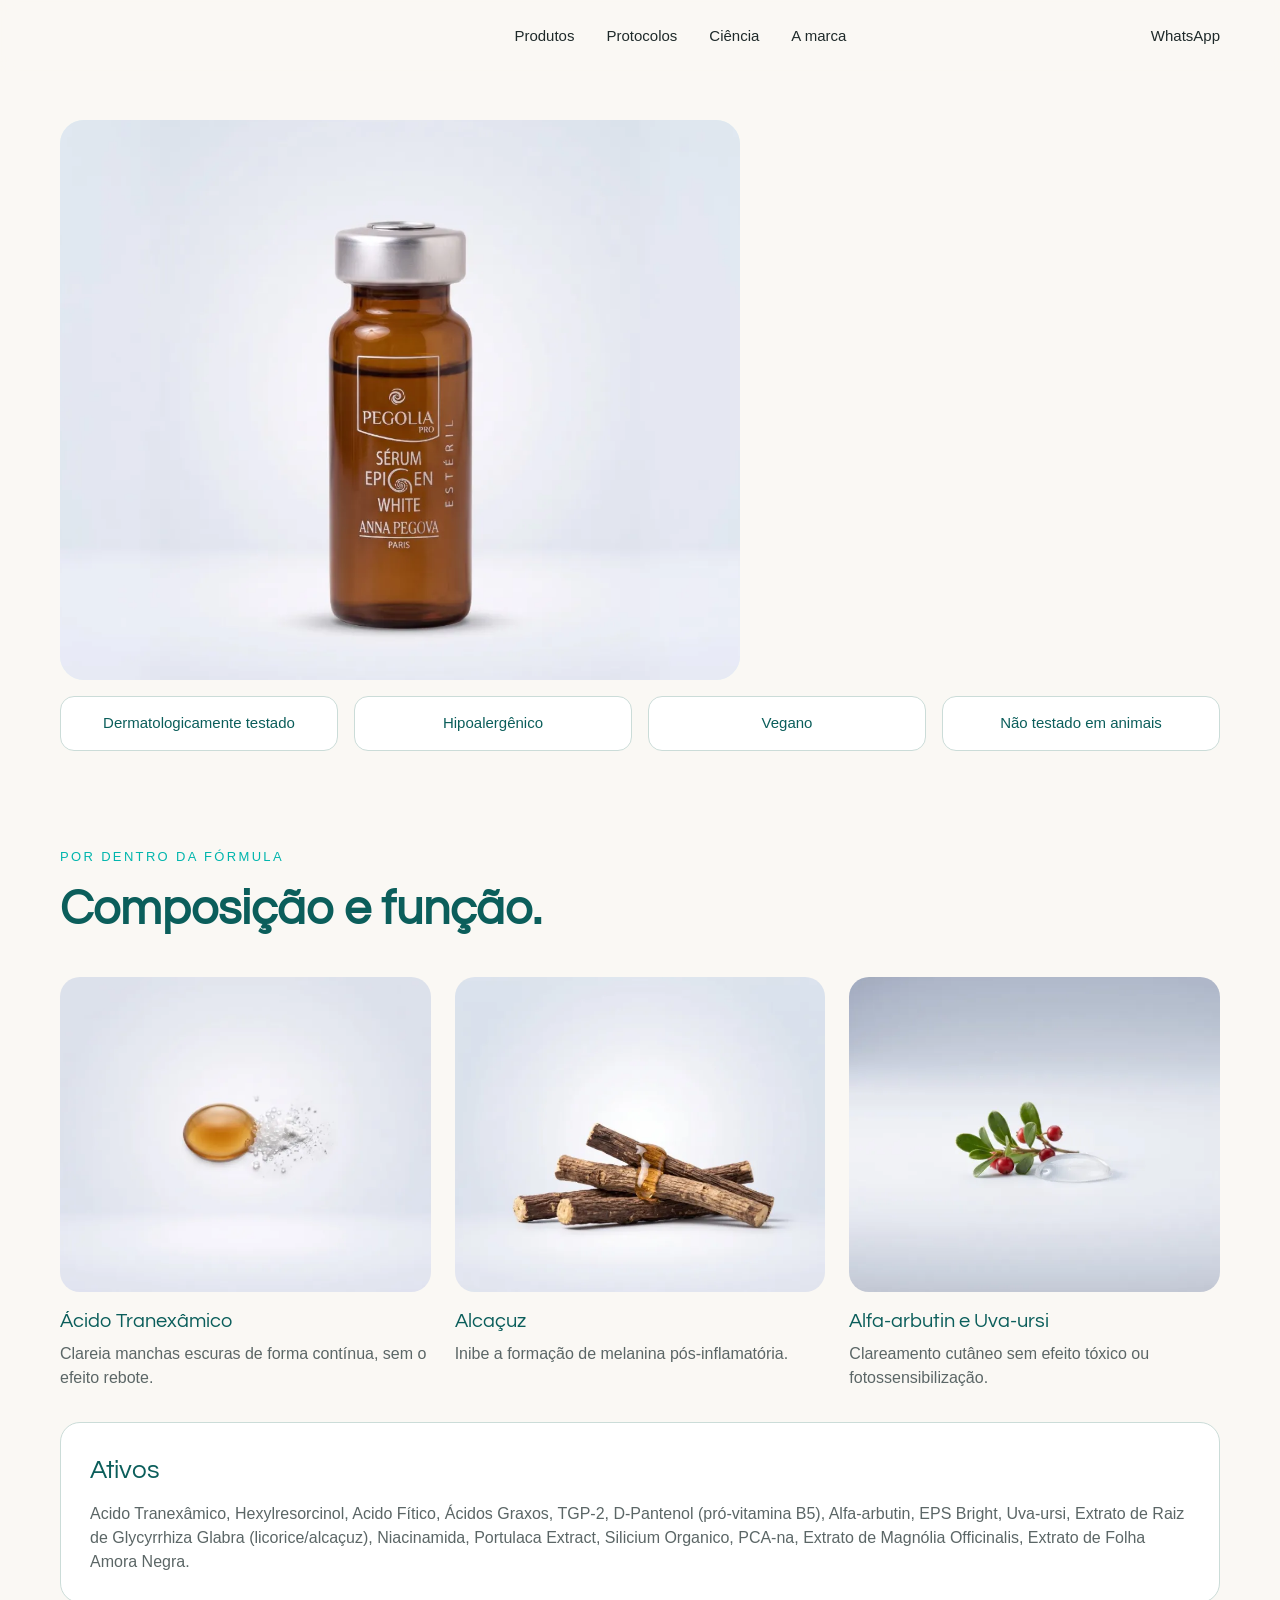
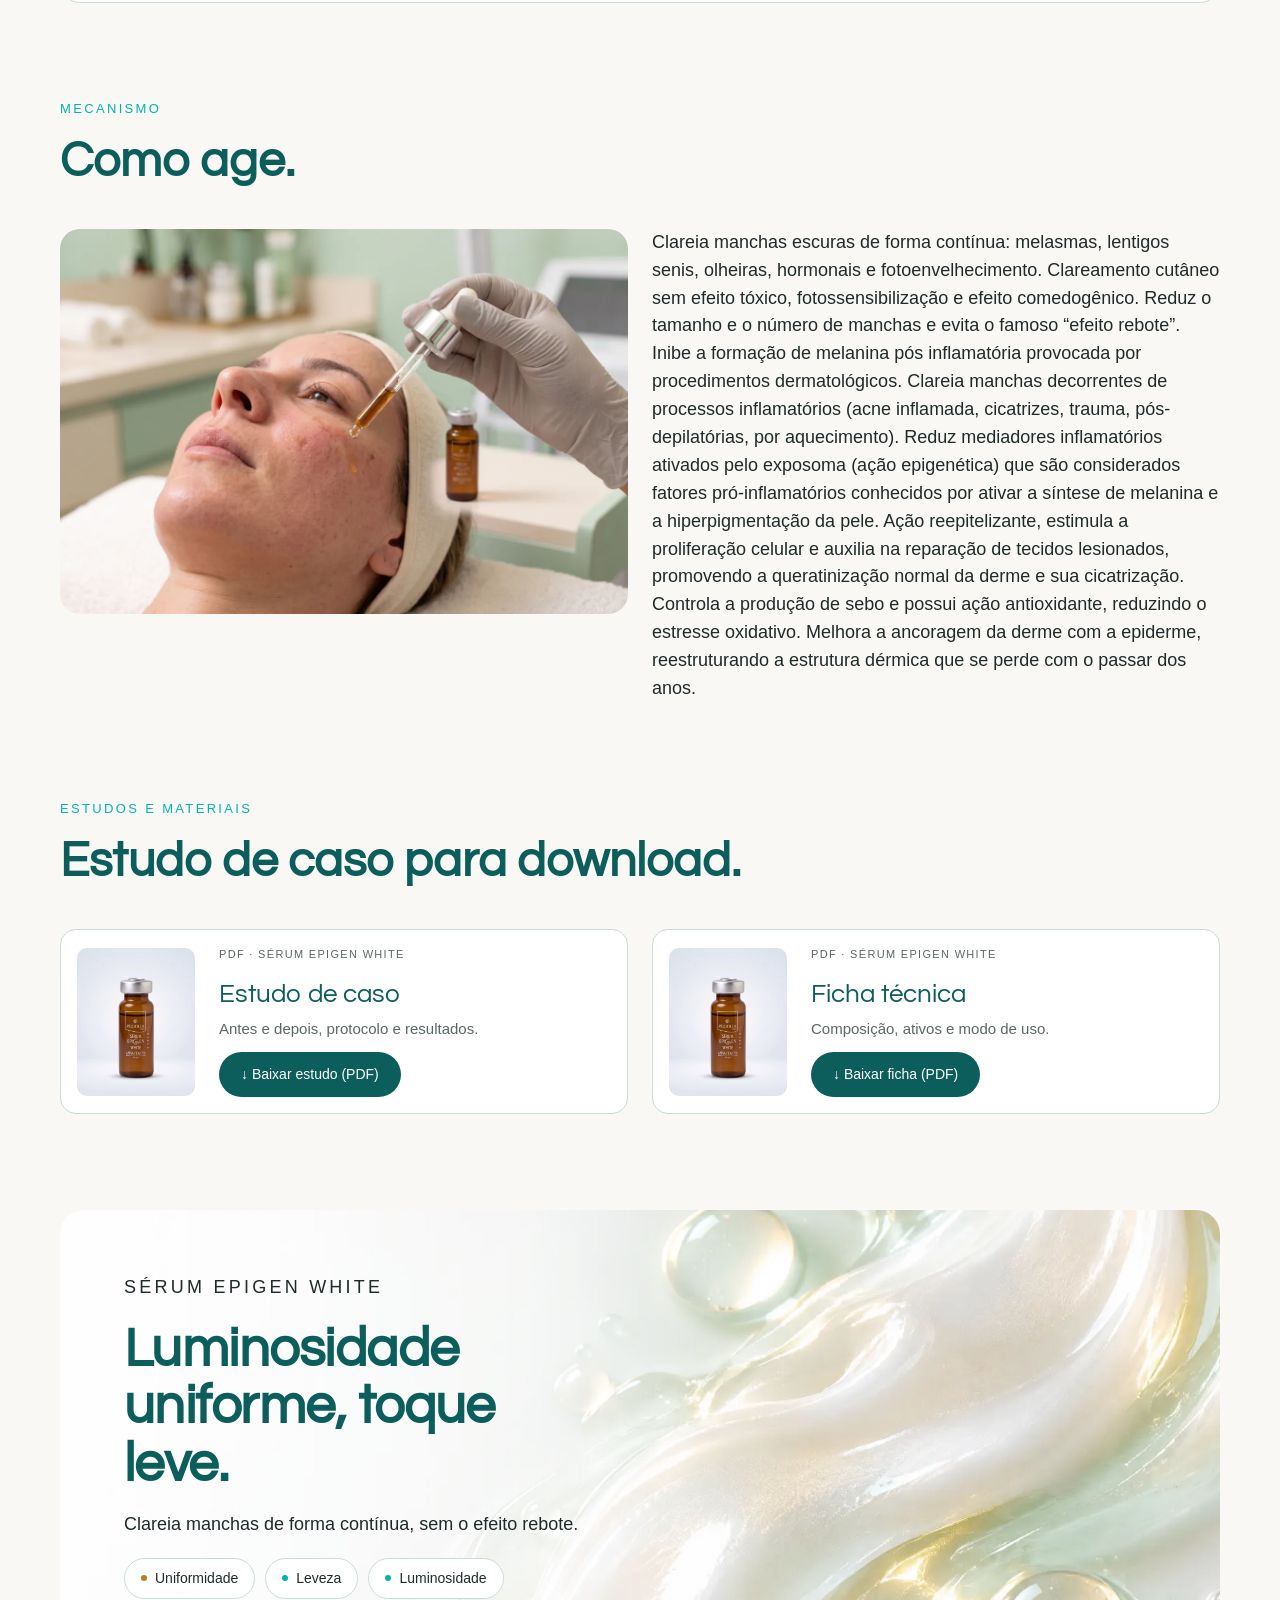
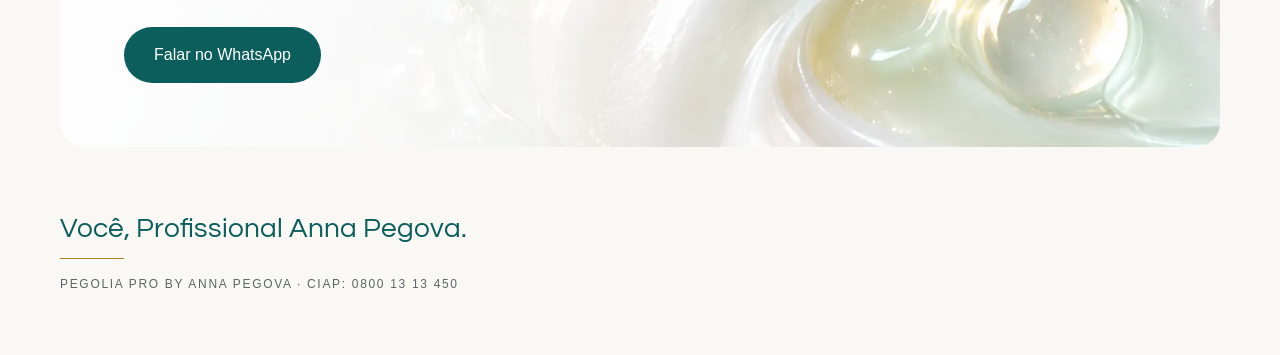
<file: serum-epigen-white.html>
<!doctype html>
<html lang="pt-BR">
<head>
<meta charset="utf-8">
<meta name="viewport" content="width=device-width,initial-scale=1">
<title>Sérum Epigen White · Anna Pegova Profissional</title>
<meta name="description" content="Clareia manchas escuras de forma contínua: melasmas, lentigos senis, olheiras, hormonais e fotoenvelhecimento.">
<link rel="preconnect" href="https://fonts.googleapis.com"><link rel="preconnect" href="https://fonts.gstatic.com" crossorigin>
<link href="https://fonts.googleapis.com/css2?family=Questrial&display=swap" rel="stylesheet">
<link rel="stylesheet" href="css/style.css?v=10">
<link rel="preload" as="image" href="img/logo-anna-pegova.png">
<script>(function(d){d.classList.add('js');try{if(sessionStorage.getItem('ap-intro')==='1'||matchMedia('(prefers-reduced-motion: reduce)').matches)d.classList.add('no-intro')}catch(e){d.classList.add('no-intro')}})(document.documentElement)</script>
</head>
<body>
<div class="intro" aria-hidden="true"><div class="intro__logo"><div class="intro__mark"></div></div><span class="intro__line"></span></div>
<header class="nav"><div class="wrap">
<a class="brand" href="index.html" aria-label="Anna Pegova Profissional"><span class="brand__logo"></span></a>
<nav class="nav__links"><a href="index.html#produtos">Produtos</a><a href="index.html#protocolos">Protocolos</a><a href="index.html#ciencia">Ciência</a><a href="index.html#marca">A marca</a></nav>
<a class="nav__wa" href="https://wa.me/5500000000000" target="_blank" rel="noopener" data-track="whatsapp">WhatsApp</a>
</div></header>
<main>
<section class="section" style="padding-top:48px"><div class="wrap">
<div class="p-hero"><div class="p-hero__img"><img src="img/produto-white-hero.webp" alt="Sérum Epigen White"></div>
<div><p class="eyebrow">DRUG DELIVERY · AMPOLA ESTÉRIL</p><h1 class="h1">Sérum Epigen White</h1><p class="lead">Clareia manchas escuras de forma contínua: melasmas, lentigos senis, olheiras, hormonais e fotoenvelhecimento.</p>
<p class="p-hero__small">Apresentação: Caixa com 10 ampolas de uso externo e único - 2ml cada.</p><a class="btn" href="https://wa.me/5500000000000" target="_blank" rel="noopener" data-track="whatsapp">Falar no WhatsApp</a></div></div>
<div class="p-selos"><span>Dermatologicamente testado</span><span>Hipoalergênico</span><span>Vegano</span><span>Não testado em animais</span></div>
</div></section><section class="section"><div class="wrap"><div class="section__head"><p class="eyebrow">POR DENTRO DA FÓRMULA</p><h2 class="h2">Composição e função.</h2></div>
<div class="grid3"><div class="card-img"><div class="card-img__img"><img src="img/white-ativo1.webp" alt="Ácido Tranexâmico" loading="lazy" decoding="async"></div><h3>Ácido Tranexâmico</h3><p>Clareia manchas escuras de forma contínua, sem o efeito rebote.</p></div><div class="card-img"><div class="card-img__img"><img src="img/white-ativo2.webp" alt="Alcaçuz" loading="lazy" decoding="async"></div><h3>Alcaçuz</h3><p>Inibe a formação de melanina pós-inflamatória.</p></div><div class="card-img"><div class="card-img__img"><img src="img/white-ativo3.webp" alt="Alfa-arbutin e Uva-ursi" loading="lazy" decoding="async"></div><h3>Alfa-arbutin e Uva-ursi</h3><p>Clareamento cutâneo sem efeito tóxico ou fotossensibilização.</p></div></div>
<div class="box mt32"><h3>Ativos</h3><p>Acido Tranexâmico, Hexylresorcinol, Acido Fítico, Ácidos Graxos, TGP-2, D-Pantenol (pró-vitamina B5), Alfa-arbutin, EPS Bright, Uva-ursi, Extrato de Raiz de Glycyrrhiza Glabra (licorice/alcaçuz), Niacinamida, Portulaca Extract, Silicium Organico, PCA-na, Extrato de Magnólia Officinalis, Extrato de Folha Amora Negra.</p></div></div></section>
<section class="section"><div class="wrap"><div class="section__head"><p class="eyebrow">MECANISMO</p><h2 class="h2">Como age.</h2></div>
<div class="mech"><div class="mech__img"><img src="img/white-mecanismo.webp" alt="Aplicação do Sérum Epigen White em cabine" loading="lazy" decoding="async"></div>
<div class="mech__txt"><p>Clareia manchas escuras de forma contínua: melasmas, lentigos senis, olheiras, hormonais e fotoenvelhecimento. Clareamento cutâneo sem efeito tóxico, fotossensibilização e efeito comedogênico. Reduz o tamanho e o número de manchas e evita o famoso “efeito rebote”. Inibe a formação de melanina pós inflamatória provocada por procedimentos dermatológicos. Clareia manchas decorrentes de processos inflamatórios (acne inflamada, cicatrizes, trauma, pós-depilatórias, por aquecimento). Reduz mediadores inflamatórios ativados pelo exposoma (ação epigenética) que são considerados fatores pró-inflamatórios conhecidos por ativar a síntese de melanina e a hiperpigmentação da pele. Ação reepitelizante, estimula a proliferação celular e auxilia na reparação de tecidos lesionados, promovendo a queratinização normal da derme e sua cicatrização. Controla a produção de sebo e possui ação antioxidante, reduzindo o estresse oxidativo. Melhora a ancoragem da derme com a epiderme, reestruturando a estrutura dérmica que se perde com o passar dos anos.</p></div></div></div></section>
<section class="section"><div class="wrap"><div class="section__head"><p class="eyebrow">ESTUDOS E MATERIAIS</p><h2 class="h2">Estudo de caso para download.</h2></div><div class="grid2"><div class="dl"><img src="img/produto-white.webp" alt="" loading="lazy" decoding="async"><div><p class="eyebrow">PDF · SÉRUM EPIGEN WHITE</p><h3>Estudo de caso</h3><p>Antes e depois, protocolo e resultados.</p><a class="btn" href="#" download>↓ Baixar estudo (PDF)</a></div></div><div class="dl"><img src="img/produto-white.webp" alt="" loading="lazy" decoding="async"><div><p class="eyebrow">PDF · SÉRUM EPIGEN WHITE</p><h3>Ficha técnica</h3><p>Composição, ativos e modo de uso.</p><a class="btn" href="#" download>↓ Baixar ficha (PDF)</a></div></div></div></div></section>
<section class="section"><div class="wrap">
<div class="cta cta--sens"><img class="cta__tex" src="img/textura-white.webp" alt="" loading="lazy" decoding="async">
<div class="cta__body"><p class="eyebrow">SÉRUM EPIGEN WHITE</p><h2 class="h1">Luminosidade uniforme, toque leve.</h2><p>Clareia manchas de forma contínua, sem o efeito rebote.</p>
<div class="cta__chips"><span class="cta__chip"><i></i>Uniformidade</span><span class="cta__chip"><i></i>Leveza</span><span class="cta__chip"><i></i>Luminosidade</span></div><a class="btn" href="https://wa.me/5500000000000" target="_blank" rel="noopener" data-track="whatsapp">Falar no WhatsApp</a></div></div>
</div></section>

</main>
<footer class="footer"><div class="wrap">
<p class="h3">Você, Profissional Anna Pegova.</p><hr>
<small>PEGOLIA PRO BY ANNA PEGOVA · CIAP: 0800 13 13 450</small>
</div></footer>
<script src="js/site.js?v=7" defer></script>

</body>
</html>
</file>
<file: css/style.css>
/* Anna Pegova Profissional — estilos do site */
:root{
  --paper:#FAF8F4; --teal:#00B5AD; --deep:#0B5E5B; --mist:#E6F6F4;
  --line:#CBDCD8; --ink:#1F2A2A; --mute:#5B6666; --gold:#B08226; --white:#fff;
  --title:"ITC Avant Garde Gothic Pro","ITC Avant Garde Gothic","Avant Garde","Questrial",system-ui,sans-serif;
  --body:"Helvetica Neue",Helvetica,Arial,sans-serif;
  --wrap:1320px; --gut:60px; --radius:24px;
}
*{box-sizing:border-box;margin:0;padding:0}
html{scroll-behavior:smooth}
body{background:var(--paper);color:var(--ink);font-family:var(--body);font-size:16px;line-height:1.5;-webkit-font-smoothing:antialiased}
img{display:block;max-width:100%}
a{color:inherit;text-decoration:none}
.wrap{max-width:calc(var(--wrap) + var(--gut)*2);margin:0 auto;padding:0 var(--gut)}

/* tipografia */
.eyebrow{font-family:var(--body);font-weight:500;font-size:13px;letter-spacing:.18em;text-transform:uppercase;color:var(--teal)}
.h1{font-family:var(--title);font-weight:600;font-size:72px;line-height:1.04;letter-spacing:-.01em;color:var(--deep)}
.h2{font-family:var(--title);font-weight:600;font-size:48px;line-height:1.1;color:var(--deep)}
.h3{font-family:var(--title);font-weight:400;font-size:22px;line-height:1.25;color:var(--deep)}
.lead{font-size:20px;line-height:1.5;color:var(--mute)}
.muted{color:var(--mute)}

/* botões */
.btn{display:inline-flex;align-items:center;gap:10px;background:var(--deep);color:#fff;font-weight:500;font-size:16px;padding:16px 30px;border-radius:40px;transition:background .2s}
.btn:hover{background:#094c4a}
.btn--light{background:#fff;color:var(--deep)}
.btn--light:hover{background:var(--mist)}
.chip{display:inline-block;background:rgba(255,255,255,.85);border:1px solid var(--line);border-radius:30px;padding:10px 18px;font-size:14px;color:var(--ink)}

/* menu */
.nav{position:sticky;top:0;z-index:20;background:rgba(250,248,244,.92);backdrop-filter:blur(8px)}
.nav .wrap{display:flex;align-items:center;justify-content:space-between;height:72px}
.brand{font-weight:500;font-size:15px;letter-spacing:.16em;color:var(--deep)}
.nav__links{display:flex;gap:32px;font-size:15px}
.nav__links a:hover,.nav__wa:hover{color:var(--teal)}
.nav__wa{font-weight:500;font-size:15px}

/* seções */
.section{padding:96px 0 0}
.section__head{margin-bottom:40px}
.section__head .eyebrow{margin-bottom:18px}
.split-head{display:flex;justify-content:space-between;align-items:flex-end;gap:40px}

/* hero home */
.hero{position:relative;border-radius:var(--radius);overflow:hidden;min-height:620px;display:flex;align-items:center}
.hero__img{position:absolute;inset:0;width:100%;height:100%;object-fit:cover;object-position:right center}
.hero::after{content:"";position:absolute;inset:0;background:linear-gradient(90deg,rgba(250,248,244,.82) 0%,rgba(250,248,244,.68) 34%,rgba(250,248,244,0) 50%)}
.hero__body{position:relative;z-index:1;padding:56px;max-width:640px}
.hero__body .eyebrow{color:var(--deep);margin-bottom:22px}
.hero__body .h1{margin-bottom:18px}
.hero__body p{font-size:20px;color:var(--ink);margin-bottom:28px}
.hero__chips{display:flex;gap:12px;margin-top:56px;flex-wrap:wrap}

.selos{display:grid;grid-template-columns:repeat(4,1fr);text-align:center;color:var(--deep);font-size:15px;padding:30px 0 0}

/* grade de produtos */
.grid6{display:grid;grid-template-columns:repeat(6,1fr);gap:20px}
.card-prod__img{aspect-ratio:203/250;border-radius:16px;overflow:hidden;background:var(--mist)}
.card-prod__img img{width:100%;height:100%;object-fit:cover;transition:transform .4s}
.card-prod:hover .card-prod__img img{transform:scale(1.04)}
.card-prod h3{font-weight:500;font-size:16px;margin:12px 0 4px}
.card-prod p{font-size:14px;color:var(--mute);line-height:1.4}

/* por que */
.why{display:grid;grid-template-columns:668px 1fr;gap:24px;align-items:stretch}
.why__img{border-radius:var(--radius);overflow:hidden;min-height:620px}
.why__img img{width:100%;height:100%;object-fit:cover}
.why__body{padding:48px 40px}
.why__body .h2{margin:18px 0 40px}
.why__row{display:grid;grid-template-columns:190px 1fr;gap:12px;padding:16px 0;border-top:1px solid var(--line)}
.why__row strong{font-family:var(--title);font-weight:400;font-size:20px;color:var(--deep)}
.why__row span{color:var(--mute);font-size:16px}

/* banner foto grande */
.banner{position:relative;border-radius:var(--radius);overflow:hidden;min-height:600px;display:flex;align-items:center}
.banner__img{position:absolute;inset:0;width:100%;height:100%;object-fit:cover}
.banner::after{content:"";position:absolute;inset:0;background:linear-gradient(90deg,rgba(250,248,244,.85) 0%,rgba(250,248,244,.6) 35%,rgba(250,248,244,0) 60%)}
.banner__body{position:relative;z-index:1;padding:64px 56px;max-width:600px}
.banner__body .h1{font-size:64px;margin:16px 0 28px}

/* duas colunas imagem + texto */
.duo{display:grid;grid-template-columns:1fr 1fr;gap:64px;align-items:center}
.duo__img{border-radius:var(--radius);overflow:hidden;aspect-ratio:628/480}
.duo__img img{width:100%;height:100%;object-fit:cover}
.duo .h2{margin:18px 0 18px}
.duo p{color:var(--mute);font-size:18px;margin-bottom:18px}

/* CTA final */
.cta{position:relative;border-radius:var(--radius);overflow:hidden;min-height:460px;background:var(--teal);color:var(--deep);display:flex;align-items:center}
.cta__tex{position:absolute;inset:0;width:100%;height:100%;object-fit:cover;object-position:right center}
.cta::before{content:none}
.cta__person{position:absolute;right:30px;bottom:0;height:100%;width:auto;max-width:45%;object-fit:contain;object-position:bottom right;z-index:1}
.cta__body{position:relative;z-index:2;padding:64px;max-width:620px}
.cta__body .h1{color:var(--deep);font-size:64px;margin-bottom:20px}
.cta__body p{font-size:20px;margin-bottom:28px;max-width:420px}
.cta__note{font-size:14px;opacity:.85;margin-top:22px}

/* rodapé */
.footer{padding:64px 0 60px}
.footer .h3{font-size:28px}
.footer hr{width:64px;border:0;border-top:1px solid var(--gold);margin:12px 0}
.footer small{font-size:12px;letter-spacing:.14em;color:var(--mute)}

/* página de produto */
.p-hero{display:grid;grid-template-columns:680px 1fr;gap:48px;align-items:center}
.p-hero__img{border-radius:var(--radius);overflow:hidden;aspect-ratio:680/560;background:var(--mist)}
.p-hero__img img{width:100%;height:100%;object-fit:cover}
.p-hero .eyebrow{margin-bottom:16px}
.p-hero .h1{margin-bottom:22px}
.p-hero .lead{margin-bottom:18px}
.p-hero__small{font-size:15px;font-weight:500;color:var(--mute);margin-bottom:24px}
.p-hero .btn{width:100%;justify-content:center}
.p-selos{display:grid;grid-template-columns:repeat(4,1fr);gap:16px;margin-top:16px}
.p-selos span{border:1px solid var(--line);border-radius:14px;padding:15px;text-align:center;font-size:15px;color:var(--deep);background:#fff}

.grid3{display:grid;grid-template-columns:repeat(3,1fr);gap:24px}
.card-img__img{border-radius:20px;overflow:hidden;aspect-ratio:424/360;background:var(--mist)}
.card-img__img img{width:100%;height:100%;object-fit:cover}
.card-img h3{font-family:var(--title);font-weight:400;font-size:20px;color:var(--deep);margin:14px 0 6px}
.card-img p{color:var(--mute);font-size:16px}

.box{background:#fff;border:1px solid var(--line);border-radius:20px;padding:28px 29px}
.box h3{font-family:var(--title);font-weight:400;font-size:26px;color:var(--deep);margin-bottom:12px}
.box p{color:var(--mute);font-size:16px;white-space:pre-line}
.grid2{display:grid;grid-template-columns:1fr 1fr;gap:24px}
.mt32{margin-top:32px}

.mech{display:grid;grid-template-columns:1fr 1fr;gap:24px;align-items:start}
.mech__img{border-radius:20px;overflow:hidden;aspect-ratio:648/440}
.mech__img img{width:100%;height:100%;object-fit:cover}
.mech__txt p{font-size:18px;line-height:1.55;color:var(--ink);white-space:pre-line}
.mech__txt ul{list-style:none;margin-top:18px}
.mech__txt li{padding:8px 0;color:var(--deep)}
.mech__txt li::before{content:"—  "}

.box-sm h3{font-family:var(--title);font-weight:400;font-size:24px;color:var(--deep);margin-bottom:8px}
.faq{display:grid;gap:24px}
.faq .box h3{font-family:var(--body);font-weight:500;font-size:18px;margin-bottom:6px;color:var(--ink)}

.dl{display:flex;gap:24px;align-items:center;background:#fff;border:1px solid var(--line);border-radius:16px;padding:16px}
.dl img{width:118px;height:148px;object-fit:cover;border-radius:10px;flex:none}
.dl .eyebrow{font-size:11px;letter-spacing:.12em}
.dl h3{font-family:var(--title);font-weight:400;font-size:26px;color:var(--deep);margin:6px 0 4px}
.dl p{color:var(--mute);font-size:15px;margin-bottom:12px}
.dl .btn{padding:12px 22px;font-size:14px}
.todo{border:1px dashed var(--line);border-radius:14px;padding:18px;background:#fff}
.todo b{display:block;font-size:11px;letter-spacing:.14em;color:var(--gold);margin-bottom:6px}

/* responsivo */
@media (max-width:1100px){
  :root{--gut:32px}
  .h1{font-size:56px}.h2{font-size:40px}
  .grid6{grid-template-columns:repeat(3,1fr)}
  .why{grid-template-columns:1fr}.why__img{min-height:420px}
  .p-hero{grid-template-columns:1fr}
}
@media (max-width:720px){
  :root{--gut:20px;--radius:20px}
  .nav__links{display:none}
  .h1{font-size:40px}.h2{font-size:32px}
  .section{padding-top:64px}
  .hero{min-height:auto;flex-direction:column;align-items:stretch;background:var(--paper)}
  .hero::after{display:none}
  .hero__img{position:relative;height:430px;border-radius:var(--radius);object-position:70% center;order:2}
  .hero__body{padding:24px 0 24px;order:1}
  .hero__chips{margin-top:24px}
  .selos{grid-template-columns:1fr 1fr;gap:12px;text-align:left}
  .split-head{flex-direction:column;align-items:flex-start;gap:12px}
  .grid6{grid-template-columns:1fr 1fr;gap:16px}
  .why__body{padding:28px 0}
  .why__row{grid-template-columns:1fr}
  .banner{min-height:auto;flex-direction:column;align-items:stretch}
  .banner::after{display:none}
  .banner__img{position:relative;height:300px}
  .banner__body{padding:24px 0}
  .banner__body .h1{font-size:40px}
  .duo{grid-template-columns:1fr;gap:24px}
  .cta{flex-direction:column;align-items:stretch;min-height:auto}
  .cta__tex{position:relative;height:300px;object-position:85% center}
  .cta__body{padding:24px 24px 32px;background:linear-gradient(180deg,#fff 0%,var(--mist) 100%)}
  .cta__body .h1{font-size:40px}
  .p-selos{grid-template-columns:1fr 1fr}
  .grid3,.grid2,.mech{grid-template-columns:1fr}
  .dl{flex-direction:column;align-items:flex-start}
}

/* ===== Logo + abertura ===== */
.brand{display:inline-flex;align-items:center}
.brand__logo{display:block;width:150px;aspect-ratio:360/105;background:#333333;-webkit-mask:url(../img/logo-anna-pegova.png) center/contain no-repeat;mask:url(../img/logo-anna-pegova.png) center/contain no-repeat}
.intro{display:none}
.js:not(.no-intro) .intro{display:flex;position:fixed;inset:0;z-index:100;align-items:center;justify-content:center;background:linear-gradient(180deg,#fff 0%,var(--mist) 100%);transition:background-color .9s,opacity .9s cubic-bezier(.22,1,.36,1) .25s}
.intro.is-leaving{opacity:0;pointer-events:none}
.intro__logo{width:min(340px,64vw);aspect-ratio:360/105;transition:transform .95s cubic-bezier(.76,0,.24,1);will-change:transform}
.intro__mark{width:100%;height:100%;background:#333333;-webkit-mask:url(../img/logo-anna-pegova.png) center/contain no-repeat;mask:url(../img/logo-anna-pegova.png) center/contain no-repeat;animation:apLogoIn 1.2s cubic-bezier(.22,1,.36,1) both}
.intro__line{position:absolute;left:50%;top:calc(50% + min(340px,64vw)*.2);width:120px;height:1px;margin-left:-60px;background:var(--gold, #B08226);transform-origin:left;animation:apLine 1.1s cubic-bezier(.22,1,.36,1) .35s both}
.intro.is-leaving .intro__line{opacity:0;transition:opacity .3s}
@keyframes apLogoIn{from{opacity:0;transform:translateY(14px) scale(.96);filter:blur(8px)}to{opacity:1;transform:none;filter:blur(0)}}
@keyframes apLine{from{transform:scaleX(0)}to{transform:scaleX(1)}}
html.is-intro{overflow:hidden}
.is-intro .nav .brand__logo{visibility:hidden}

/* ===== Entrada do topo ===== */
.js .hero__body > *,.js .p-hero > div:last-child > *{opacity:0;transform:translateY(22px)}
.js .hero__img,.js .p-hero__img img{transform:scale(1.08) translateY(var(--py,0))}
.is-ready .hero__body > *,.is-ready .p-hero > div:last-child > *{opacity:1;transform:none;transition:opacity 1s cubic-bezier(.22,1,.36,1),transform 1s cubic-bezier(.22,1,.36,1)}
.is-ready .hero__body > :nth-child(2),.is-ready .p-hero > div:last-child > :nth-child(2){transition-delay:.12s}
.is-ready .hero__body > :nth-child(3),.is-ready .p-hero > div:last-child > :nth-child(3){transition-delay:.24s}
.is-ready .hero__body > :nth-child(4),.is-ready .p-hero > div:last-child > :nth-child(4){transition-delay:.36s}
.is-ready .hero__body > :nth-child(5),.is-ready .p-hero > div:last-child > :nth-child(5){transition-delay:.48s}
.is-ready .hero__img,.is-ready .p-hero__img img{transform:scale(1.02) translateY(var(--py,0));transition:transform 2.4s cubic-bezier(.22,1,.36,1)}
.nav{transition:box-shadow .4s,background .4s}
.nav.is-scrolled{box-shadow:0 1px 0 var(--line),0 10px 30px -18px rgba(11,94,91,.25)}

/* ===== Revelar ao rolar ===== */
.rv{opacity:0;transform:translateY(34px);filter:blur(6px);transition:opacity 1.1s cubic-bezier(.22,1,.36,1),transform 1.1s cubic-bezier(.22,1,.36,1),filter 1.1s cubic-bezier(.22,1,.36,1)}
.rv.in{opacity:1;transform:none;filter:none}
.banner__img,.cta__tex{transform:scale(1.08) translateY(var(--py,0));will-change:transform}
img.img-wait{opacity:0}
main img{transition:opacity .8s ease}

/* ===== Hover premium ===== */
.btn{transition:background .3s,transform .4s cubic-bezier(.22,1,.36,1),box-shadow .4s}
.btn:hover{transform:translateY(-2px);box-shadow:0 14px 28px -14px rgba(11,94,91,.55)}
.card-prod,.card-img{transition:transform .6s cubic-bezier(.22,1,.36,1)}
.card-prod:hover{transform:translateY(-6px)}
.card-prod__img,.card-img__img{transition:box-shadow .6s cubic-bezier(.22,1,.36,1)}
.card-prod:hover .card-prod__img,.card-img:hover .card-img__img{box-shadow:0 26px 44px -26px rgba(11,94,91,.45)}
.card-prod__img img,.card-img__img img{transition:transform 1.2s cubic-bezier(.22,1,.36,1),opacity .8s}
.card-prod:hover .card-prod__img img,.card-img:hover .card-img__img img{transform:scale(1.05)}
.card-img__img{overflow:hidden}
.nav__links a{position:relative}
.nav__links a::after{content:"";position:absolute;left:0;right:0;bottom:-6px;height:1px;background:var(--teal);transform:scaleX(0);transform-origin:right;transition:transform .5s cubic-bezier(.22,1,.36,1)}
.nav__links a:hover::after{transform:scaleX(1);transform-origin:left}

@media (max-width:720px){.brand__logo{width:120px}}
@media (prefers-reduced-motion:reduce){.rv,.js .hero__body > *,.js .p-hero > div:last-child > *{opacity:1!important;transform:none!important;filter:none!important}.hero__img,.banner__img,.cta__tex{transform:none!important}}

/* ===== HOF ===== */
.hero--hof .hero__img{object-position:right center}
.section--tight{padding-top:24px}
.nums{display:grid;grid-template-columns:repeat(4,1fr);gap:32px;background:var(--deep);color:#fff;border-radius:24px;padding:40px}
.num strong{display:block;font-family:var(--title);font-weight:600;font-size:48px;line-height:1.05;margin-bottom:10px}
.num p{font-size:15px;line-height:1.4;margin-bottom:8px}
.num small{font-size:11px;letter-spacing:.14em;color:#8FE3DE;font-weight:500}
.steps{margin-top:28px}
.step{display:flex;gap:20px;border-top:1px solid var(--line);padding:20px 0}
.step span{font-family:var(--title);font-weight:600;font-size:22px;color:var(--teal);min-width:32px}
.step h3{font-size:17px;font-weight:700;color:var(--ink);margin-bottom:6px}
.steps-wrap .step p{font-size:15px;margin:0}
.final{display:flex;align-items:center;justify-content:space-between;gap:40px;padding:56px 64px;border-radius:28px;background:linear-gradient(90deg,#fff 0%,var(--mist) 100%);margin-bottom:96px}
.final p{font-size:17px;color:var(--ink);margin-top:14px}
@media (max-width:1100px){.nums{grid-template-columns:repeat(2,1fr)}}
@media (max-width:720px){
  .nums{grid-template-columns:1fr;gap:22px;padding:28px 24px}
  .num strong{font-size:36px}
  .final{flex-direction:column;align-items:stretch;padding:40px 24px;margin-bottom:48px}
  .final .btn{justify-content:center}
  .hero--hof .hero__img{object-position:78% center}
}

/* ===== Evento HOF ===== */
.ev-hero{position:relative;border-radius:28px;overflow:hidden;display:grid;grid-template-columns:1fr 470px;gap:48px;align-items:center;padding:56px 64px;min-height:760px}
.ev-hero__img{position:absolute;inset:0;width:100%;height:100%;object-fit:cover;z-index:0}
.ev-hero::after{content:"";position:absolute;inset:0;background:linear-gradient(90deg,rgba(250,248,244,.96) 0%,rgba(250,248,244,.86) 42%,rgba(250,248,244,.15) 62%,rgba(250,248,244,0) 100%);z-index:0}
.ev-hero__body,.ev-form,.ev-ok{position:relative;z-index:1}
.ev-hero__body{max-width:600px}
.ev-hero__body .eyebrow{color:var(--deep);margin-bottom:22px}
.ev-hero .h1{font-size:64px;margin-bottom:22px}
.ev-lead{font-size:20px;line-height:1.45;margin-bottom:22px}
.ev-gold{display:block;width:72px;height:1.5px;background:var(--gold);margin-bottom:18px}
.ev-small{font-size:15px;font-weight:500;color:var(--mute)}
.ev-form,.ev-ok{background:#fff;border-radius:24px;padding:40px 36px 36px;box-shadow:0 24px 56px -16px rgba(11,61,59,.18);display:flex;flex-direction:column;gap:18px}
.ev-form__t{font-family:var(--title);font-weight:600;font-size:30px;line-height:1.12}
.ev-form__s{font-size:15px;color:var(--mute);margin-top:-6px}
.ev-form label{display:flex;flex-direction:column;gap:8px;font-size:14px;font-weight:500;color:var(--ink)}
.ev-form label[hidden]{display:none}
.ev-form input:not([type=checkbox]),.ev-form select{height:52px;border:1px solid var(--line);border-radius:12px;padding:0 18px;font:inherit;font-size:16px;font-weight:400;color:var(--ink);background:#fff;transition:border-color .2s,box-shadow .2s;-webkit-appearance:none;appearance:none}
.ev-form select{background:#fff url("data:image/svg+xml,%3Csvg xmlns='http://www.w3.org/2000/svg' width='14' height='8'%3E%3Cpath d='M1 1l6 6 6-6' stroke='%230B5E5B' stroke-width='1.6' fill='none' stroke-linecap='round'/%3E%3C/svg%3E") no-repeat right 18px center;padding-right:44px}
.ev-form input:focus,.ev-form select:focus{outline:none;border-color:var(--teal);box-shadow:0 0 0 3px rgba(0,181,173,.15)}
.ev-hp{position:absolute!important;left:-9999px;width:1px;height:1px;opacity:0}
.ev-check{flex-direction:row!important;align-items:flex-start;gap:10px!important;font-weight:400!important;color:var(--mute)!important;font-size:13px!important}
.ev-check input{width:18px;height:18px;accent-color:var(--deep);margin-top:1px;flex:none}
.ev-erro{font-size:14px;color:#B4402E}
.ev-form .btn{justify-content:center;border:0;cursor:pointer;font:inherit;font-weight:500}
.ev-form .btn:disabled{opacity:.6;cursor:wait}
.ev-safe{font-size:12px;color:#8A9494;text-align:center}
.ev-quem{display:grid;grid-template-columns:1fr 1.2fr;gap:64px;align-items:center;background:#fff;border:1px solid var(--line);border-radius:24px;padding:56px 64px}
.ev-quem .eyebrow{margin-bottom:14px}.ev-quem p:last-child{font-size:18px;line-height:1.55}
.final--center{flex-direction:column;text-align:center;justify-content:center}
.final--center p{margin:0 0 8px}
@media (max-width:1100px){.ev-hero{grid-template-columns:1fr;padding:40px}.ev-hero::after{background:linear-gradient(180deg,rgba(250,248,244,.92),rgba(250,248,244,.75))}.ev-quem{grid-template-columns:1fr;gap:20px}}
@media (max-width:720px){
  .ev-hero{padding:0;min-height:0;border-radius:0;gap:24px;background:var(--paper)}
  .ev-hero::after{display:none}
  .ev-hero__img{position:relative;height:300px;border-radius:20px}
  .ev-hero .h1{font-size:38px}
  .ev-lead{font-size:17px}
  .ev-form,.ev-ok{padding:32px 22px}
  .ev-quem{padding:32px 24px}
}
.ev-form[hidden],.ev-ok[hidden]{display:none}
.ev-form,.ev-ok{grid-column:2;grid-row:1}
.ev-hero__body{grid-column:1;grid-row:1}
@media (max-width:1100px){.ev-form,.ev-ok,.ev-hero__body{grid-column:1;grid-row:auto}}

/* ===== Home: clínica -> modelo (parallax de rolagem) ===== */
.ih{--p:0;--q:0;--edge:0;position:relative;height:200vh}
.ih__stick{position:sticky;top:72px;padding-top:4px}
.ih__card{min-height:min(620px,calc(100vh - 170px))}
.ih__media{position:absolute;inset:0;overflow:hidden;z-index:0}
.ih__media img{position:absolute;inset:0;width:100%;height:100%;object-fit:cover;will-change:transform,opacity}
.ih .ih__clinic{object-position:center;transform:scale(calc(1.02 + var(--q) * .14)) translateX(calc(var(--q) * -6%));filter:brightness(calc(1 - var(--q) * .12))}
.js .ih .ih__woman,.is-ready .ih .ih__woman{opacity:1;clip-path:inset(0 0 0 calc((1 - var(--q)) * 100%));transform:scale(calc(1.12 - var(--q) * .1));transition:none}
.ih__media::before{content:"";position:absolute;top:0;bottom:0;left:calc((1 - var(--q)) * 100%);width:2px;margin-left:-1px;background:linear-gradient(180deg,transparent,#E8C98A 20%,#B08226 50%,#E8C98A 80%,transparent);z-index:2;opacity:calc(var(--edge) * 1);box-shadow:0 0 24px rgba(232,201,138,.6)}
.ih .hero::after{opacity:clamp(0,calc((var(--p) - .45) * 3),1);z-index:1}
.ih__cap{position:absolute;left:56px;bottom:56px;z-index:3;color:#fff;opacity:clamp(0,calc(1 - var(--p) * 3),1);transform:translateY(calc(var(--p) * -60px));pointer-events:none}
.ih__cap .eyebrow{color:#fff;margin-bottom:14px;text-shadow:0 1px 12px rgba(0,0,0,.25)}
.ih__capt{font-family:var(--title);font-weight:600;font-size:56px;line-height:1.05;text-shadow:0 2px 24px rgba(0,0,0,.25)}
.ih__hint{display:inline-flex;align-items:center;gap:10px;margin-top:22px;font-size:13px;letter-spacing:.14em;text-transform:uppercase}
.ih__hint::after{content:"";width:1px;height:34px;background:#fff;animation:ihHint 1.8s ease-in-out infinite;transform-origin:top}
@keyframes ihHint{0%{transform:scaleY(0)}50%{transform:scaleY(1)}100%{transform:scaleY(0);transform-origin:bottom}}
.ih .ih__media::after{content:"";position:absolute;inset:0;background:linear-gradient(0deg,rgba(11,40,38,.45),rgba(11,40,38,0) 55%);opacity:clamp(0,calc(1 - var(--q) * 2),1);z-index:1}
@media (min-width:721px){
  .ih .hero__body{z-index:2;opacity:clamp(0,calc((var(--p) - .55) * 4),1);transform:translateY(calc((1 - clamp(0,calc((var(--p) - .55) * 4),1)) * 36px))}
  .ih .hero__body{pointer-events:auto}
}
@media (max-width:720px){
  .ih{height:170vh}
  .ih__stick{top:64px}
  .ih__media{position:relative;inset:auto;height:430px;border-radius:var(--radius);order:2}
  .ih__media img{border-radius:0}
  .ih .ih__woman{position:absolute;height:100%;object-position:70% center;border-radius:0}
  .ih__cap{left:24px;bottom:24px;top:auto}
  .ih__cap{position:absolute}
  .ih__card{position:relative}
  .ih__capt{font-size:30px}
}
@media (max-width:720px){.ih__cap{display:none}}
@media (prefers-reduced-motion:reduce){.ih__media::before{display:none}.ih .ih__woman{clip-path:none!important}.ih{height:auto}.ih__stick{position:static}.ih .ih__clinic,.ih__cap,.ih .ih__media::after{display:none}.ih .ih__woman{opacity:1!important;transform:none!important}.ih .hero__body{opacity:1!important;transform:none!important}.ih .hero::after{opacity:1}}

/* ===== Chamada final sensorial (texturas) ===== */
.cta--sens{background:#F2F8F7;min-height:520px}
.cta--sens::after{content:"";position:absolute;inset:0;z-index:1;background:linear-gradient(90deg,rgba(255,255,255,.88) 0%,rgba(255,255,255,.6) 40%,rgba(255,255,255,0) 64%)}
.cta--sens .cta__body{max-width:600px}
.cta--sens .eyebrow{color:var(--deep);margin-bottom:18px}
.cta--sens .cta__body .h1{font-size:54px;line-height:1.06;margin-bottom:18px}
.cta--sens .cta__body p{color:var(--ink);font-size:18px;max-width:460px;margin-bottom:20px}
.cta__chips{display:flex;flex-wrap:wrap;gap:10px;margin-bottom:28px}
.cta__chip{display:inline-flex;align-items:center;gap:8px;background:#fff;border:1px solid var(--line);border-radius:30px;padding:9px 16px;font-size:14px;color:var(--ink)}
.cta__chip i{width:6px;height:6px;border-radius:50%;background:var(--teal)}
.cta__chip:first-child i{background:var(--gold)}
@media (max-width:720px){
  .cta--sens{min-height:auto}
  .cta--sens::after{display:none}
  .cta--sens .cta__tex{height:240px;object-position:80% center}
  .cta--sens .cta__body .h1{font-size:34px}
}

/* ===== HOF: dois botões na chamada final ===== */
.btn--line{background:transparent;color:var(--deep);border:1.4px solid var(--deep)}
.btn--line:hover{background:var(--deep);color:#fff}
.btn--sm{padding:12px 24px;font-size:15px}
.final__btns{display:flex;flex-direction:column;gap:12px;flex:none}
.final__btns .btn{justify-content:center}

/* ===== LP Franquia ===== */
.fr-hero{min-height:680px}
.fr-hero .hero__img{object-position:right center}
.fr-hero::after{background:linear-gradient(90deg,rgba(250,248,244,.94) 0%,rgba(250,248,244,.82) 36%,rgba(250,248,244,0) 58%)}
.fr-hero .hero__body{max-width:680px;padding:64px}
.fr-hero .h1{font-size:68px}
.fr-btns{display:flex;flex-wrap:wrap;gap:14px}
.fr-hero .fr-btns .btn--line{background:rgba(255,255,255,.6)}
.fr-selos{display:flex;flex-wrap:wrap;gap:10px;margin-top:24px}
.fr-selos span{background:#fff;border:1px solid var(--line);border-radius:30px;padding:8px 16px;font-size:14px;color:var(--ink)}
.fr-nums{background:var(--teal)}
.fr-nums .num p{margin:0;color:#fff;opacity:.92}
.fr-neg{display:grid;grid-template-columns:600px 1fr;gap:64px;align-items:center}
.fr-neg__img{border-radius:var(--radius);overflow:hidden;aspect-ratio:1}
.fr-neg__img img{width:100%;height:100%;object-fit:cover}
.fr-neg .h2{margin:18px 0 8px}
.fr-neg .step p{color:var(--mute);font-size:16px}
.fr-note{font-size:13px;color:var(--mute);margin-top:12px}
.fr-card{display:flex;flex-direction:column;gap:10px}
.fr-card h3{font-size:22px;margin:6px 0 0}
.fr-ico{width:50px;height:50px;border-radius:50%;background:var(--mist);color:var(--deep);display:grid;place-items:center}
.fr-side{max-width:420px}
.fr-dep{background:#fff;border:1px solid var(--line);border-radius:20px;overflow:hidden;display:flex;flex-direction:column}
.fr-dep img{width:100%;aspect-ratio:425/300;object-fit:cover}
.fr-dep blockquote{font-family:var(--title);font-size:19px;line-height:1.35;color:var(--deep);padding:22px 24px 0}
.fr-dep figcaption{padding:16px 24px 24px;margin-top:auto}
.fr-dep figcaption::before{content:"";display:block;width:40px;height:1px;background:var(--gold);margin-bottom:12px}
.fr-dep b{display:block;font-weight:600;font-size:16px}
.fr-dep span{font-size:13px;color:var(--mute)}
.fr-fonte{font-size:12px;color:var(--mute);margin-top:20px}
.fr-pp{display:grid;grid-template-columns:500px 1fr;gap:40px;align-items:start}
.fr-perfil{background:var(--teal);color:#fff;border-radius:var(--radius);padding:44px 40px}
.fr-perfil .eyebrow{color:#fff;opacity:.85}
.fr-perfil .h3{color:#fff;font-weight:600;font-size:32px;margin:16px 0 24px}
.fr-perfil ul{list-style:none;display:grid;gap:18px}
.fr-perfil li{display:flex;gap:12px;font-size:17px}
.fr-perfil li::before{content:"";width:8px;height:8px;border-radius:50%;background:#fff;flex:none;margin-top:8px}
.fr-h2s{font-size:36px;margin:14px 0 8px}
.fr-pp .step p{color:var(--mute);font-size:16px}
.fr-cad{margin-top:96px;padding:64px 0;background:linear-gradient(135deg,var(--mist) 0%,#F3FBFA 60%,var(--paper) 100%)}
.fr-cad__in{display:grid;grid-template-columns:1fr 560px;gap:56px;align-items:center}
.fr-cad__txt .h2{margin:18px 0 20px}
.fr-cad__txt p{font-size:18px;margin-bottom:24px;max-width:560px}
.fr-cad__box{position:relative}
.fr-form{gap:16px}
.fr-row{display:grid;grid-template-columns:1fr 1fr;gap:14px}
.fr-ok .btn{align-self:flex-start}
.fr-faq h3{font-family:var(--body);font-weight:600;font-size:18px;color:var(--ink);margin-bottom:8px}
.fr-final{margin-bottom:0}
.fr-final .h2{margin-bottom:6px}
.fr-final .fr-btns{justify-content:center;margin-top:18px}
.fr-foot{padding-top:64px}
.fr-foot .brand__logo{width:130px;margin-bottom:16px}
.fr-foot p{font-size:14px;color:var(--ink);margin-bottom:8px}
.fr-foot a:hover{color:var(--teal)}
.fr-foot small{letter-spacing:0}
@media (max-width:1100px){
  .fr-neg,.fr-pp,.fr-cad__in{grid-template-columns:1fr}
  .fr-neg__img{aspect-ratio:16/10}
  .fr-hero .h1{font-size:54px}
}
@media (max-width:720px){
  .nav .btn--sm{padding:10px 16px;font-size:13px}
  .fr-hero .hero__body{padding:24px 0}
  .fr-hero .h1{font-size:38px}
  .fr-hero .hero__img{object-position:72% center;height:360px}
  .fr-btns .btn{flex:1 1 100%;justify-content:center}
  .fr-perfil{padding:32px 24px}
  .fr-cad{margin-top:64px;padding:48px 0}
  .fr-row{grid-template-columns:1fr}
  .fr-h2s{font-size:30px}
  .final__btns{width:100%}
}
.fr-row label{min-width:0}
.fr-form input:not([type=checkbox]),.fr-form select{width:100%;min-width:0}
</file>
<file: css/painel.css>
:root{--teal:#00B5AD;--deep:#0B5E5B;--paper:#FAF8F4;--mist:#E6F6F4;--line:#CBDCD8;--ink:#1F2A2A;--mute:#5B6666;--title:"ITC Avant Garde Gothic Pro","ITC Avant Garde Gothic","Questrial",system-ui,sans-serif}
*{box-sizing:border-box;margin:0;padding:0}
body{background:var(--paper);color:var(--ink);font:15px/1.5 "Helvetica Neue",Helvetica,Arial,sans-serif;-webkit-font-smoothing:antialiased}
.pn{max-width:1320px;margin:0 auto;padding:32px 24px 64px}
.pn-top{display:flex;align-items:center;gap:24px;flex-wrap:wrap}
.pn-logo{width:140px;aspect-ratio:360/105;background:#333333;-webkit-mask:url(../img/logo-anna-pegova.png) center/contain no-repeat;mask:url(../img/logo-anna-pegova.png) center/contain no-repeat}
.pn-eye{font-size:12px;letter-spacing:.16em;text-transform:uppercase;color:var(--teal);font-weight:500}
.pn-top h1{font-family:var(--title);font-weight:600;font-size:34px;color:var(--deep);line-height:1.1}
.pn-acts{margin-left:auto;display:flex;gap:10px}
.pn-btn{display:inline-flex;align-items:center;height:42px;padding:0 20px;border-radius:30px;background:var(--deep);color:#fff;font:500 14px/1 inherit;text-decoration:none;border:0;cursor:pointer}
.pn-btn--ghost{background:#fff;color:var(--deep);border:1px solid var(--line)}
.pn-src{font-size:13px;color:var(--mute);margin:18px 0 24px}
.pn-kpis{display:grid;grid-template-columns:repeat(4,1fr);gap:16px;margin-bottom:16px}
.pn-kpi{background:#fff;border:1px solid var(--line);border-radius:18px;padding:22px 24px}
.pn-kpi p{font-size:13px;color:var(--mute)}
.pn-kpi strong{display:block;font-family:var(--title);font-weight:600;font-size:36px;color:var(--deep);margin:6px 0 4px;line-height:1.1}
.pn-kpi span{font-size:13px;color:var(--teal);font-weight:500}
.pn-grid{display:grid;grid-template-columns:1fr 1fr;gap:16px}
.pn-card{background:#fff;border:1px solid var(--line);border-radius:18px;padding:24px}
.pn-wide{grid-column:1/-1}
.pn-card h2{font-family:var(--title);font-weight:600;font-size:20px;color:var(--deep)}
.pn-sub{font-size:13px;color:var(--mute);margin:2px 0 18px}
.pn-row{display:grid;grid-template-columns:34px 140px 1fr 40px 40px;align-items:center;gap:10px;padding:7px 0;font-size:14px}
.pn-row--c{grid-template-columns:170px 1fr 40px 40px}
.pn-row b{color:var(--deep)}
.pn-row i{display:block;height:10px;border-radius:6px;background:linear-gradient(90deg,var(--teal) var(--w),var(--mist) var(--w))}
.pn-row em{font-style:normal;font-weight:700;text-align:right}
.pn-row small{color:var(--mute);text-align:right}
.pn-more{font-size:13px;color:var(--mute);margin-top:10px}
.pn-empty{color:var(--mute);font-size:14px}
.pn-map{display:grid;grid-template-columns:repeat(8,1fr);grid-auto-rows:46px;gap:6px;max-width:460px}
.pn-tile{border-radius:8px;background:rgba(11,94,91,var(--a));color:#fff;display:flex;flex-direction:column;align-items:center;justify-content:center;font-size:11px;line-height:1.15}
.pn-tile.is-zero{background:#F1F4F3;color:#9AA6A5}
.pn-tile b{font-size:12px}
.pn-days{display:grid;grid-template-columns:repeat(30,1fr);gap:4px;height:160px;align-items:end}
.pn-days div{height:100%;display:flex;align-items:flex-end}
.pn-days i{display:block;width:100%;min-height:2px;border-radius:4px 4px 0 0;background:var(--teal)}
.pn-rec{display:grid;grid-template-columns:1.4fr 1fr 1fr 110px;gap:12px;padding:12px 0;border-top:1px solid #EEF2F1;font-size:14px}
.pn-rec small{color:var(--mute);text-align:right}
@media (max-width:900px){.pn-kpis{grid-template-columns:1fr 1fr}.pn-grid{grid-template-columns:1fr}.pn-row{grid-template-columns:30px 1fr 80px 30px 36px}.pn-rec{grid-template-columns:1fr 1fr;}}
@media print{.pn-acts{display:none}.pn-card,.pn-kpi{break-inside:avoid}}
[hidden]{display:none!important}
.pn-lock{max-width:420px;margin:48px auto;background:#fff;border:1px solid var(--line);border-radius:18px;padding:32px;text-align:center}
.pn-lock h2{font-family:var(--title);font-weight:600;font-size:24px;color:var(--deep)}
.pn-lock p{color:var(--mute);font-size:14px;margin:6px 0 18px}
.pn-lock div{display:flex;gap:10px}
.pn-lock input{flex:1;height:42px;border:1px solid var(--line);border-radius:30px;padding:0 18px;font:inherit}
.pn-lock input:focus{outline:none;border-color:var(--teal)}
.pn-lock__err{color:#B4402E!important;margin:12px 0 0!important}
</file>
